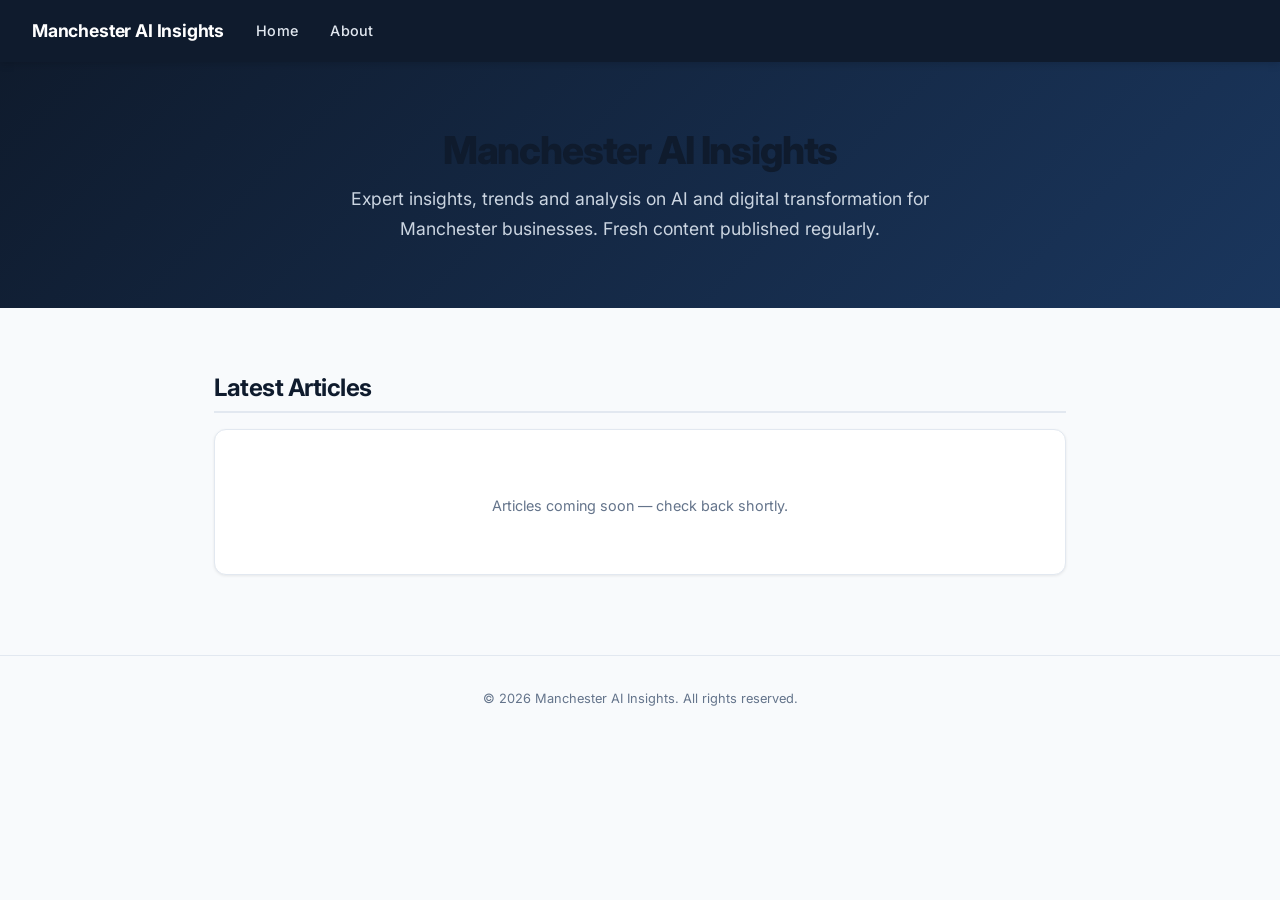
<file: index.html>
<!DOCTYPE html>
<html lang="en-GB">
<head>
  <meta charset="UTF-8"><meta name="viewport" content="width=device-width, initial-scale=1.0">
  <meta name="description" content="Manchester AI Insights — Expert insights on AI and digital transformation for Manchester businesses. Curated articles, analysis, and trends.">
  <title>Manchester AI Insights — AI and digital transformation for Manchester businesses Insights</title>
  <link rel="preconnect" href="https://fonts.googleapis.com">
  <link href="https://fonts.googleapis.com/css2?family=Inter:wght@400;500;600;700;800&display=swap" rel="stylesheet">
  <link rel="stylesheet" href="style.css">
</head>
<body>
  <nav><span class="brand">Manchester AI Insights</span> <a href="index.html">Home</a> <a href="about.html">About</a></nav>
  <div class="hero"><h1>Manchester AI Insights</h1><p>Expert insights, trends and analysis on AI and digital transformation for Manchester businesses. Fresh content published regularly.</p></div>
  <main>
    <h2>Latest Articles</h2>
    <div class="posts-list">
      <div class="post-card"><p style="color:var(--muted);text-align:center;padding:2rem 0">Articles coming soon — check back shortly.</p></div>
    </div>
  </main>
  <footer>&copy; 2026 Manchester AI Insights. All rights reserved.</footer>
</body></html>
</file>
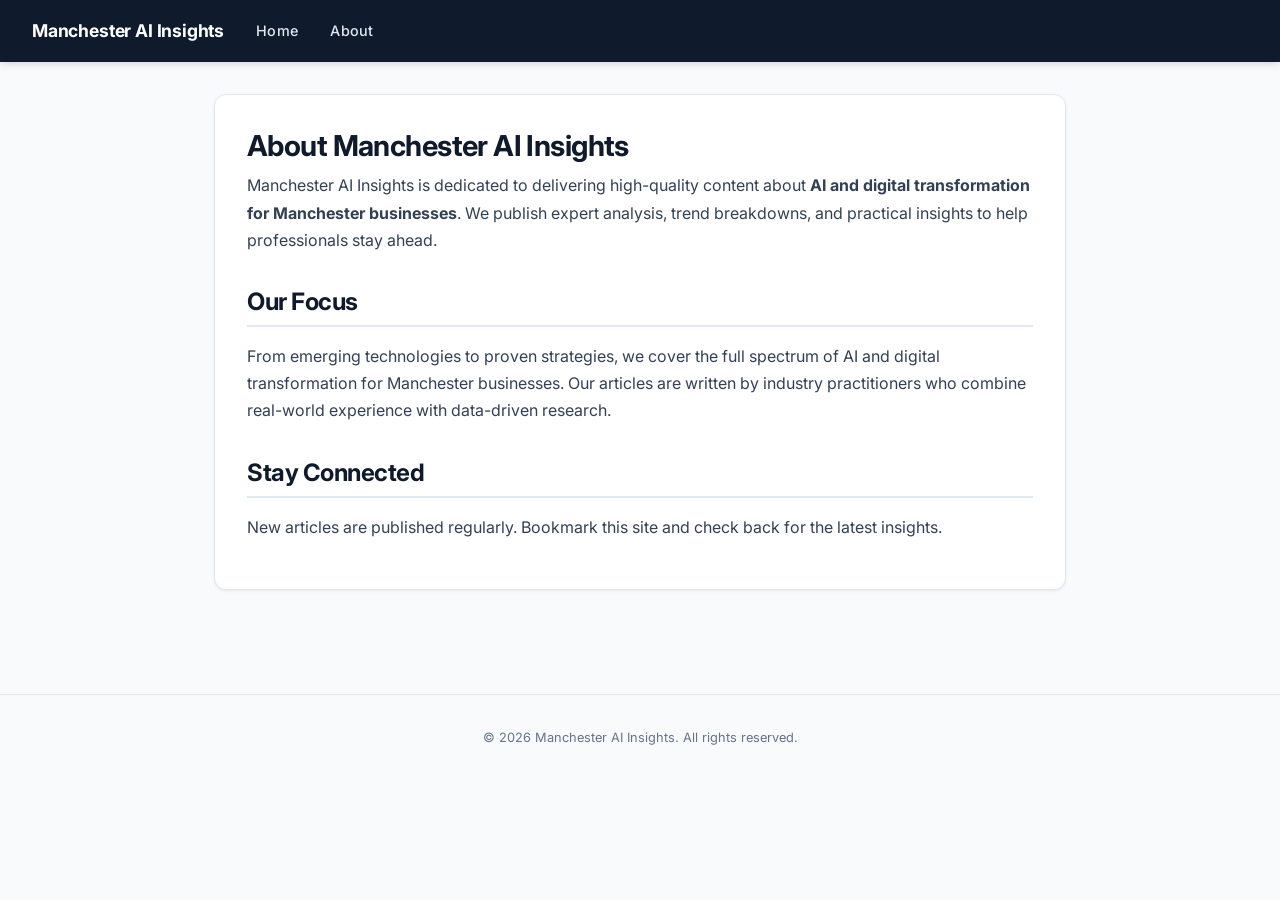
<file: about.html>
<!DOCTYPE html>
<html lang="en-GB">
<head>
  <meta charset="UTF-8"><meta name="viewport" content="width=device-width, initial-scale=1.0">
  <meta name="description" content="About Manchester AI Insights — our mission to provide quality AI and digital transformation for Manchester businesses insights.">
  <title>About — Manchester AI Insights</title>
  <link rel="preconnect" href="https://fonts.googleapis.com">
  <link href="https://fonts.googleapis.com/css2?family=Inter:wght@400;500;600;700;800&display=swap" rel="stylesheet">
  <link rel="stylesheet" href="style.css">
</head>
<body>
  <nav><span class="brand">Manchester AI Insights</span> <a href="index.html">Home</a> <a href="about.html">About</a></nav>
  <main><article>
    <h1>About Manchester AI Insights</h1>
    <p>Manchester AI Insights is dedicated to delivering high-quality content about <strong>AI and digital transformation for Manchester businesses</strong>. We publish expert analysis, trend breakdowns, and practical insights to help professionals stay ahead.</p>
    <h2>Our Focus</h2>
    <p>From emerging technologies to proven strategies, we cover the full spectrum of AI and digital transformation for Manchester businesses. Our articles are written by industry practitioners who combine real-world experience with data-driven research.</p>
    <h2>Stay Connected</h2>
    <p>New articles are published regularly. Bookmark this site and check back for the latest insights.</p>
  </article></main>
  <footer>&copy; 2026 Manchester AI Insights. All rights reserved.</footer>
</body></html>
</file>
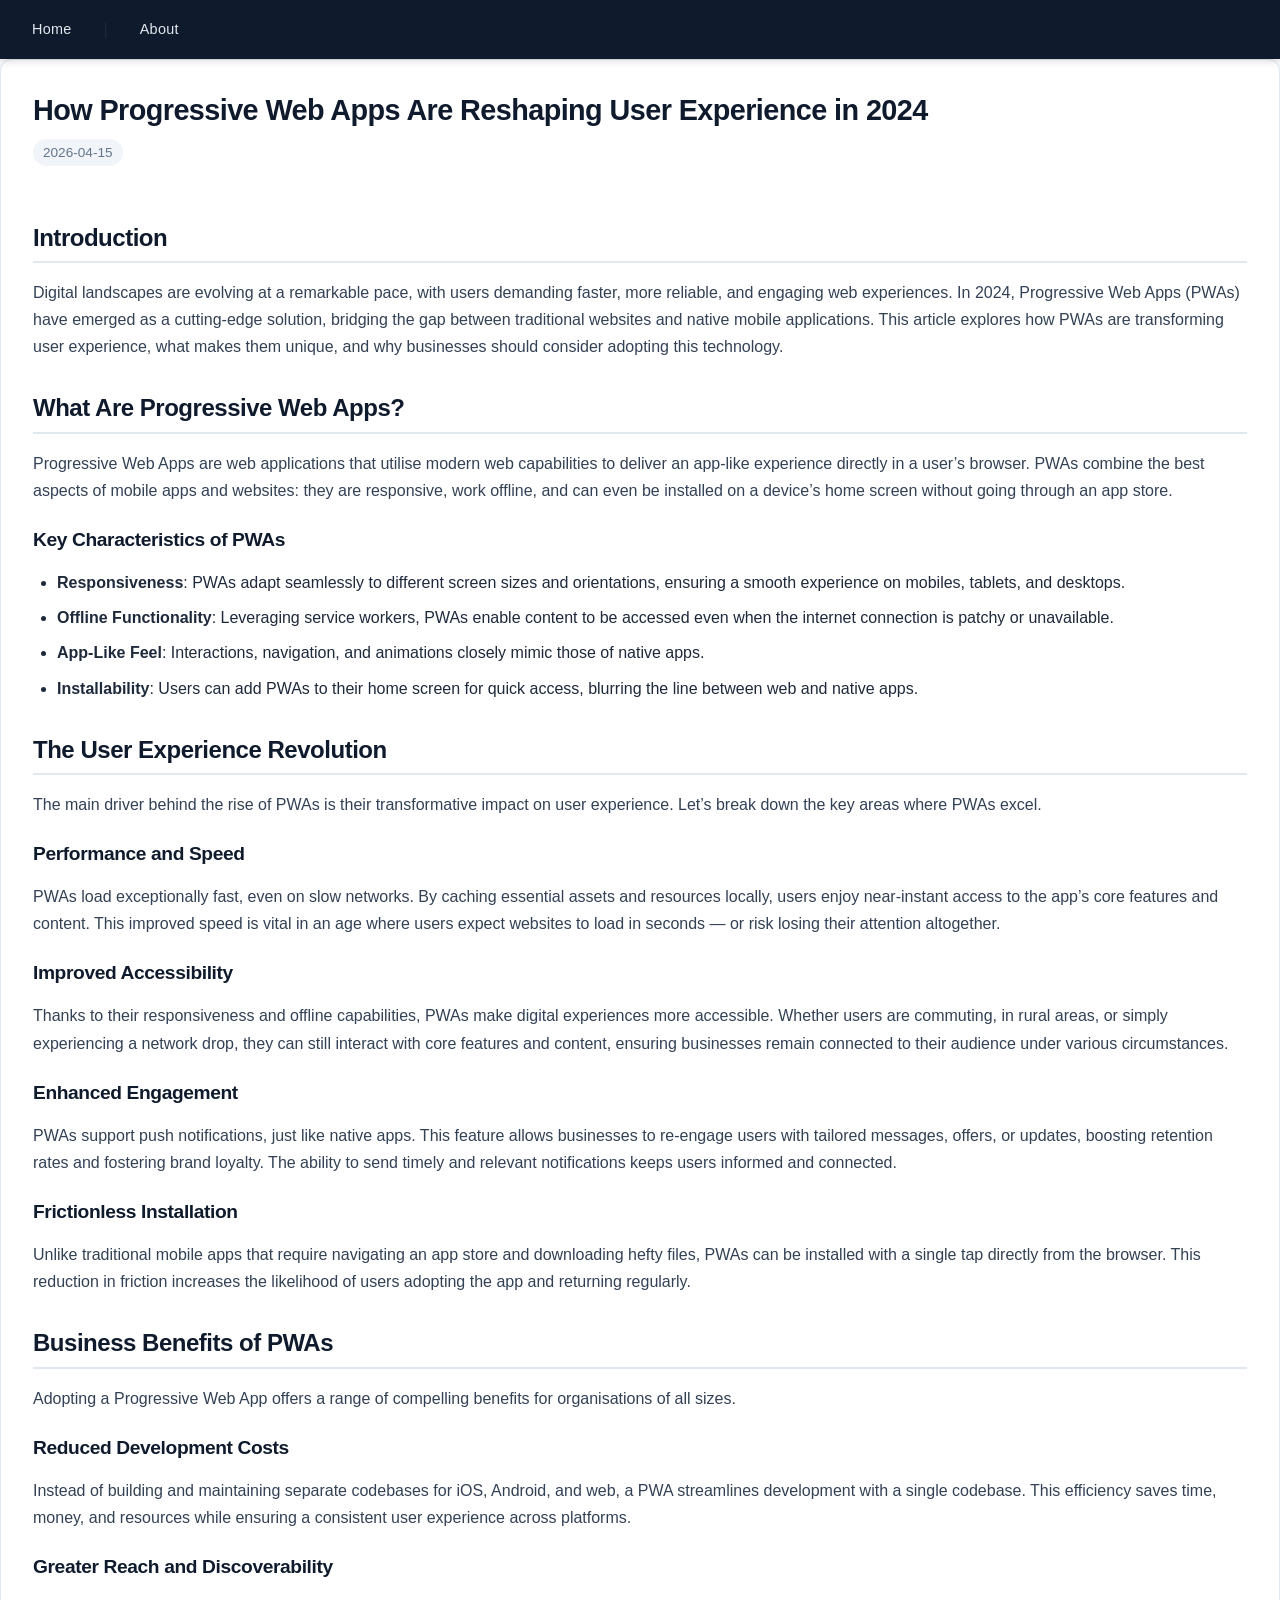
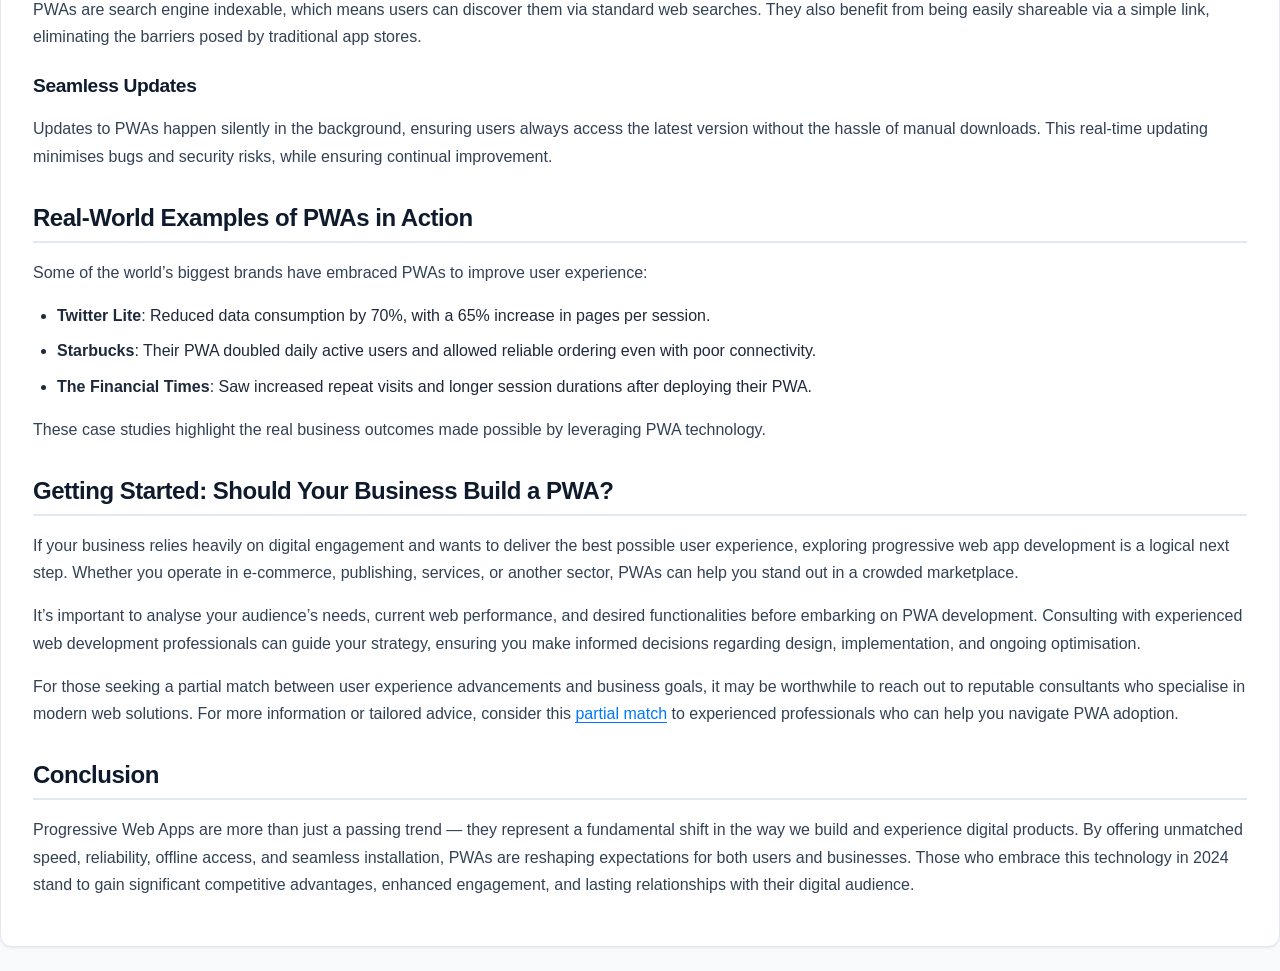
<file: posts/2026-04-15-how-progressive-web-apps-are-reshaping-user-experience-in-2024.html>
<!DOCTYPE html>
<html lang="en-GB">
<head>
  <meta charset="UTF-8">
  <meta name="viewport" content="width=device-width, initial-scale=1.0">
  <title>How Progressive Web Apps Are Reshaping User Experience in 2024</title>
  <link rel="stylesheet" href="../style.css">
</head>
<body>
  <nav><a href="../index.html">Home</a> | <a href="../about.html">About</a></nav>
  <article>
    <h1>How Progressive Web Apps Are Reshaping User Experience in 2024</h1>
    <time datetime="2026-04-15">2026-04-15</time>
    <h2>Introduction</h2></p>
<p>Digital landscapes are evolving at a remarkable pace, with users demanding faster, more reliable, and engaging web experiences. In 2024, Progressive Web Apps (PWAs) have emerged as a cutting-edge solution, bridging the gap between traditional websites and native mobile applications. This article explores how PWAs are transforming user experience, what makes them unique, and why businesses should consider adopting this technology.</p>
<p><h2>What Are Progressive Web Apps?</h2></p>
<p>Progressive Web Apps are web applications that utilise modern web capabilities to deliver an app-like experience directly in a user’s browser. PWAs combine the best aspects of mobile apps and websites: they are responsive, work offline, and can even be installed on a device’s home screen without going through an app store.</p>
<p><h3>Key Characteristics of PWAs</h3></p>
<p><ul><li><strong>Responsiveness</strong>: PWAs adapt seamlessly to different screen sizes and orientations, ensuring a smooth experience on mobiles, tablets, and desktops.</li>
<li><strong>Offline Functionality</strong>: Leveraging service workers, PWAs enable content to be accessed even when the internet connection is patchy or unavailable.</li>
<li><strong>App-Like Feel</strong>: Interactions, navigation, and animations closely mimic those of native apps.</li>
<li><strong>Installability</strong>: Users can add PWAs to their home screen for quick access, blurring the line between web and native apps.</li></ul></p>
<p><h2>The User Experience Revolution</h2></p>
<p>The main driver behind the rise of PWAs is their transformative impact on user experience. Let’s break down the key areas where PWAs excel.</p>
<p><h3>Performance and Speed</h3></p>
<p>PWAs load exceptionally fast, even on slow networks. By caching essential assets and resources locally, users enjoy near-instant access to the app’s core features and content. This improved speed is vital in an age where users expect websites to load in seconds — or risk losing their attention altogether.</p>
<p><h3>Improved Accessibility</h3></p>
<p>Thanks to their responsiveness and offline capabilities, PWAs make digital experiences more accessible. Whether users are commuting, in rural areas, or simply experiencing a network drop, they can still interact with core features and content, ensuring businesses remain connected to their audience under various circumstances.</p>
<p><h3>Enhanced Engagement</h3></p>
<p>PWAs support push notifications, just like native apps. This feature allows businesses to re-engage users with tailored messages, offers, or updates, boosting retention rates and fostering brand loyalty. The ability to send timely and relevant notifications keeps users informed and connected.</p>
<p><h3>Frictionless Installation</h3></p>
<p>Unlike traditional mobile apps that require navigating an app store and downloading hefty files, PWAs can be installed with a single tap directly from the browser. This reduction in friction increases the likelihood of users adopting the app and returning regularly.</p>
<p><h2>Business Benefits of PWAs</h2></p>
<p>Adopting a Progressive Web App offers a range of compelling benefits for organisations of all sizes.</p>
<p><h3>Reduced Development Costs</h3></p>
<p>Instead of building and maintaining separate codebases for iOS, Android, and web, a PWA streamlines development with a single codebase. This efficiency saves time, money, and resources while ensuring a consistent user experience across platforms.</p>
<p><h3>Greater Reach and Discoverability</h3></p>
<p>PWAs are search engine indexable, which means users can discover them via standard web searches. They also benefit from being easily shareable via a simple link, eliminating the barriers posed by traditional app stores.</p>
<p><h3>Seamless Updates</h3></p>
<p>Updates to PWAs happen silently in the background, ensuring users always access the latest version without the hassle of manual downloads. This real-time updating minimises bugs and security risks, while ensuring continual improvement.</p>
<p><h2>Real-World Examples of PWAs in Action</h2></p>
<p>Some of the world’s biggest brands have embraced PWAs to improve user experience:</p>
<p><ul><li><strong>Twitter Lite</strong>: Reduced data consumption by 70%, with a 65% increase in pages per session.</li>
<li><strong>Starbucks</strong>: Their PWA doubled daily active users and allowed reliable ordering even with poor connectivity.</li>
<li><strong>The Financial Times</strong>: Saw increased repeat visits and longer session durations after deploying their PWA.</li></ul></p>
<p>These case studies highlight the real business outcomes made possible by leveraging PWA technology.</p>
<p><h2>Getting Started: Should Your Business Build a PWA?</h2></p>
<p>If your business relies heavily on digital engagement and wants to deliver the best possible user experience, exploring progressive web app development is a logical next step. Whether you operate in e-commerce, publishing, services, or another sector, PWAs can help you stand out in a crowded marketplace.</p>
<p>It’s important to analyse your audience’s needs, current web performance, and desired functionalities before embarking on PWA development. Consulting with experienced web development professionals can guide your strategy, ensuring you make informed decisions regarding design, implementation, and ongoing optimisation.</p>
<p>For those seeking a partial match between user experience advancements and business goals, it may be worthwhile to reach out to reputable consultants who specialise in modern web solutions. For more information or tailored advice, consider this <a href="https://debutwebconsultants.co.uk/contact?utm_source=owned_site&utm_medium=referral&utm_campaign=lp_4&utm_content=article_2">partial match</a> to experienced professionals who can help you navigate PWA adoption.</p>
<p><h2>Conclusion</h2></p>
<p>Progressive Web Apps are more than just a passing trend — they represent a fundamental shift in the way we build and experience digital products. By offering unmatched speed, reliability, offline access, and seamless installation, PWAs are reshaping expectations for both users and businesses. Those who embrace this technology in 2024 stand to gain significant competitive advantages, enhanced engagement, and lasting relationships with their digital audience.</p>
  </article>
</body>
</html>
</file>
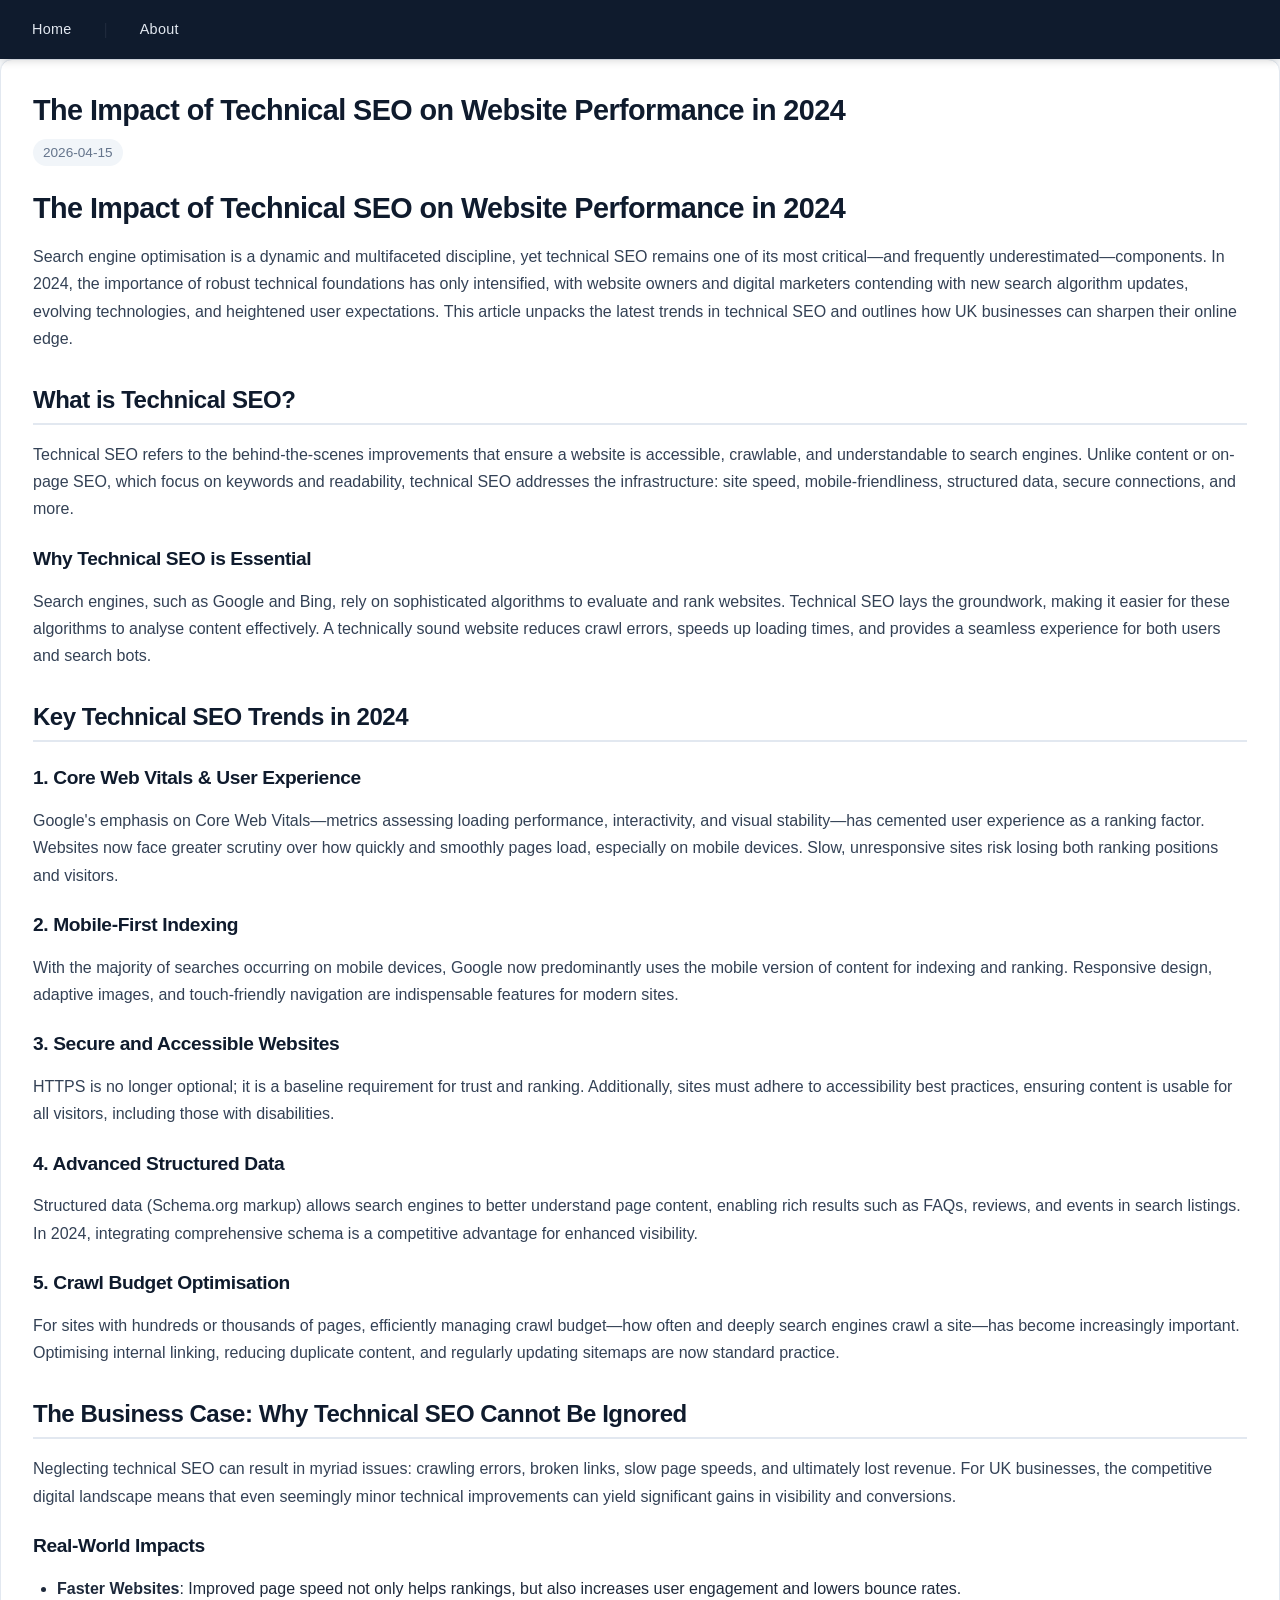
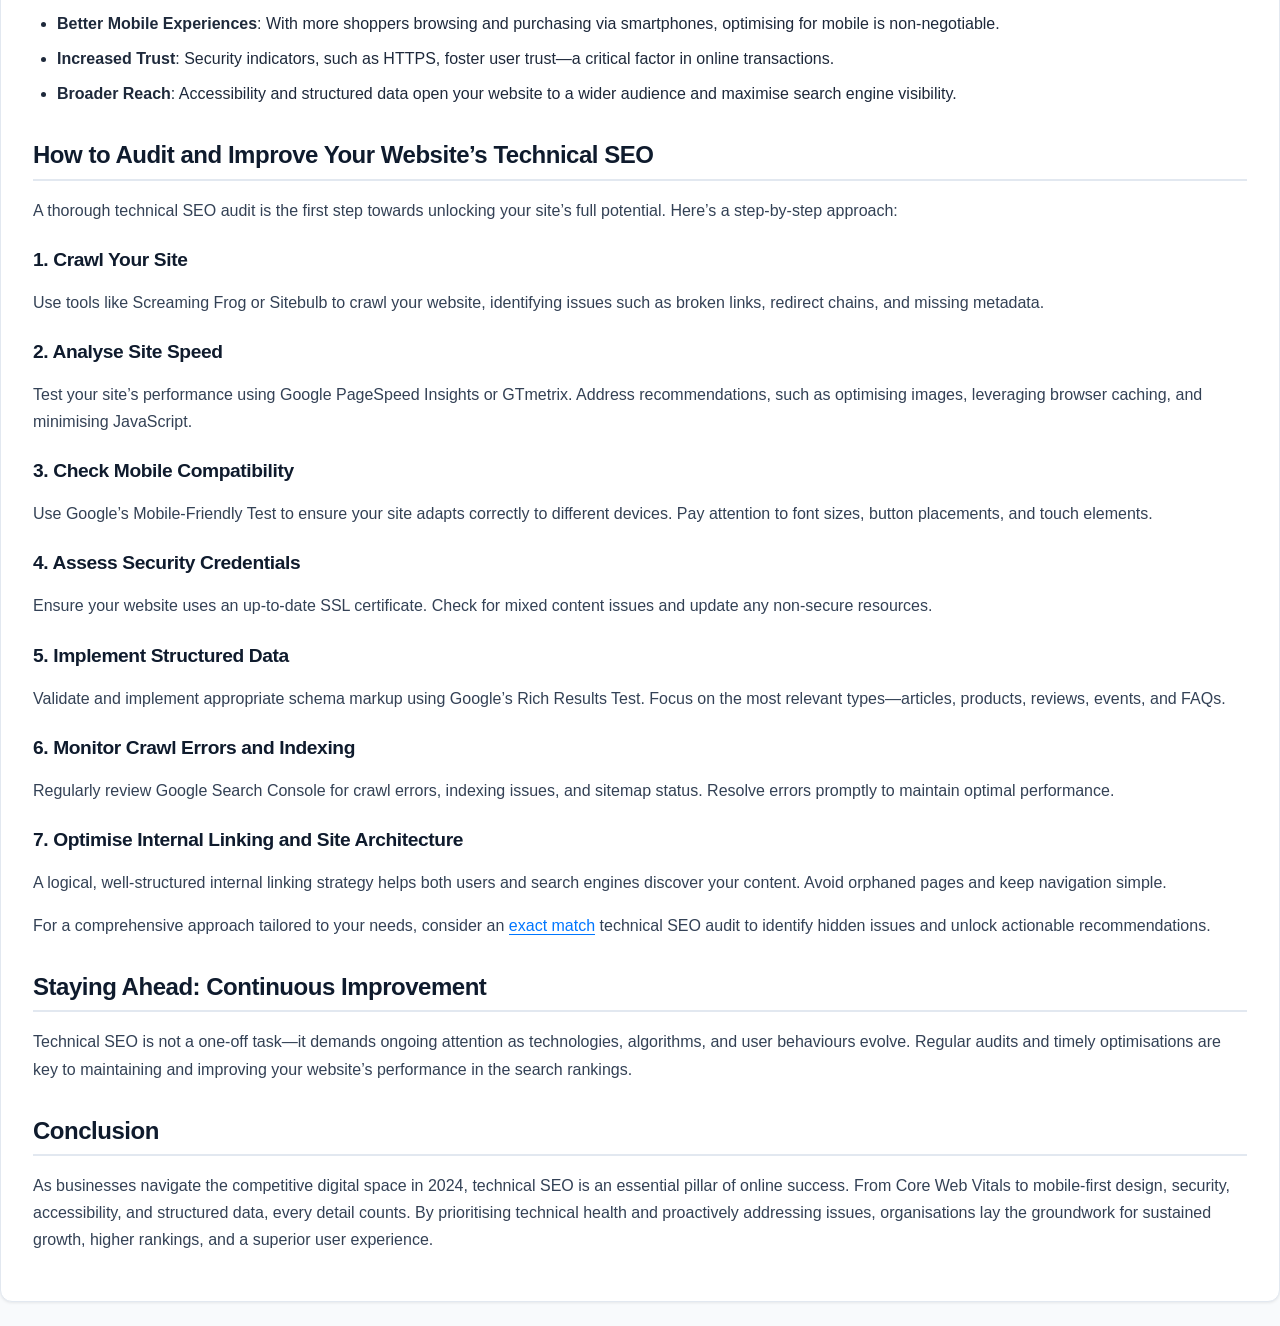
<file: posts/2026-04-15-the-impact-of-technical-seo-on-website-performance-in-2024.html>
<!DOCTYPE html>
<html lang="en-GB">
<head>
  <meta charset="UTF-8">
  <meta name="viewport" content="width=device-width, initial-scale=1.0">
  <title>The Impact of Technical SEO on Website Performance in 2024</title>
  <link rel="stylesheet" href="../style.css">
</head>
<body>
  <nav><a href="../index.html">Home</a> | <a href="../about.html">About</a></nav>
  <article>
    <h1>The Impact of Technical SEO on Website Performance in 2024</h1>
    <time datetime="2026-04-15">2026-04-15</time>
    <h1>The Impact of Technical SEO on Website Performance in 2024</h1></p>
<p>Search engine optimisation is a dynamic and multifaceted discipline, yet technical SEO remains one of its most critical—and frequently underestimated—components. In 2024, the importance of robust technical foundations has only intensified, with website owners and digital marketers contending with new search algorithm updates, evolving technologies, and heightened user expectations. This article unpacks the latest trends in technical SEO and outlines how UK businesses can sharpen their online edge.</p>
<p><h2>What is Technical SEO?</h2></p>
<p>Technical SEO refers to the behind-the-scenes improvements that ensure a website is accessible, crawlable, and understandable to search engines. Unlike content or on-page SEO, which focus on keywords and readability, technical SEO addresses the infrastructure: site speed, mobile-friendliness, structured data, secure connections, and more.</p>
<p><h3>Why Technical SEO is Essential</h3></p>
<p>Search engines, such as Google and Bing, rely on sophisticated algorithms to evaluate and rank websites. Technical SEO lays the groundwork, making it easier for these algorithms to analyse content effectively. A technically sound website reduces crawl errors, speeds up loading times, and provides a seamless experience for both users and search bots.</p>
<p><h2>Key Technical SEO Trends in 2024</h2></p>
<p><h3>1. Core Web Vitals & User Experience</h3></p>
<p>Google's emphasis on Core Web Vitals—metrics assessing loading performance, interactivity, and visual stability—has cemented user experience as a ranking factor. Websites now face greater scrutiny over how quickly and smoothly pages load, especially on mobile devices. Slow, unresponsive sites risk losing both ranking positions and visitors.</p>
<p><h3>2. Mobile-First Indexing</h3></p>
<p>With the majority of searches occurring on mobile devices, Google now predominantly uses the mobile version of content for indexing and ranking. Responsive design, adaptive images, and touch-friendly navigation are indispensable features for modern sites.</p>
<p><h3>3. Secure and Accessible Websites</h3></p>
<p>HTTPS is no longer optional; it is a baseline requirement for trust and ranking. Additionally, sites must adhere to accessibility best practices, ensuring content is usable for all visitors, including those with disabilities.</p>
<p><h3>4. Advanced Structured Data</h3></p>
<p>Structured data (Schema.org markup) allows search engines to better understand page content, enabling rich results such as FAQs, reviews, and events in search listings. In 2024, integrating comprehensive schema is a competitive advantage for enhanced visibility.</p>
<p><h3>5. Crawl Budget Optimisation</h3></p>
<p>For sites with hundreds or thousands of pages, efficiently managing crawl budget—how often and deeply search engines crawl a site—has become increasingly important. Optimising internal linking, reducing duplicate content, and regularly updating sitemaps are now standard practice.</p>
<p><h2>The Business Case: Why Technical SEO Cannot Be Ignored</h2></p>
<p>Neglecting technical SEO can result in myriad issues: crawling errors, broken links, slow page speeds, and ultimately lost revenue. For UK businesses, the competitive digital landscape means that even seemingly minor technical improvements can yield significant gains in visibility and conversions.</p>
<p><h3>Real-World Impacts</h3></p>
<p><ul><li><strong>Faster Websites</strong>: Improved page speed not only helps rankings, but also increases user engagement and lowers bounce rates.</li>
<li><strong>Better Mobile Experiences</strong>: With more shoppers browsing and purchasing via smartphones, optimising for mobile is non-negotiable.</li>
<li><strong>Increased Trust</strong>: Security indicators, such as HTTPS, foster user trust—a critical factor in online transactions.</li>
<li><strong>Broader Reach</strong>: Accessibility and structured data open your website to a wider audience and maximise search engine visibility.</li></ul></p>
<p><h2>How to Audit and Improve Your Website’s Technical SEO</h2></p>
<p>A thorough technical SEO audit is the first step towards unlocking your site’s full potential. Here’s a step-by-step approach:</p>
<p><h3>1. Crawl Your Site</h3></p>
<p>Use tools like Screaming Frog or Sitebulb to crawl your website, identifying issues such as broken links, redirect chains, and missing metadata.</p>
<p><h3>2. Analyse Site Speed</h3></p>
<p>Test your site’s performance using Google PageSpeed Insights or GTmetrix. Address recommendations, such as optimising images, leveraging browser caching, and minimising JavaScript.</p>
<p><h3>3. Check Mobile Compatibility</h3></p>
<p>Use Google’s Mobile-Friendly Test to ensure your site adapts correctly to different devices. Pay attention to font sizes, button placements, and touch elements.</p>
<p><h3>4. Assess Security Credentials</h3></p>
<p>Ensure your website uses an up-to-date SSL certificate. Check for mixed content issues and update any non-secure resources.</p>
<p><h3>5. Implement Structured Data</h3></p>
<p>Validate and implement appropriate schema markup using Google’s Rich Results Test. Focus on the most relevant types—articles, products, reviews, events, and FAQs.</p>
<p><h3>6. Monitor Crawl Errors and Indexing</h3></p>
<p>Regularly review Google Search Console for crawl errors, indexing issues, and sitemap status. Resolve errors promptly to maintain optimal performance.</p>
<p><h3>7. Optimise Internal Linking and Site Architecture</h3></p>
<p>A logical, well-structured internal linking strategy helps both users and search engines discover your content. Avoid orphaned pages and keep navigation simple.</p>
<p>For a comprehensive approach tailored to your needs, consider an <strong><a href="https://debutwebconsultants.co.uk/seo-audit?utm_source=owned_site&utm_medium=referral&utm_campaign=lp_4&utm_content=article_1">exact match</a></strong> technical SEO audit to identify hidden issues and unlock actionable recommendations.</p>
<p><h2>Staying Ahead: Continuous Improvement</h2></p>
<p>Technical SEO is not a one-off task—it demands ongoing attention as technologies, algorithms, and user behaviours evolve. Regular audits and timely optimisations are key to maintaining and improving your website’s performance in the search rankings.</p>
<p><h2>Conclusion</h2></p>
<p>As businesses navigate the competitive digital space in 2024, technical SEO is an essential pillar of online success. From Core Web Vitals to mobile-first design, security, accessibility, and structured data, every detail counts. By prioritising technical health and proactively addressing issues, organisations lay the groundwork for sustained growth, higher rankings, and a superior user experience.
</p>
  </article>
</body>
</html>
</file>
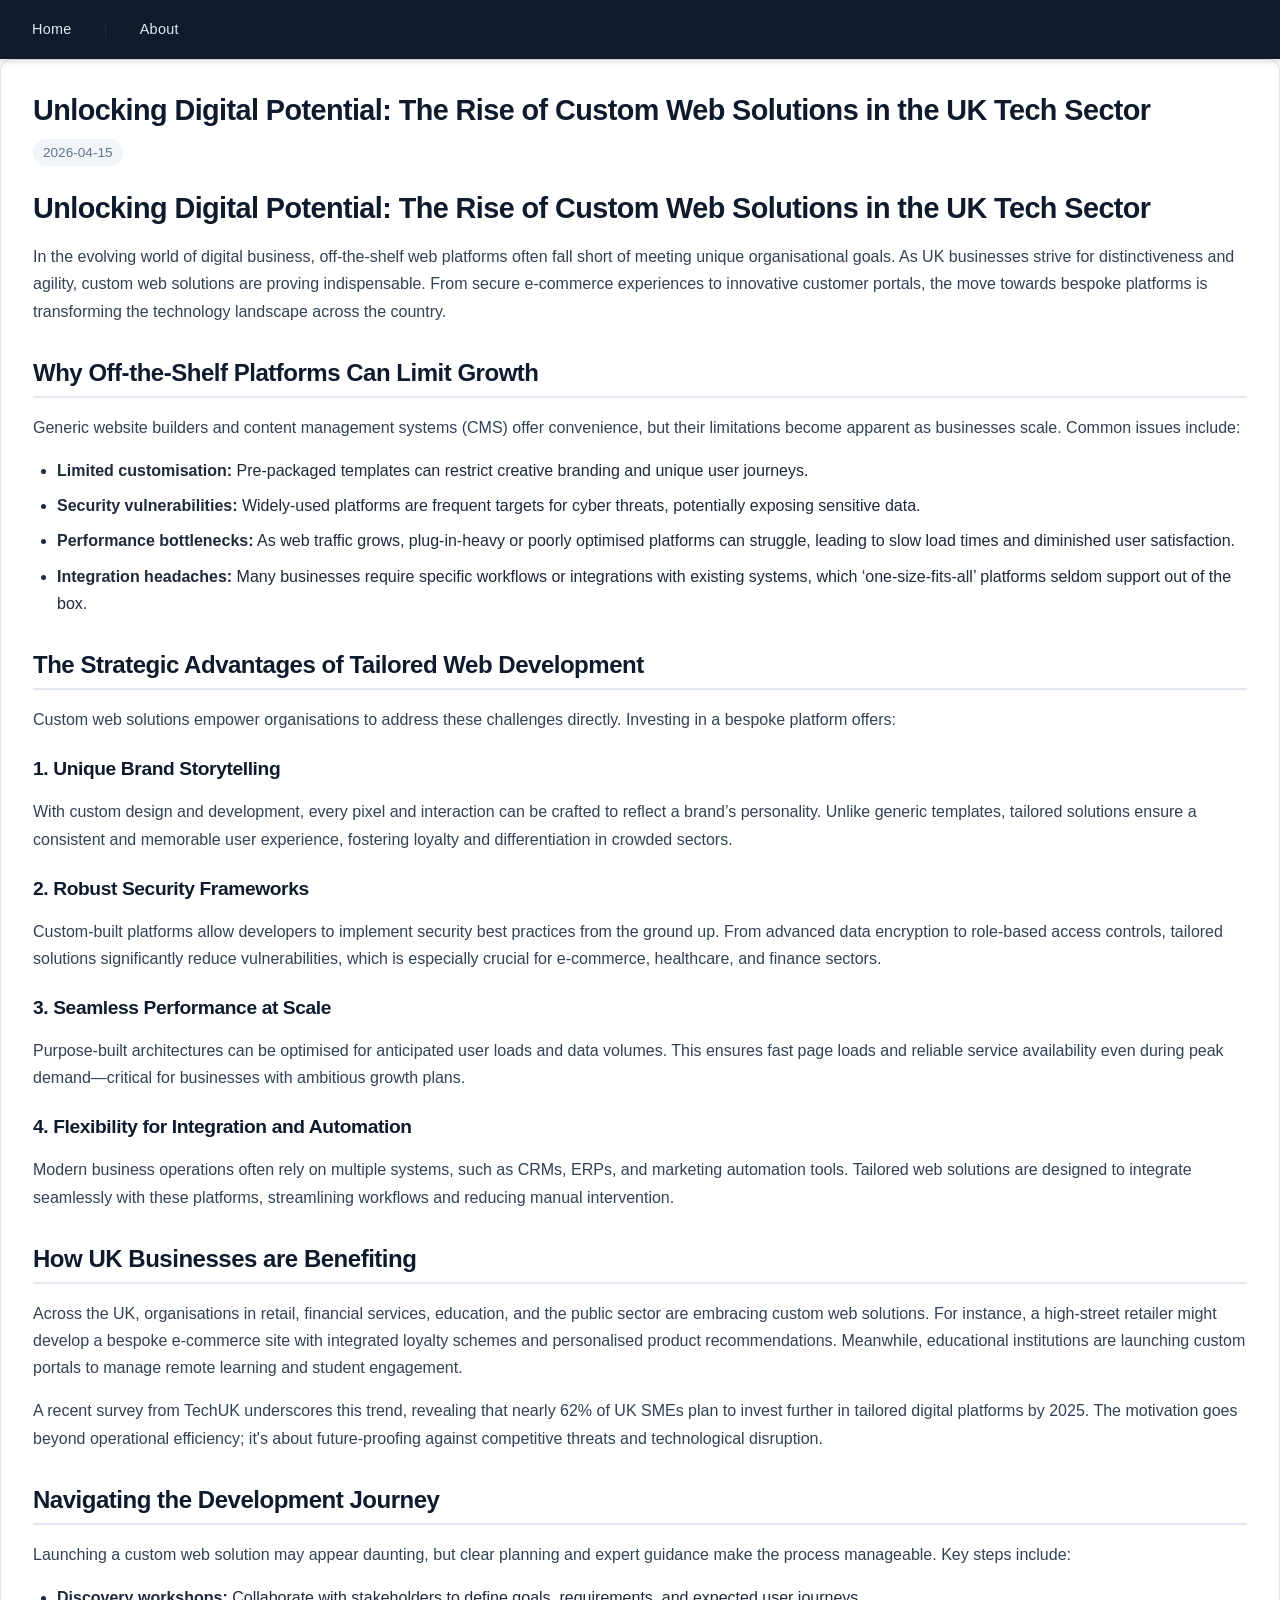
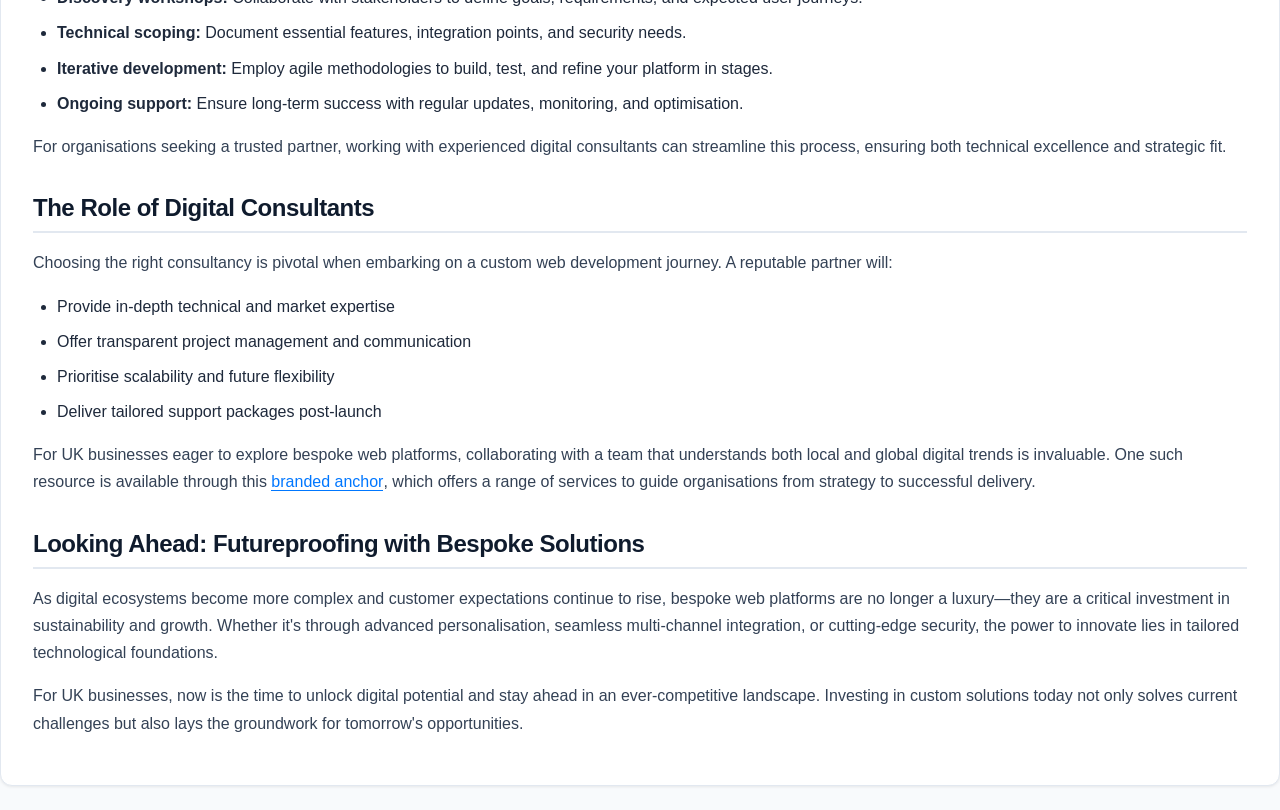
<file: posts/2026-04-15-unlocking-digital-potential-the-rise-of-custom-web-solutions-in-the-uk-tech-sector.html>
<!DOCTYPE html>
<html lang="en-GB">
<head>
  <meta charset="UTF-8">
  <meta name="viewport" content="width=device-width, initial-scale=1.0">
  <title>Unlocking Digital Potential: The Rise of Custom Web Solutions in the UK Tech Sector</title>
  <link rel="stylesheet" href="../style.css">
</head>
<body>
  <nav><a href="../index.html">Home</a> | <a href="../about.html">About</a></nav>
  <article>
    <h1>Unlocking Digital Potential: The Rise of Custom Web Solutions in the UK Tech Sector</h1>
    <time datetime="2026-04-15">2026-04-15</time>
    <h1>Unlocking Digital Potential: The Rise of Custom Web Solutions in the UK Tech Sector</h1></p>
<p>In the evolving world of digital business, off-the-shelf web platforms often fall short of meeting unique organisational goals. As UK businesses strive for distinctiveness and agility, custom web solutions are proving indispensable. From secure e-commerce experiences to innovative customer portals, the move towards bespoke platforms is transforming the technology landscape across the country.</p>
<p><h2>Why Off-the-Shelf Platforms Can Limit Growth</h2></p>
<p>Generic website builders and content management systems (CMS) offer convenience, but their limitations become apparent as businesses scale. Common issues include:</p>
<p><ul><li><strong>Limited customisation:</strong> Pre-packaged templates can restrict creative branding and unique user journeys.</li>
<li><strong>Security vulnerabilities:</strong> Widely-used platforms are frequent targets for cyber threats, potentially exposing sensitive data.</li>
<li><strong>Performance bottlenecks:</strong> As web traffic grows, plug-in-heavy or poorly optimised platforms can struggle, leading to slow load times and diminished user satisfaction.</li>
<li><strong>Integration headaches:</strong> Many businesses require specific workflows or integrations with existing systems, which ‘one-size-fits-all’ platforms seldom support out of the box.</li></ul></p>
<p><h2>The Strategic Advantages of Tailored Web Development</h2></p>
<p>Custom web solutions empower organisations to address these challenges directly. Investing in a bespoke platform offers:</p>
<p><h3>1. Unique Brand Storytelling</h3></p>
<p>With custom design and development, every pixel and interaction can be crafted to reflect a brand’s personality. Unlike generic templates, tailored solutions ensure a consistent and memorable user experience, fostering loyalty and differentiation in crowded sectors.</p>
<p><h3>2. Robust Security Frameworks</h3></p>
<p>Custom-built platforms allow developers to implement security best practices from the ground up. From advanced data encryption to role-based access controls, tailored solutions significantly reduce vulnerabilities, which is especially crucial for e-commerce, healthcare, and finance sectors.</p>
<p><h3>3. Seamless Performance at Scale</h3></p>
<p>Purpose-built architectures can be optimised for anticipated user loads and data volumes. This ensures fast page loads and reliable service availability even during peak demand—critical for businesses with ambitious growth plans.</p>
<p><h3>4. Flexibility for Integration and Automation</h3></p>
<p>Modern business operations often rely on multiple systems, such as CRMs, ERPs, and marketing automation tools. Tailored web solutions are designed to integrate seamlessly with these platforms, streamlining workflows and reducing manual intervention.</p>
<p><h2>How UK Businesses are Benefiting</h2></p>
<p>Across the UK, organisations in retail, financial services, education, and the public sector are embracing custom web solutions. For instance, a high-street retailer might develop a bespoke e-commerce site with integrated loyalty schemes and personalised product recommendations. Meanwhile, educational institutions are launching custom portals to manage remote learning and student engagement.</p>
<p>A recent survey from TechUK underscores this trend, revealing that nearly 62% of UK SMEs plan to invest further in tailored digital platforms by 2025. The motivation goes beyond operational efficiency; it's about future-proofing against competitive threats and technological disruption.</p>
<p><h2>Navigating the Development Journey</h2></p>
<p>Launching a custom web solution may appear daunting, but clear planning and expert guidance make the process manageable. Key steps include:</p>
<p><ul><li><strong>Discovery workshops:</strong> Collaborate with stakeholders to define goals, requirements, and expected user journeys.</li>
<li><strong>Technical scoping:</strong> Document essential features, integration points, and security needs.</li>
<li><strong>Iterative development:</strong> Employ agile methodologies to build, test, and refine your platform in stages.</li>
<li><strong>Ongoing support:</strong> Ensure long-term success with regular updates, monitoring, and optimisation.</li></ul></p>
<p>For organisations seeking a trusted partner, working with experienced digital consultants can streamline this process, ensuring both technical excellence and strategic fit.</p>
<p><h2>The Role of Digital Consultants</h2></p>
<p>Choosing the right consultancy is pivotal when embarking on a custom web development journey. A reputable partner will:</p>
<p><ul><li>Provide in-depth technical and market expertise</li>
<li>Offer transparent project management and communication</li>
<li>Prioritise scalability and future flexibility</li>
<li>Deliver tailored support packages post-launch</li></ul></p>
<p>For UK businesses eager to explore bespoke web platforms, collaborating with a team that understands both local and global digital trends is invaluable. One such resource is available through this <a href="https://debutwebconsultants.co.uk/services?utm_source=owned_site&utm_medium=referral&utm_campaign=lp_4&utm_content=article_3">branded anchor</a>, which offers a range of services to guide organisations from strategy to successful delivery.</p>
<p><h2>Looking Ahead: Futureproofing with Bespoke Solutions</h2></p>
<p>As digital ecosystems become more complex and customer expectations continue to rise, bespoke web platforms are no longer a luxury—they are a critical investment in sustainability and growth. Whether it's through advanced personalisation, seamless multi-channel integration, or cutting-edge security, the power to innovate lies in tailored technological foundations.</p>
<p>For UK businesses, now is the time to unlock digital potential and stay ahead in an ever-competitive landscape. Investing in custom solutions today not only solves current challenges but also lays the groundwork for tomorrow's opportunities.</p>
  </article>
</body>
</html>
</file>
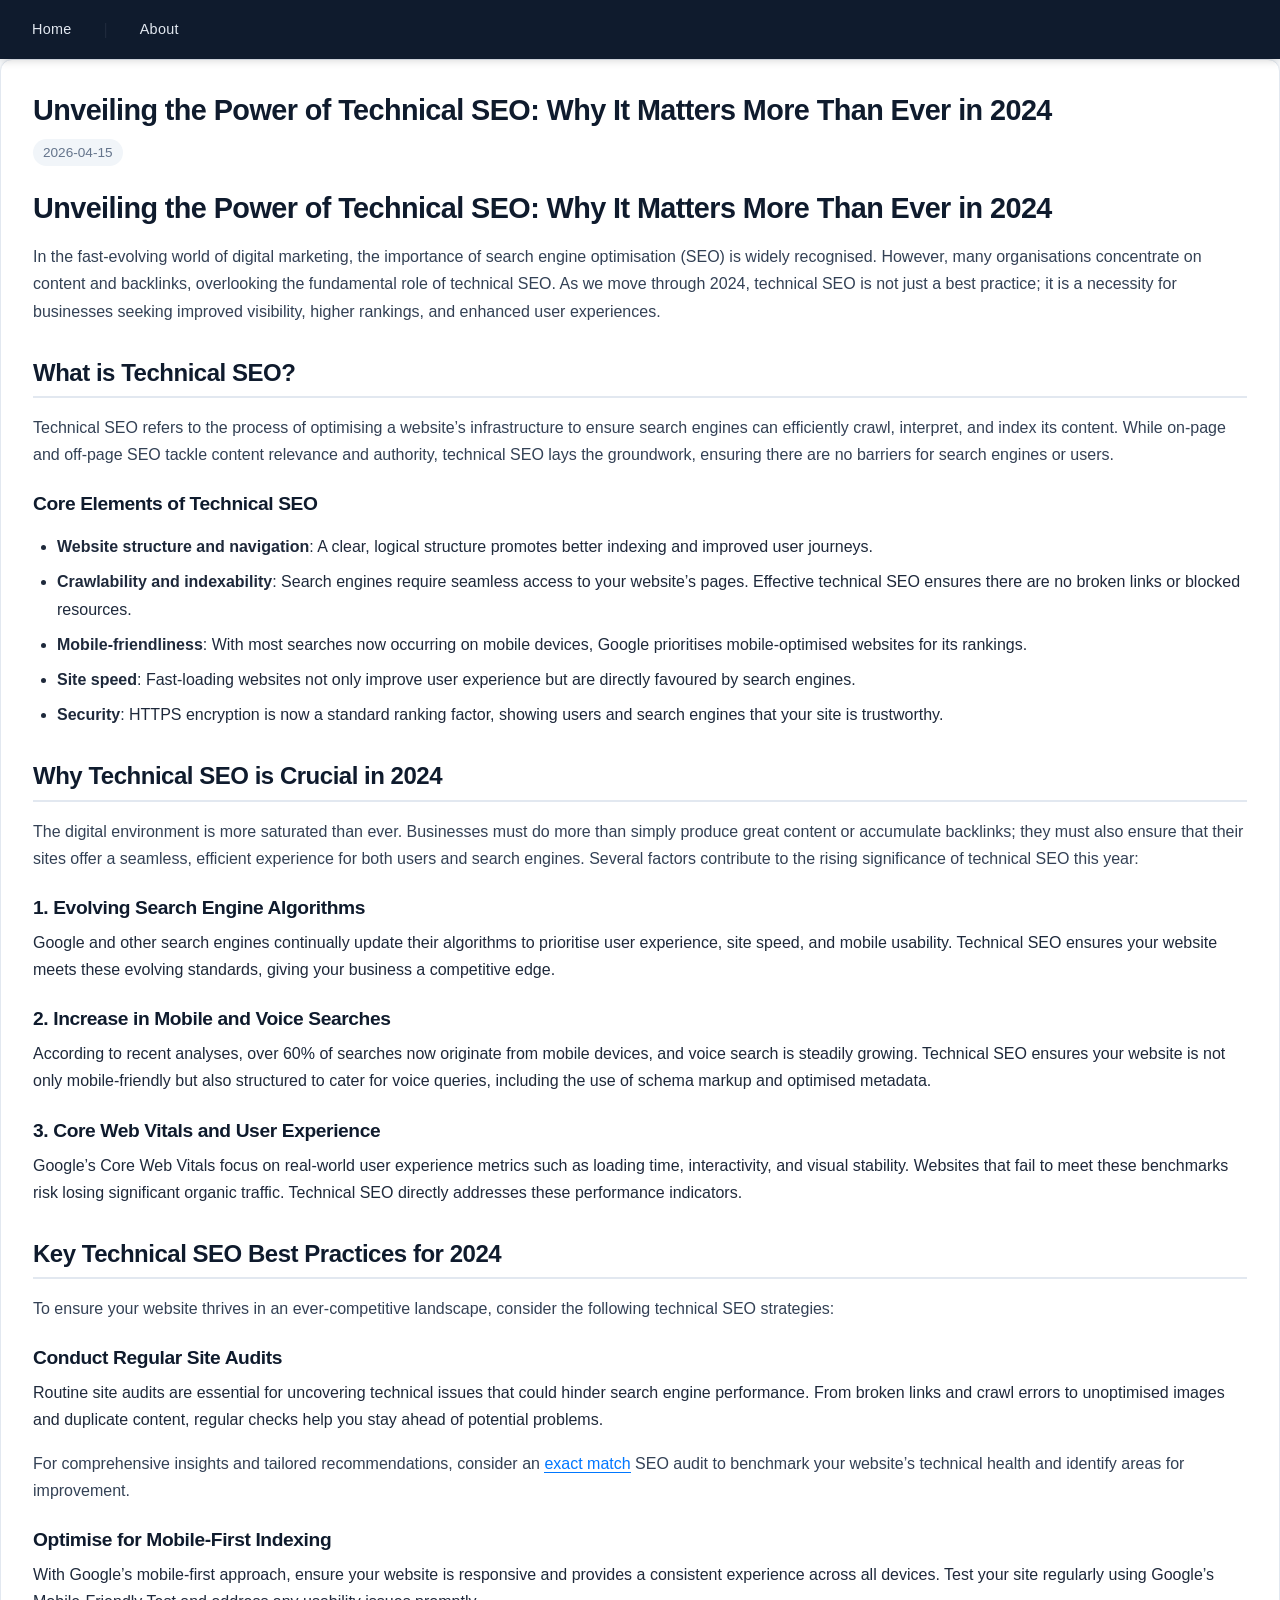
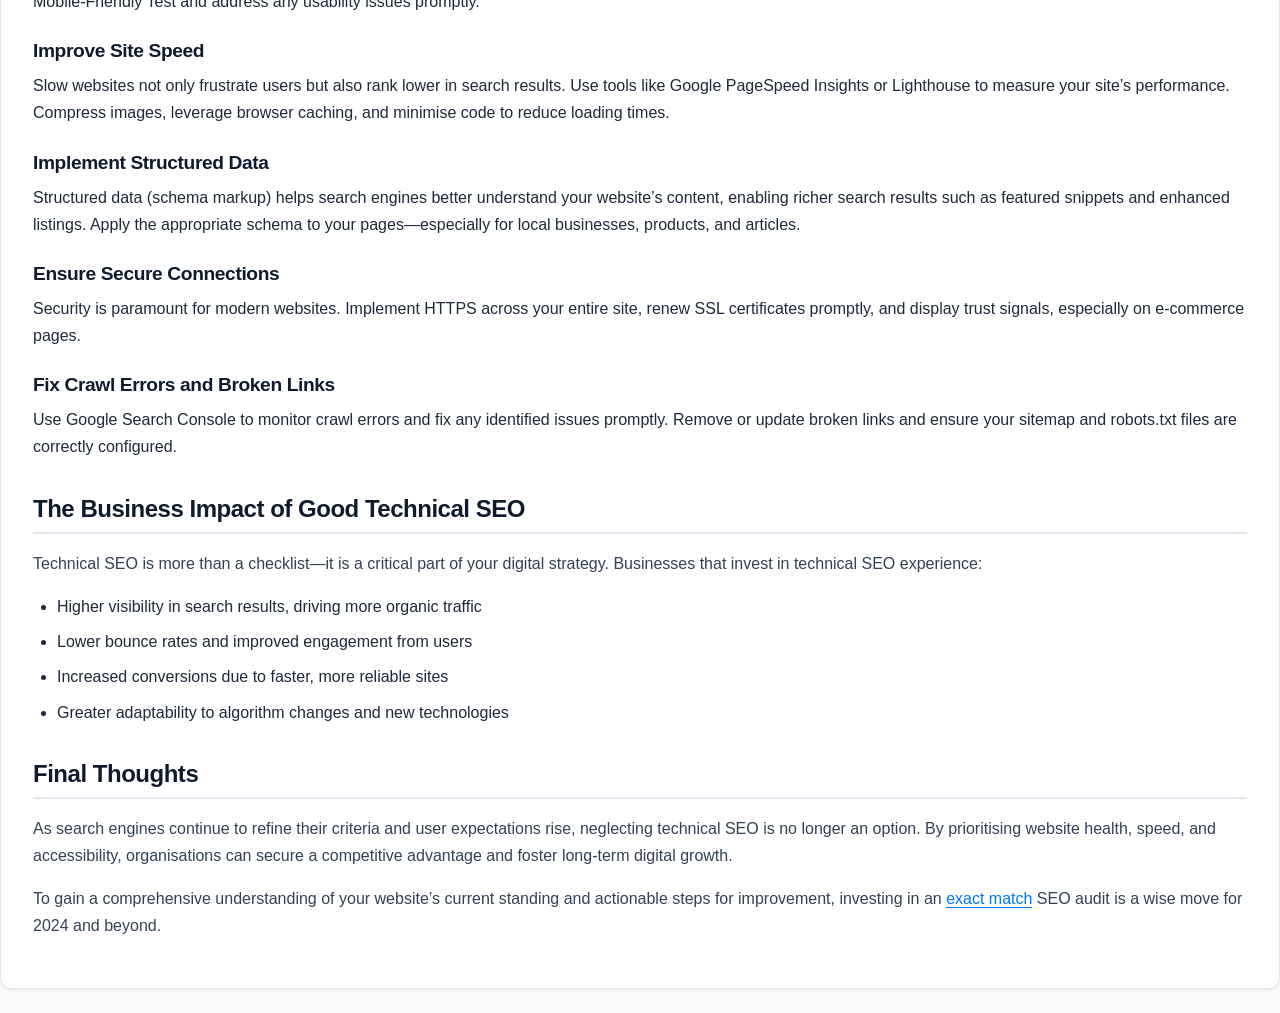
<file: posts/2026-04-15-unveiling-the-power-of-technical-seo-why-it-matters-more-than-ever-in-2024.html>
<!DOCTYPE html>
<html lang="en-GB">
<head>
  <meta charset="UTF-8">
  <meta name="viewport" content="width=device-width, initial-scale=1.0">
  <title>Unveiling the Power of Technical SEO: Why It Matters More Than Ever in 2024</title>
  <link rel="stylesheet" href="../style.css">
</head>
<body>
  <nav><a href="../index.html">Home</a> | <a href="../about.html">About</a></nav>
  <article>
    <h1>Unveiling the Power of Technical SEO: Why It Matters More Than Ever in 2024</h1>
    <time datetime="2026-04-15">2026-04-15</time>
    <h1>Unveiling the Power of Technical SEO: Why It Matters More Than Ever in 2024</h1></p>
<p>In the fast-evolving world of digital marketing, the importance of search engine optimisation (SEO) is widely recognised. However, many organisations concentrate on content and backlinks, overlooking the fundamental role of technical SEO. As we move through 2024, technical SEO is not just a best practice; it is a necessity for businesses seeking improved visibility, higher rankings, and enhanced user experiences.</p>
<p><h2>What is Technical SEO?</h2></p>
<p>Technical SEO refers to the process of optimising a website’s infrastructure to ensure search engines can efficiently crawl, interpret, and index its content. While on-page and off-page SEO tackle content relevance and authority, technical SEO lays the groundwork, ensuring there are no barriers for search engines or users.</p>
<p><h3>Core Elements of Technical SEO</h3>
<ul><li><strong>Website structure and navigation</strong>: A clear, logical structure promotes better indexing and improved user journeys.</li>
<li><strong>Crawlability and indexability</strong>: Search engines require seamless access to your website’s pages. Effective technical SEO ensures there are no broken links or blocked resources.</li>
<li><strong>Mobile-friendliness</strong>: With most searches now occurring on mobile devices, Google prioritises mobile-optimised websites for its rankings.</li>
<li><strong>Site speed</strong>: Fast-loading websites not only improve user experience but are directly favoured by search engines.</li>
<li><strong>Security</strong>: HTTPS encryption is now a standard ranking factor, showing users and search engines that your site is trustworthy.</li></ul></p>
<p><h2>Why Technical SEO is Crucial in 2024</h2></p>
<p>The digital environment is more saturated than ever. Businesses must do more than simply produce great content or accumulate backlinks; they must also ensure that their sites offer a seamless, efficient experience for both users and search engines. Several factors contribute to the rising significance of technical SEO this year:</p>
<p><h3>1. Evolving Search Engine Algorithms</h3>
Google and other search engines continually update their algorithms to prioritise user experience, site speed, and mobile usability. Technical SEO ensures your website meets these evolving standards, giving your business a competitive edge.</p>
<p><h3>2. Increase in Mobile and Voice Searches</h3>
According to recent analyses, over 60% of searches now originate from mobile devices, and voice search is steadily growing. Technical SEO ensures your website is not only mobile-friendly but also structured to cater for voice queries, including the use of schema markup and optimised metadata.</p>
<p><h3>3. Core Web Vitals and User Experience</h3>
Google’s Core Web Vitals focus on real-world user experience metrics such as loading time, interactivity, and visual stability. Websites that fail to meet these benchmarks risk losing significant organic traffic. Technical SEO directly addresses these performance indicators.</p>
<p><h2>Key Technical SEO Best Practices for 2024</h2></p>
<p>To ensure your website thrives in an ever-competitive landscape, consider the following technical SEO strategies:</p>
<p><h3>Conduct Regular Site Audits</h3>
Routine site audits are essential for uncovering technical issues that could hinder search engine performance. From broken links and crawl errors to unoptimised images and duplicate content, regular checks help you stay ahead of potential problems.</p>
<p>For comprehensive insights and tailored recommendations, consider an <a href="https://debutwebconsultants.co.uk/seo-audit?utm_source=owned_site&utm_medium=referral&utm_campaign=lp_3&utm_content=article_1">exact match</a> SEO audit to benchmark your website’s technical health and identify areas for improvement.</p>
<p><h3>Optimise for Mobile-First Indexing</h3>
With Google’s mobile-first approach, ensure your website is responsive and provides a consistent experience across all devices. Test your site regularly using Google’s Mobile-Friendly Test and address any usability issues promptly.</p>
<p><h3>Improve Site Speed</h3>
Slow websites not only frustrate users but also rank lower in search results. Use tools like Google PageSpeed Insights or Lighthouse to measure your site’s performance. Compress images, leverage browser caching, and minimise code to reduce loading times.</p>
<p><h3>Implement Structured Data</h3>
Structured data (schema markup) helps search engines better understand your website’s content, enabling richer search results such as featured snippets and enhanced listings. Apply the appropriate schema to your pages—especially for local businesses, products, and articles.</p>
<p><h3>Ensure Secure Connections</h3>
Security is paramount for modern websites. Implement HTTPS across your entire site, renew SSL certificates promptly, and display trust signals, especially on e-commerce pages.</p>
<p><h3>Fix Crawl Errors and Broken Links</h3>
Use Google Search Console to monitor crawl errors and fix any identified issues promptly. Remove or update broken links and ensure your sitemap and robots.txt files are correctly configured.</p>
<p><h2>The Business Impact of Good Technical SEO</h2></p>
<p>Technical SEO is more than a checklist—it is a critical part of your digital strategy. Businesses that invest in technical SEO experience:</p>
<p><ul><li>Higher visibility in search results, driving more organic traffic</li>
<li>Lower bounce rates and improved engagement from users</li>
<li>Increased conversions due to faster, more reliable sites</li>
<li>Greater adaptability to algorithm changes and new technologies</li></ul></p>
<p><h2>Final Thoughts</h2></p>
<p>As search engines continue to refine their criteria and user expectations rise, neglecting technical SEO is no longer an option. By prioritising website health, speed, and accessibility, organisations can secure a competitive advantage and foster long-term digital growth.</p>
<p>To gain a comprehensive understanding of your website’s current standing and actionable steps for improvement, investing in an <a href="https://debutwebconsultants.co.uk/seo-audit?utm_source=owned_site&utm_medium=referral&utm_campaign=lp_3&utm_content=article_1">exact match</a> SEO audit is a wise move for 2024 and beyond.
</p>
  </article>
</body>
</html>
</file>
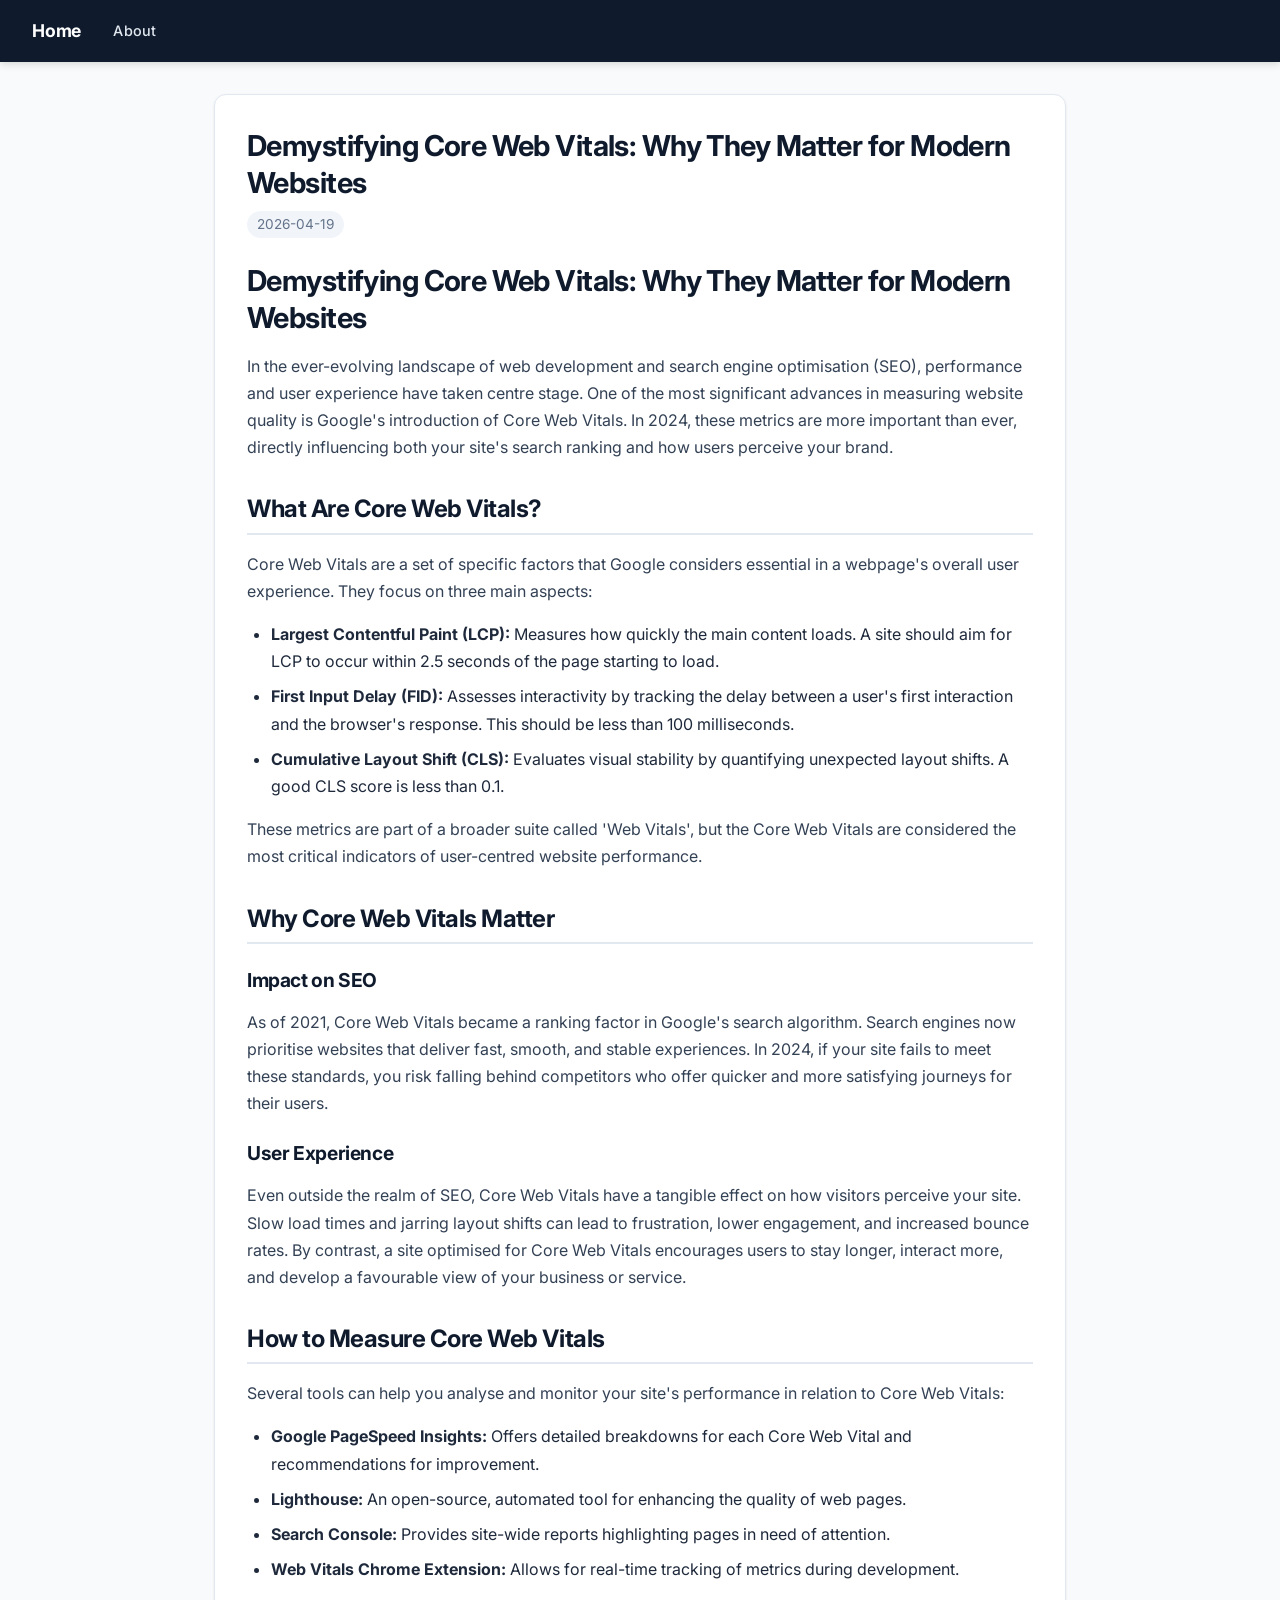
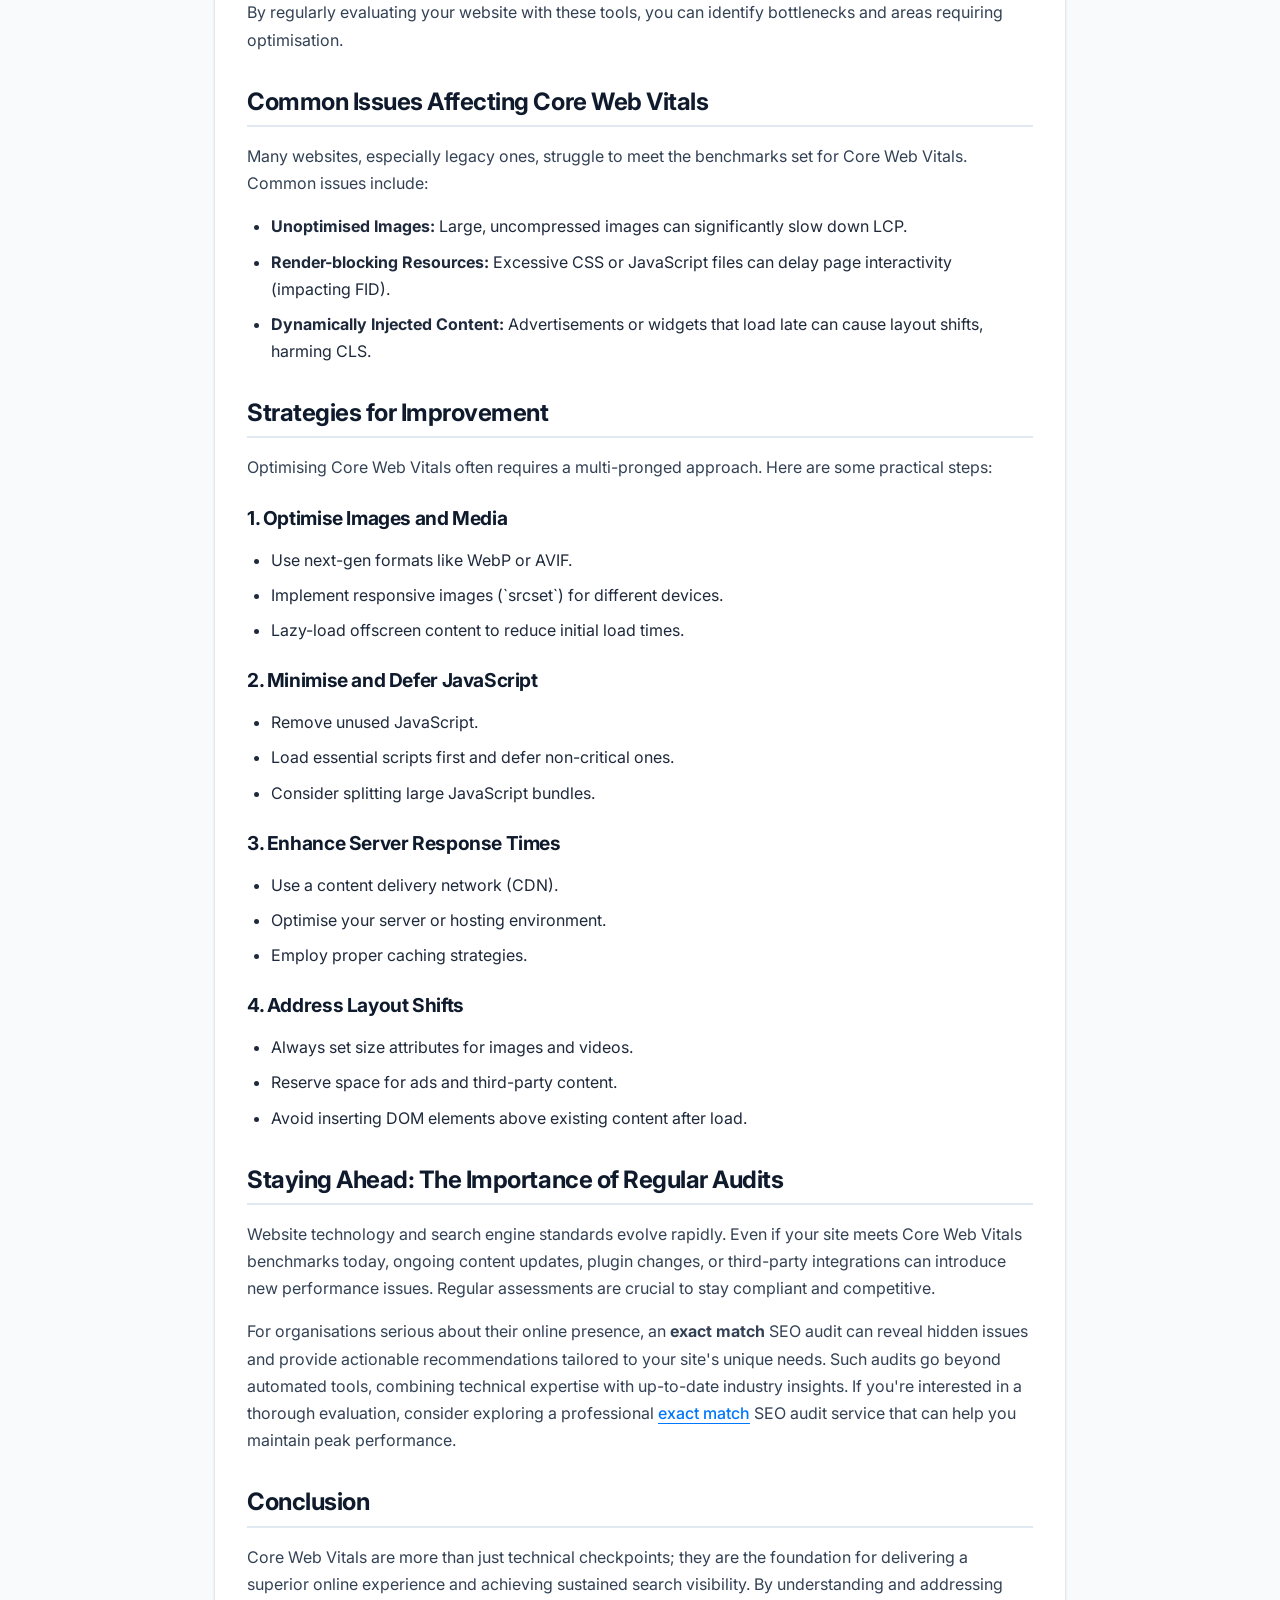
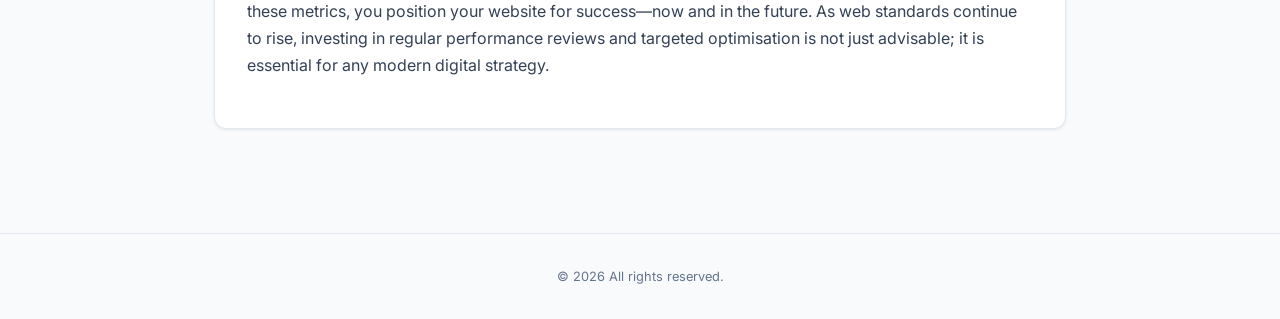
<file: posts/2026-04-19-demystifying-core-web-vitals-why-they-matter-for-modern-websites.html>
<!DOCTYPE html><html lang="en-GB"><head><meta charset="UTF-8"><meta name="viewport" content="width=device-width,initial-scale=1.0"><meta name="description" content="Core Web Vitals are now a cornerstone of website performance and user experience. This article explores what they are, why they matter, and how to ensure your site meets the latest standards in 2024."><title>Demystifying Core Web Vitals: Why They Matter for Modern Websites</title><link rel="preconnect" href="https://fonts.googleapis.com"><link href="https://fonts.googleapis.com/css2?family=Inter:wght@400;500;600;700;800&display=swap" rel="stylesheet"><link rel="stylesheet" href="../style.css"></head><body><nav><a href="../index.html" class="brand">Home</a> <a href="../about.html">About</a></nav><main><article><h1>Demystifying Core Web Vitals: Why They Matter for Modern Websites</h1><time datetime="2026-04-19">2026-04-19</time><div><h1>Demystifying Core Web Vitals: Why They Matter for Modern Websites</h1></p>
<p>In the ever-evolving landscape of web development and search engine optimisation (SEO), performance and user experience have taken centre stage. One of the most significant advances in measuring website quality is Google's introduction of Core Web Vitals. In 2024, these metrics are more important than ever, directly influencing both your site's search ranking and how users perceive your brand.</p>
<p><h2>What Are Core Web Vitals?</h2></p>
<p>Core Web Vitals are a set of specific factors that Google considers essential in a webpage's overall user experience. They focus on three main aspects:</p>
<p><ul><li><strong>Largest Contentful Paint (LCP):</strong> Measures how quickly the main content loads. A site should aim for LCP to occur within 2.5 seconds of the page starting to load.</li>
<li><strong>First Input Delay (FID):</strong> Assesses interactivity by tracking the delay between a user's first interaction and the browser's response. This should be less than 100 milliseconds.</li>
<li><strong>Cumulative Layout Shift (CLS):</strong> Evaluates visual stability by quantifying unexpected layout shifts. A good CLS score is less than 0.1.</li></ul></p>
<p>These metrics are part of a broader suite called 'Web Vitals', but the Core Web Vitals are considered the most critical indicators of user-centred website performance.</p>
<p><h2>Why Core Web Vitals Matter</h2></p>
<p><h3>Impact on SEO</h3></p>
<p>As of 2021, Core Web Vitals became a ranking factor in Google's search algorithm. Search engines now prioritise websites that deliver fast, smooth, and stable experiences. In 2024, if your site fails to meet these standards, you risk falling behind competitors who offer quicker and more satisfying journeys for their users.</p>
<p><h3>User Experience</h3></p>
<p>Even outside the realm of SEO, Core Web Vitals have a tangible effect on how visitors perceive your site. Slow load times and jarring layout shifts can lead to frustration, lower engagement, and increased bounce rates. By contrast, a site optimised for Core Web Vitals encourages users to stay longer, interact more, and develop a favourable view of your business or service.</p>
<p><h2>How to Measure Core Web Vitals</h2></p>
<p>Several tools can help you analyse and monitor your site's performance in relation to Core Web Vitals:</p>
<p><ul><li><strong>Google PageSpeed Insights:</strong> Offers detailed breakdowns for each Core Web Vital and recommendations for improvement.</li>
<li><strong>Lighthouse:</strong> An open-source, automated tool for enhancing the quality of web pages.</li>
<li><strong>Search Console:</strong> Provides site-wide reports highlighting pages in need of attention.</li>
<li><strong>Web Vitals Chrome Extension:</strong> Allows for real-time tracking of metrics during development.</li></ul></p>
<p>By regularly evaluating your website with these tools, you can identify bottlenecks and areas requiring optimisation.</p>
<p><h2>Common Issues Affecting Core Web Vitals</h2></p>
<p>Many websites, especially legacy ones, struggle to meet the benchmarks set for Core Web Vitals. Common issues include:</p>
<p><ul><li><strong>Unoptimised Images:</strong> Large, uncompressed images can significantly slow down LCP.</li>
<li><strong>Render-blocking Resources:</strong> Excessive CSS or JavaScript files can delay page interactivity (impacting FID).</li>
<li><strong>Dynamically Injected Content:</strong> Advertisements or widgets that load late can cause layout shifts, harming CLS.</li></ul></p>
<p><h2>Strategies for Improvement</h2></p>
<p>Optimising Core Web Vitals often requires a multi-pronged approach. Here are some practical steps:</p>
<p><h3>1. Optimise Images and Media</h3>
<ul><li>Use next-gen formats like WebP or AVIF.</li>
<li>Implement responsive images (`srcset`) for different devices.</li>
<li>Lazy-load offscreen content to reduce initial load times.</li></ul></p>
<p><h3>2. Minimise and Defer JavaScript</h3>
<ul><li>Remove unused JavaScript.</li>
<li>Load essential scripts first and defer non-critical ones.</li>
<li>Consider splitting large JavaScript bundles.</li></ul></p>
<p><h3>3. Enhance Server Response Times</h3>
<ul><li>Use a content delivery network (CDN).</li>
<li>Optimise your server or hosting environment.</li>
<li>Employ proper caching strategies.</li></ul></p>
<p><h3>4. Address Layout Shifts</h3>
<ul><li>Always set size attributes for images and videos.</li>
<li>Reserve space for ads and third-party content.</li>
<li>Avoid inserting DOM elements above existing content after load.</li></ul></p>
<p><h2>Staying Ahead: The Importance of Regular Audits</h2></p>
<p>Website technology and search engine standards evolve rapidly. Even if your site meets Core Web Vitals benchmarks today, ongoing content updates, plugin changes, or third-party integrations can introduce new performance issues. Regular assessments are crucial to stay compliant and competitive.</p>
<p>For organisations serious about their online presence, an <strong>exact match</strong> SEO audit can reveal hidden issues and provide actionable recommendations tailored to your site's unique needs. Such audits go beyond automated tools, combining technical expertise with up-to-date industry insights. If you're interested in a thorough evaluation, consider exploring a professional <a href="https://debutwebconsultants.co.uk/seo-audit?utm_source=owned_site&utm_medium=referral&utm_campaign=lp_7&utm_content=article_1">exact match</a> SEO audit service that can help you maintain peak performance.</p>
<p><h2>Conclusion</h2></p>
<p>Core Web Vitals are more than just technical checkpoints; they are the foundation for delivering a superior online experience and achieving sustained search visibility. By understanding and addressing these metrics, you position your website for success—now and in the future. As web standards continue to rise, investing in regular performance reviews and targeted optimisation is not just advisable; it is essential for any modern digital strategy.</p></div></article></main><footer>&copy; 2026 All rights reserved.</footer></body></html>
</file>
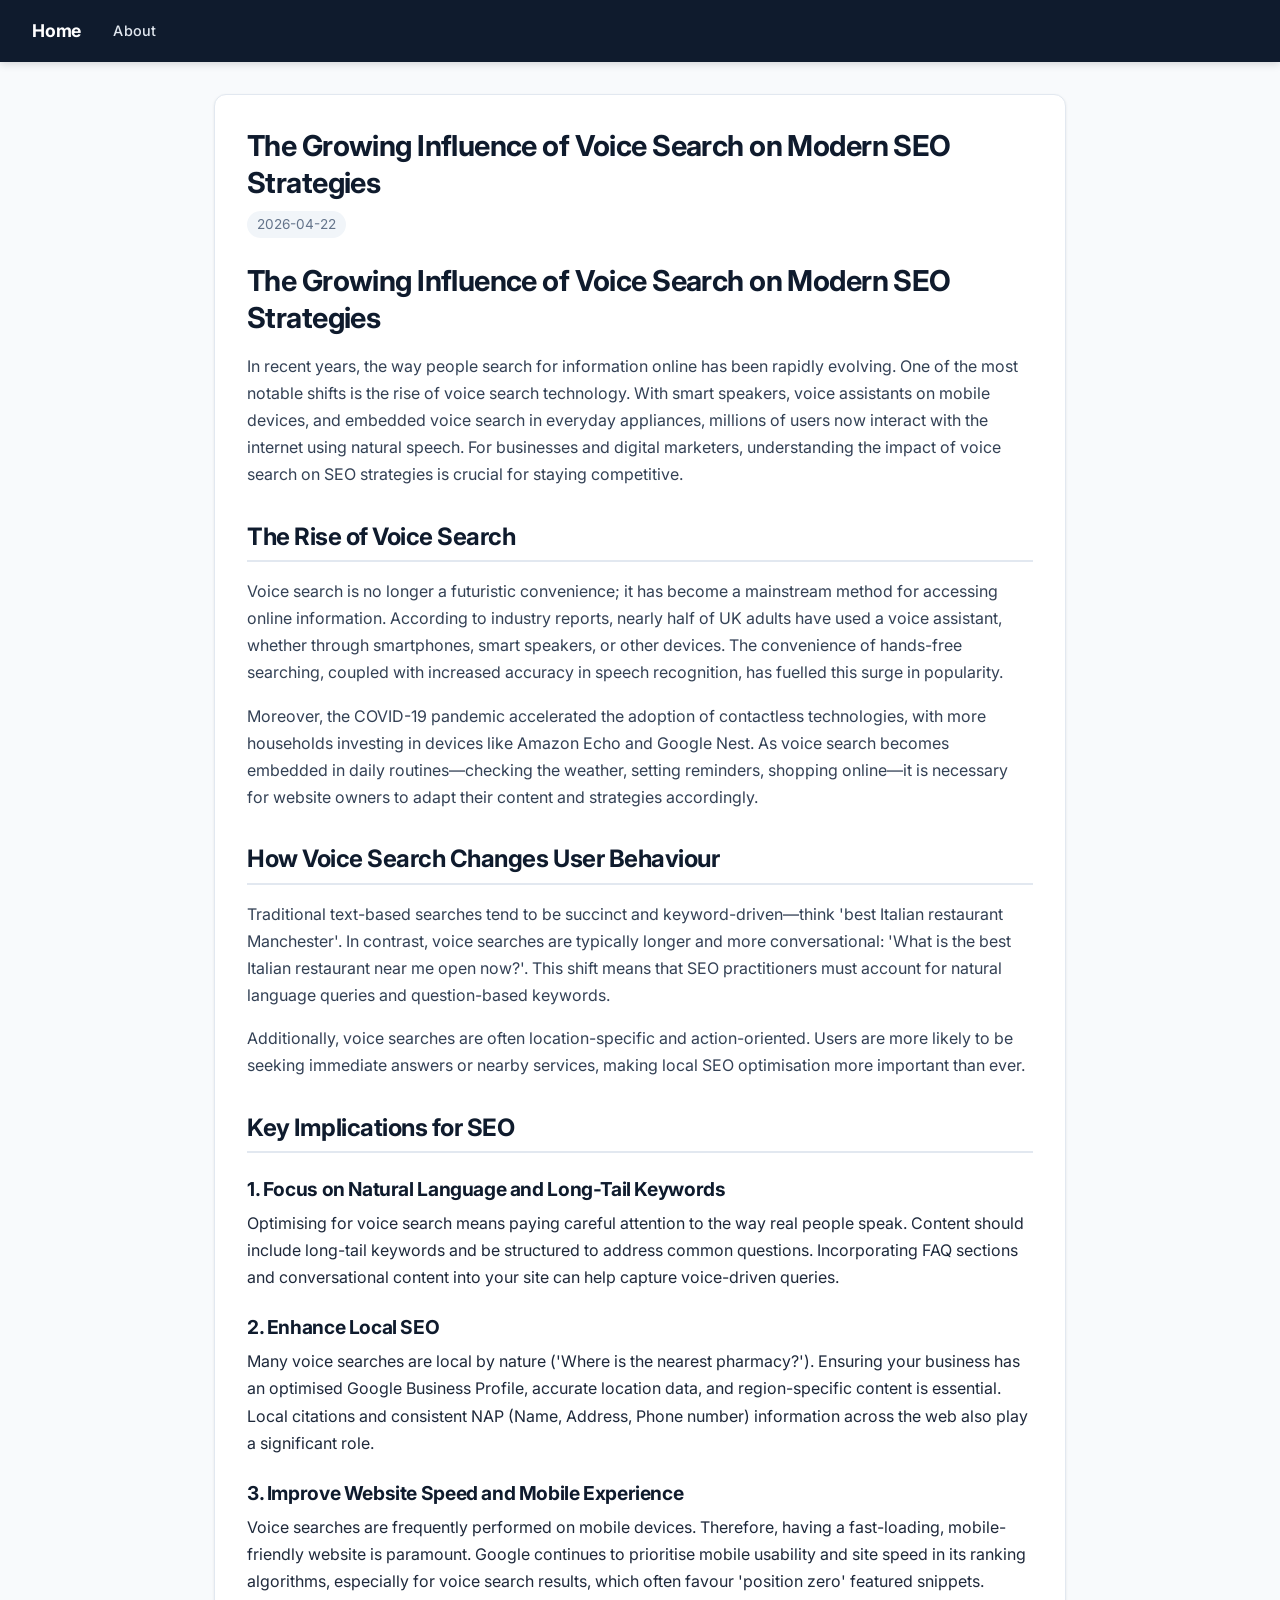
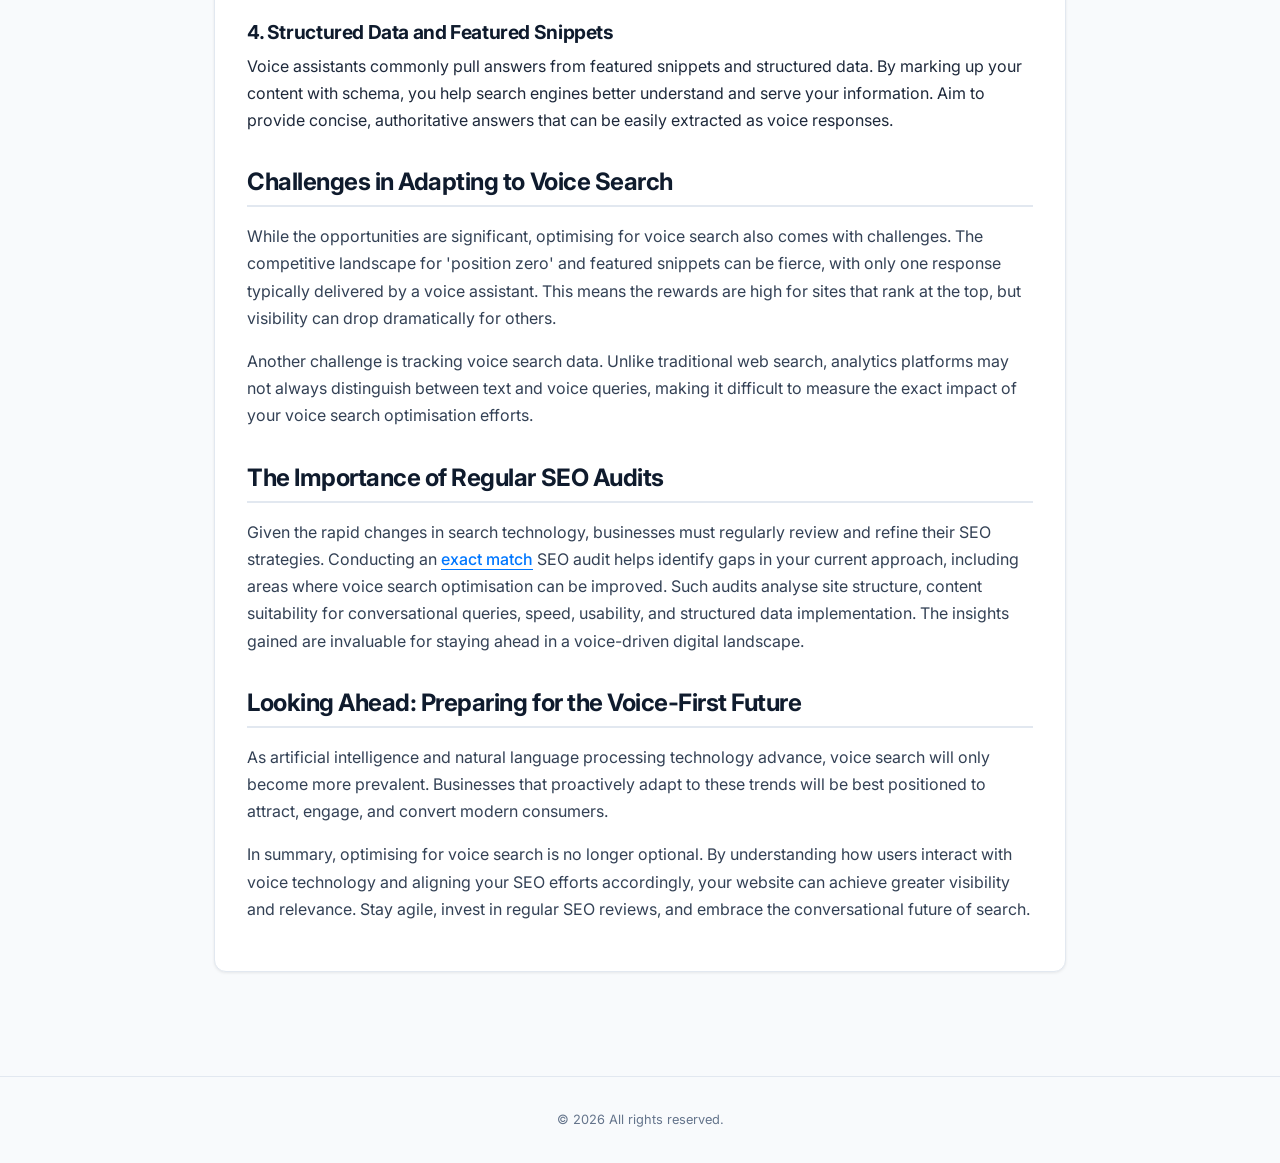
<file: posts/2026-04-22-the-growing-influence-of-voice-search-on-modern-seo-strategies.html>
<!DOCTYPE html><html lang="en-GB"><head><meta charset="UTF-8"><meta name="viewport" content="width=device-width,initial-scale=1.0"><meta name="description" content="Voice search is transforming how users find information online, with natural language queries and local intent shaping modern SEO strategies. This article explores the impact of voice search on digital marketing and highlights the importance of adapting your SEO approach to remain competitive."><title>The Growing Influence of Voice Search on Modern SEO Strategies</title><link rel="preconnect" href="https://fonts.googleapis.com"><link href="https://fonts.googleapis.com/css2?family=Inter:wght@400;500;600;700;800&display=swap" rel="stylesheet"><link rel="stylesheet" href="../style.css"></head><body><nav><a href="../index.html" class="brand">Home</a> <a href="../about.html">About</a></nav><main><article><h1>The Growing Influence of Voice Search on Modern SEO Strategies</h1><time datetime="2026-04-22">2026-04-22</time><div><h1>The Growing Influence of Voice Search on Modern SEO Strategies</h1></p>
<p>In recent years, the way people search for information online has been rapidly evolving. One of the most notable shifts is the rise of voice search technology. With smart speakers, voice assistants on mobile devices, and embedded voice search in everyday appliances, millions of users now interact with the internet using natural speech. For businesses and digital marketers, understanding the impact of voice search on SEO strategies is crucial for staying competitive.</p>
<p><h2>The Rise of Voice Search</h2></p>
<p>Voice search is no longer a futuristic convenience; it has become a mainstream method for accessing online information. According to industry reports, nearly half of UK adults have used a voice assistant, whether through smartphones, smart speakers, or other devices. The convenience of hands-free searching, coupled with increased accuracy in speech recognition, has fuelled this surge in popularity.</p>
<p>Moreover, the COVID-19 pandemic accelerated the adoption of contactless technologies, with more households investing in devices like Amazon Echo and Google Nest. As voice search becomes embedded in daily routines—checking the weather, setting reminders, shopping online—it is necessary for website owners to adapt their content and strategies accordingly.</p>
<p><h2>How Voice Search Changes User Behaviour</h2></p>
<p>Traditional text-based searches tend to be succinct and keyword-driven—think 'best Italian restaurant Manchester'. In contrast, voice searches are typically longer and more conversational: 'What is the best Italian restaurant near me open now?'. This shift means that SEO practitioners must account for natural language queries and question-based keywords.</p>
<p>Additionally, voice searches are often location-specific and action-oriented. Users are more likely to be seeking immediate answers or nearby services, making local SEO optimisation more important than ever.</p>
<p><h2>Key Implications for SEO</h2></p>
<p><h3>1. Focus on Natural Language and Long-Tail Keywords</h3>
Optimising for voice search means paying careful attention to the way real people speak. Content should include long-tail keywords and be structured to address common questions. Incorporating FAQ sections and conversational content into your site can help capture voice-driven queries.</p>
<p><h3>2. Enhance Local SEO</h3>
Many voice searches are local by nature ('Where is the nearest pharmacy?'). Ensuring your business has an optimised Google Business Profile, accurate location data, and region-specific content is essential. Local citations and consistent NAP (Name, Address, Phone number) information across the web also play a significant role.</p>
<p><h3>3. Improve Website Speed and Mobile Experience</h3>
Voice searches are frequently performed on mobile devices. Therefore, having a fast-loading, mobile-friendly website is paramount. Google continues to prioritise mobile usability and site speed in its ranking algorithms, especially for voice search results, which often favour 'position zero' featured snippets.</p>
<p><h3>4. Structured Data and Featured Snippets</h3>
Voice assistants commonly pull answers from featured snippets and structured data. By marking up your content with schema, you help search engines better understand and serve your information. Aim to provide concise, authoritative answers that can be easily extracted as voice responses.</p>
<p><h2>Challenges in Adapting to Voice Search</h2></p>
<p>While the opportunities are significant, optimising for voice search also comes with challenges. The competitive landscape for 'position zero' and featured snippets can be fierce, with only one response typically delivered by a voice assistant. This means the rewards are high for sites that rank at the top, but visibility can drop dramatically for others.</p>
<p>Another challenge is tracking voice search data. Unlike traditional web search, analytics platforms may not always distinguish between text and voice queries, making it difficult to measure the exact impact of your voice search optimisation efforts.</p>
<p><h2>The Importance of Regular SEO Audits</h2></p>
<p>Given the rapid changes in search technology, businesses must regularly review and refine their SEO strategies. Conducting an <a href="https://debutwebconsultants.co.uk/seo-audit?utm_source=owned_site&utm_medium=referral&utm_campaign=lp_9&utm_content=article_1">exact match</a> SEO audit helps identify gaps in your current approach, including areas where voice search optimisation can be improved. Such audits analyse site structure, content suitability for conversational queries, speed, usability, and structured data implementation. The insights gained are invaluable for staying ahead in a voice-driven digital landscape.</p>
<p><h2>Looking Ahead: Preparing for the Voice-First Future</h2></p>
<p>As artificial intelligence and natural language processing technology advance, voice search will only become more prevalent. Businesses that proactively adapt to these trends will be best positioned to attract, engage, and convert modern consumers.</p>
<p>In summary, optimising for voice search is no longer optional. By understanding how users interact with voice technology and aligning your SEO efforts accordingly, your website can achieve greater visibility and relevance. Stay agile, invest in regular SEO reviews, and embrace the conversational future of search.
</p></div></article></main><footer>&copy; 2026 All rights reserved.</footer></body></html>
</file>
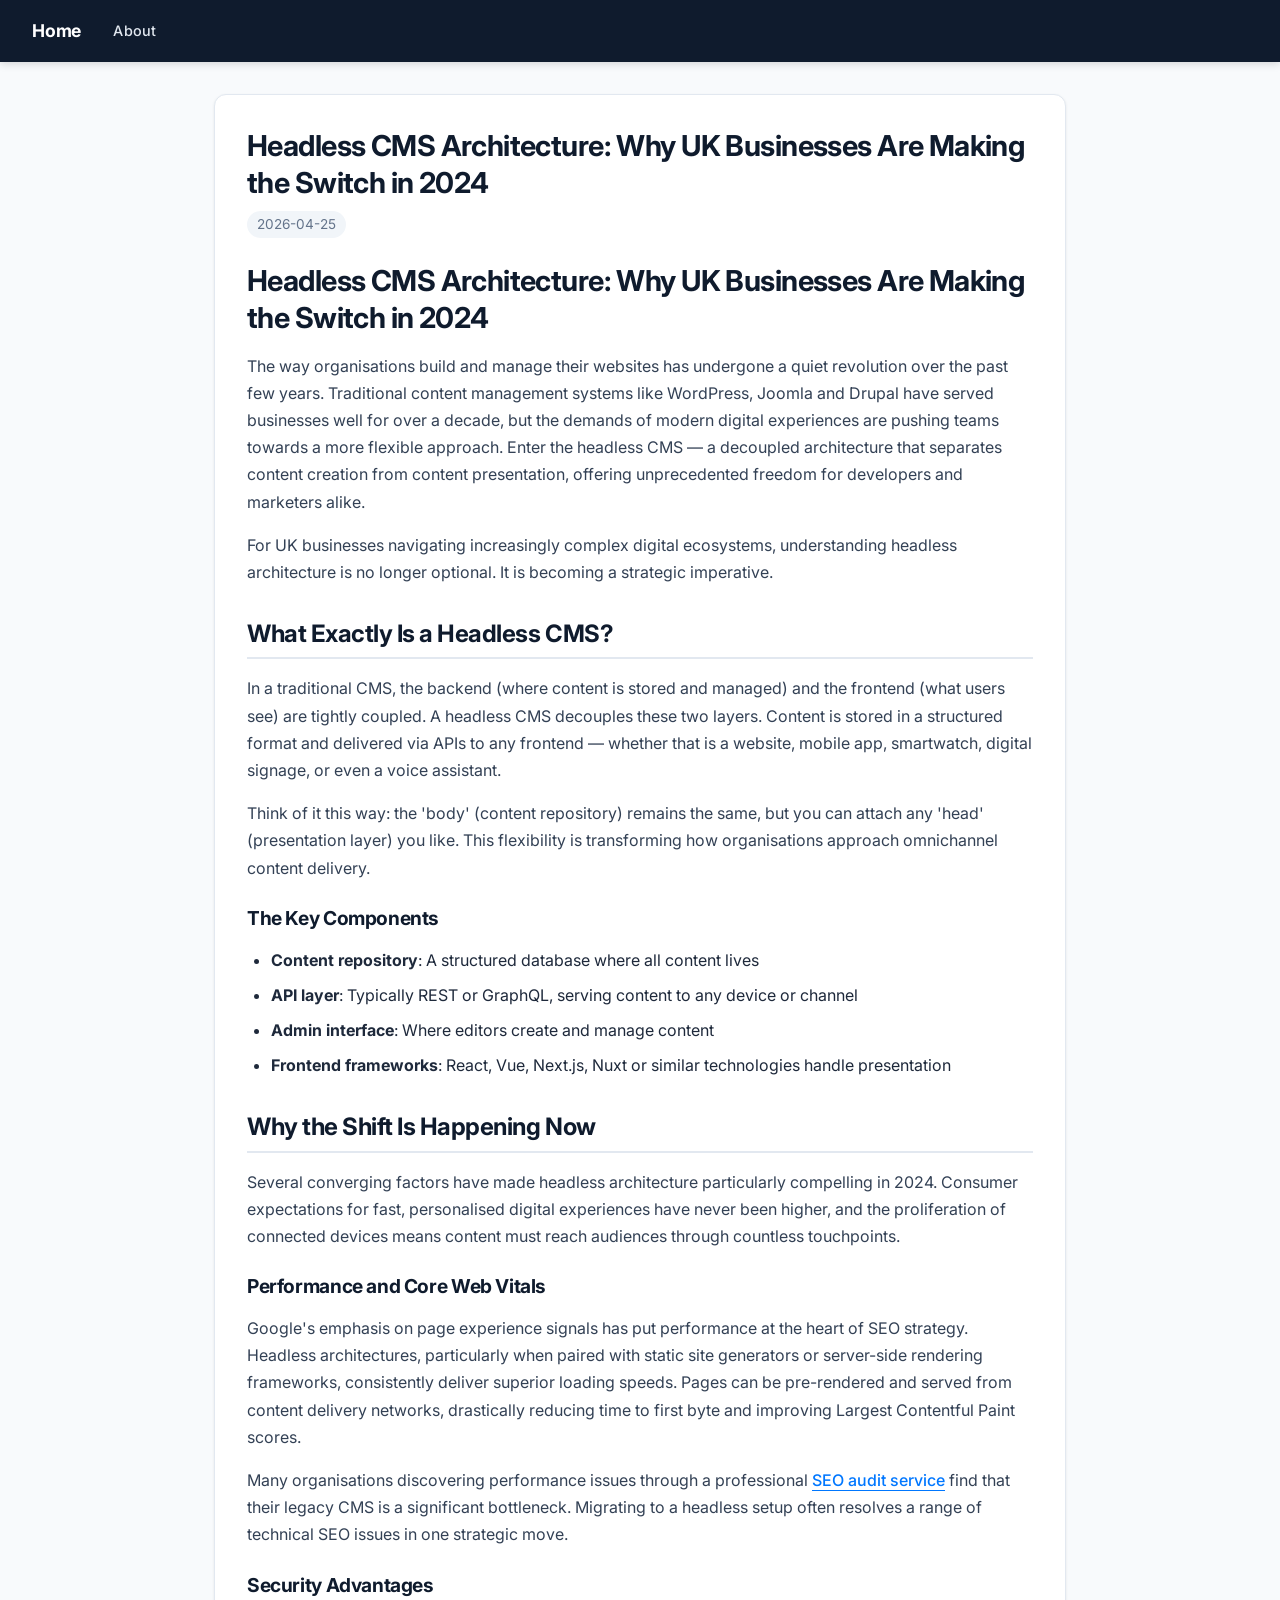
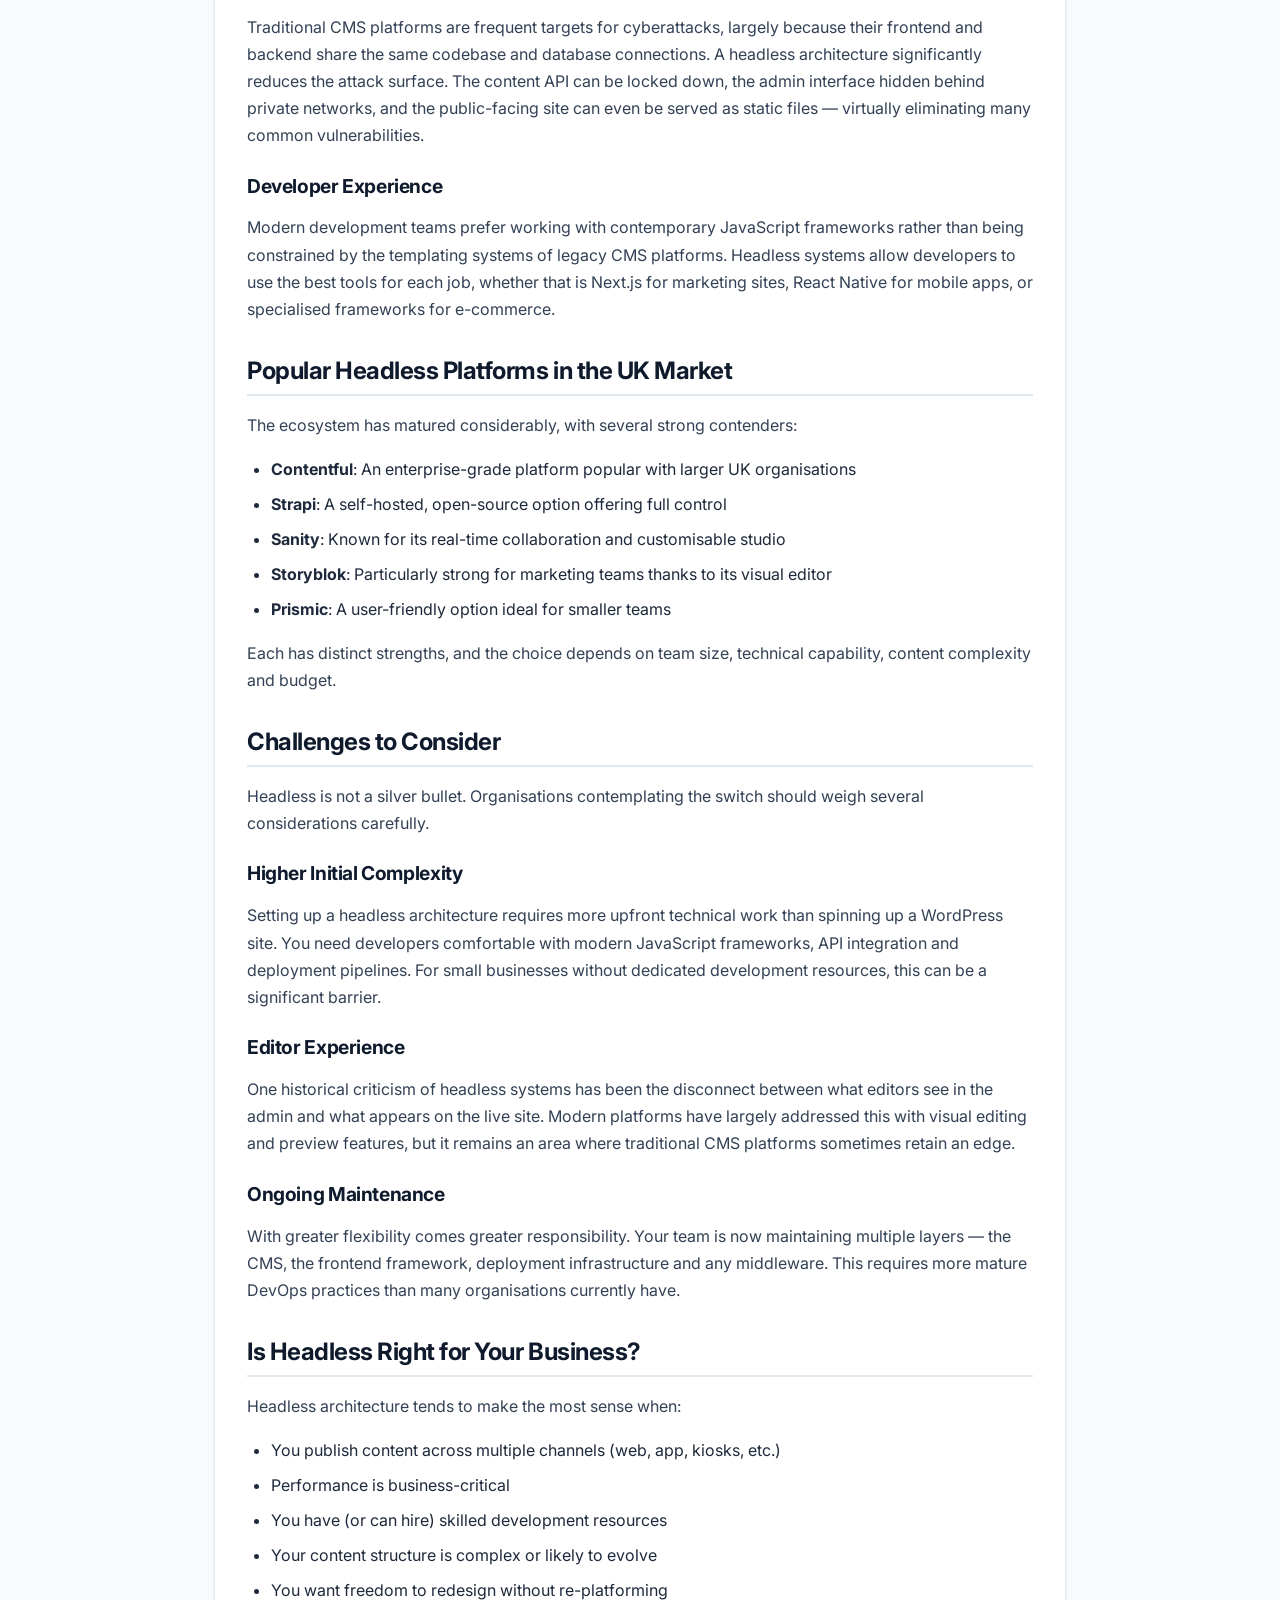
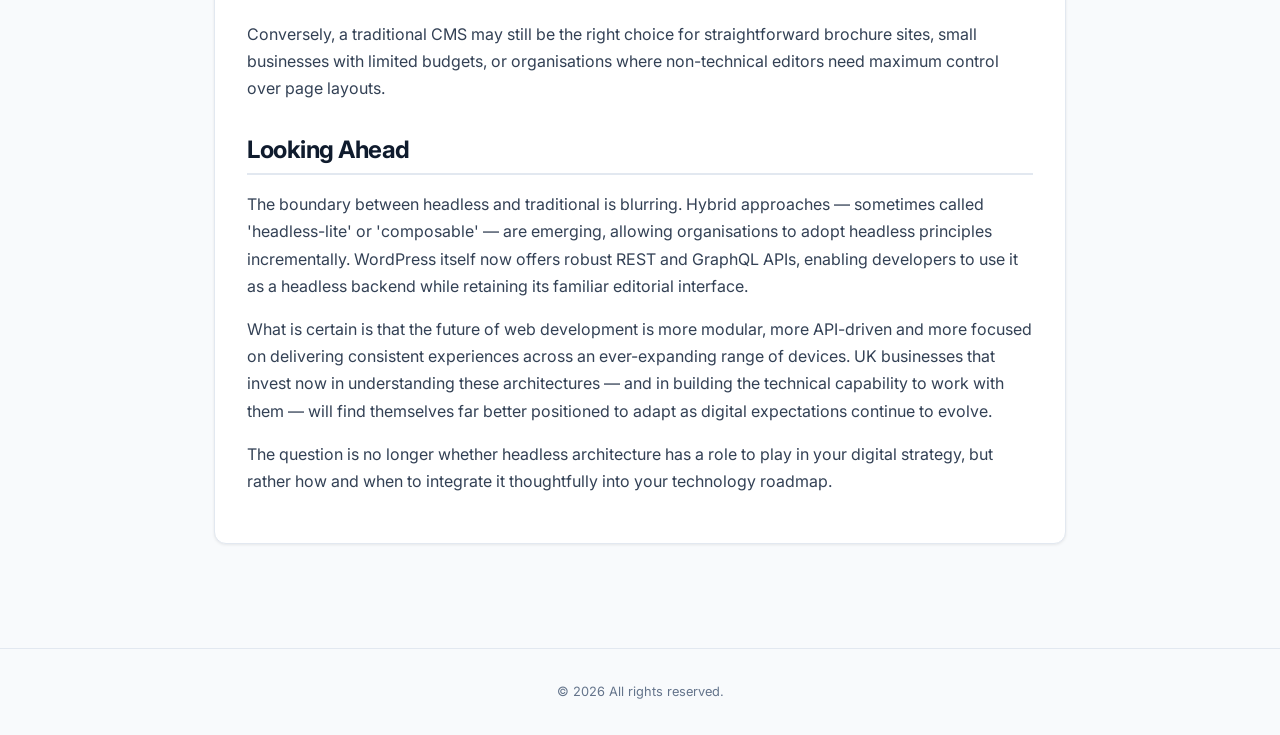
<file: posts/2026-04-25-headless-cms-architecture-why-uk-businesses-are-making-the-switch-in-2024.html>
<!DOCTYPE html><html lang="en-GB"><head><meta charset="UTF-8"><meta name="viewport" content="width=device-width,initial-scale=1.0"><meta name="description" content="Headless CMS architecture is reshaping how UK businesses build digital experiences in 2024. This article explores the benefits, challenges and practical considerations of decoupling content from presentation — and helps you decide whether the switch is right for your organisation."><title>Headless CMS Architecture: Why UK Businesses Are Making the Switch in 2024</title><link rel="preconnect" href="https://fonts.googleapis.com"><link href="https://fonts.googleapis.com/css2?family=Inter:wght@400;500;600;700;800&display=swap" rel="stylesheet"><link rel="stylesheet" href="../style.css"></head><body><nav><a href="../index.html" class="brand">Home</a> <a href="../about.html">About</a></nav><main><article><h1>Headless CMS Architecture: Why UK Businesses Are Making the Switch in 2024</h1><time datetime="2026-04-25">2026-04-25</time><div><h1>Headless CMS Architecture: Why UK Businesses Are Making the Switch in 2024</h1></p>
<p>The way organisations build and manage their websites has undergone a quiet revolution over the past few years. Traditional content management systems like WordPress, Joomla and Drupal have served businesses well for over a decade, but the demands of modern digital experiences are pushing teams towards a more flexible approach. Enter the headless CMS — a decoupled architecture that separates content creation from content presentation, offering unprecedented freedom for developers and marketers alike.</p>
<p>For UK businesses navigating increasingly complex digital ecosystems, understanding headless architecture is no longer optional. It is becoming a strategic imperative.</p>
<p><h2>What Exactly Is a Headless CMS?</h2></p>
<p>In a traditional CMS, the backend (where content is stored and managed) and the frontend (what users see) are tightly coupled. A headless CMS decouples these two layers. Content is stored in a structured format and delivered via APIs to any frontend — whether that is a website, mobile app, smartwatch, digital signage, or even a voice assistant.</p>
<p>Think of it this way: the 'body' (content repository) remains the same, but you can attach any 'head' (presentation layer) you like. This flexibility is transforming how organisations approach omnichannel content delivery.</p>
<p><h3>The Key Components</h3></p>
<p><ul><li><strong>Content repository</strong>: A structured database where all content lives</li>
<li><strong>API layer</strong>: Typically REST or GraphQL, serving content to any device or channel</li>
<li><strong>Admin interface</strong>: Where editors create and manage content</li>
<li><strong>Frontend frameworks</strong>: React, Vue, Next.js, Nuxt or similar technologies handle presentation</li></ul></p>
<p><h2>Why the Shift Is Happening Now</h2></p>
<p>Several converging factors have made headless architecture particularly compelling in 2024. Consumer expectations for fast, personalised digital experiences have never been higher, and the proliferation of connected devices means content must reach audiences through countless touchpoints.</p>
<p><h3>Performance and Core Web Vitals</h3></p>
<p>Google's emphasis on page experience signals has put performance at the heart of SEO strategy. Headless architectures, particularly when paired with static site generators or server-side rendering frameworks, consistently deliver superior loading speeds. Pages can be pre-rendered and served from content delivery networks, drastically reducing time to first byte and improving Largest Contentful Paint scores.</p>
<p>Many organisations discovering performance issues through a professional <a href="https://debutwebconsultants.co.uk/?utm_source=owned_site&utm_medium=referral&utm_campaign=lp_10&utm_content=article_1">SEO audit service</a> find that their legacy CMS is a significant bottleneck. Migrating to a headless setup often resolves a range of technical SEO issues in one strategic move.</p>
<p><h3>Security Advantages</h3></p>
<p>Traditional CMS platforms are frequent targets for cyberattacks, largely because their frontend and backend share the same codebase and database connections. A headless architecture significantly reduces the attack surface. The content API can be locked down, the admin interface hidden behind private networks, and the public-facing site can even be served as static files — virtually eliminating many common vulnerabilities.</p>
<p><h3>Developer Experience</h3></p>
<p>Modern development teams prefer working with contemporary JavaScript frameworks rather than being constrained by the templating systems of legacy CMS platforms. Headless systems allow developers to use the best tools for each job, whether that is Next.js for marketing sites, React Native for mobile apps, or specialised frameworks for e-commerce.</p>
<p><h2>Popular Headless Platforms in the UK Market</h2></p>
<p>The ecosystem has matured considerably, with several strong contenders:</p>
<p><ul><li><strong>Contentful</strong>: An enterprise-grade platform popular with larger UK organisations</li>
<li><strong>Strapi</strong>: A self-hosted, open-source option offering full control</li>
<li><strong>Sanity</strong>: Known for its real-time collaboration and customisable studio</li>
<li><strong>Storyblok</strong>: Particularly strong for marketing teams thanks to its visual editor</li>
<li><strong>Prismic</strong>: A user-friendly option ideal for smaller teams</li></ul></p>
<p>Each has distinct strengths, and the choice depends on team size, technical capability, content complexity and budget.</p>
<p><h2>Challenges to Consider</h2></p>
<p>Headless is not a silver bullet. Organisations contemplating the switch should weigh several considerations carefully.</p>
<p><h3>Higher Initial Complexity</h3></p>
<p>Setting up a headless architecture requires more upfront technical work than spinning up a WordPress site. You need developers comfortable with modern JavaScript frameworks, API integration and deployment pipelines. For small businesses without dedicated development resources, this can be a significant barrier.</p>
<p><h3>Editor Experience</h3></p>
<p>One historical criticism of headless systems has been the disconnect between what editors see in the admin and what appears on the live site. Modern platforms have largely addressed this with visual editing and preview features, but it remains an area where traditional CMS platforms sometimes retain an edge.</p>
<p><h3>Ongoing Maintenance</h3></p>
<p>With greater flexibility comes greater responsibility. Your team is now maintaining multiple layers — the CMS, the frontend framework, deployment infrastructure and any middleware. This requires more mature DevOps practices than many organisations currently have.</p>
<p><h2>Is Headless Right for Your Business?</h2></p>
<p>Headless architecture tends to make the most sense when:</p>
<p><ul><li>You publish content across multiple channels (web, app, kiosks, etc.)</li>
<li>Performance is business-critical</li>
<li>You have (or can hire) skilled development resources</li>
<li>Your content structure is complex or likely to evolve</li>
<li>You want freedom to redesign without re-platforming</li></ul></p>
<p>Conversely, a traditional CMS may still be the right choice for straightforward brochure sites, small businesses with limited budgets, or organisations where non-technical editors need maximum control over page layouts.</p>
<p><h2>Looking Ahead</h2></p>
<p>The boundary between headless and traditional is blurring. Hybrid approaches — sometimes called 'headless-lite' or 'composable' — are emerging, allowing organisations to adopt headless principles incrementally. WordPress itself now offers robust REST and GraphQL APIs, enabling developers to use it as a headless backend while retaining its familiar editorial interface.</p>
<p>What is certain is that the future of web development is more modular, more API-driven and more focused on delivering consistent experiences across an ever-expanding range of devices. UK businesses that invest now in understanding these architectures — and in building the technical capability to work with them — will find themselves far better positioned to adapt as digital expectations continue to evolve.</p>
<p>The question is no longer whether headless architecture has a role to play in your digital strategy, but rather how and when to integrate it thoughtfully into your technology roadmap.
</p></div></article></main><footer>&copy; 2026 All rights reserved.</footer></body></html>
</file>
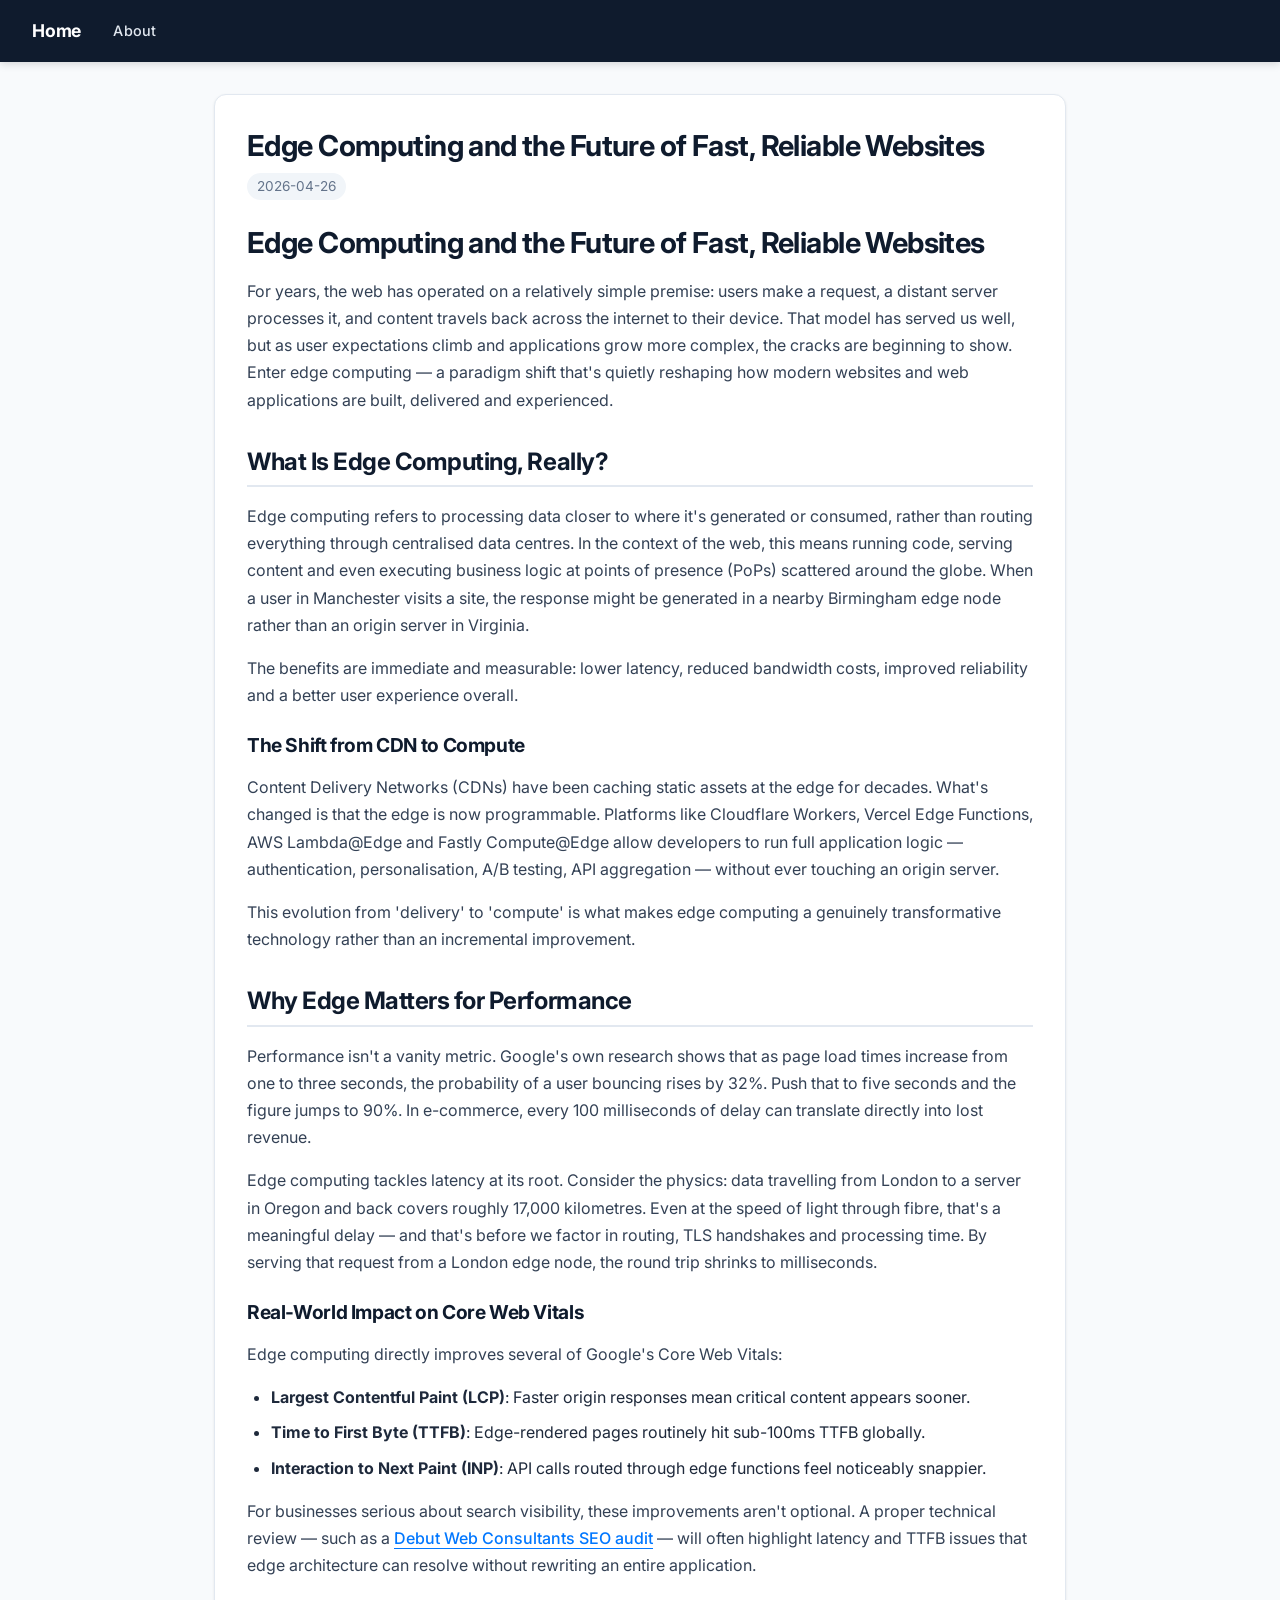
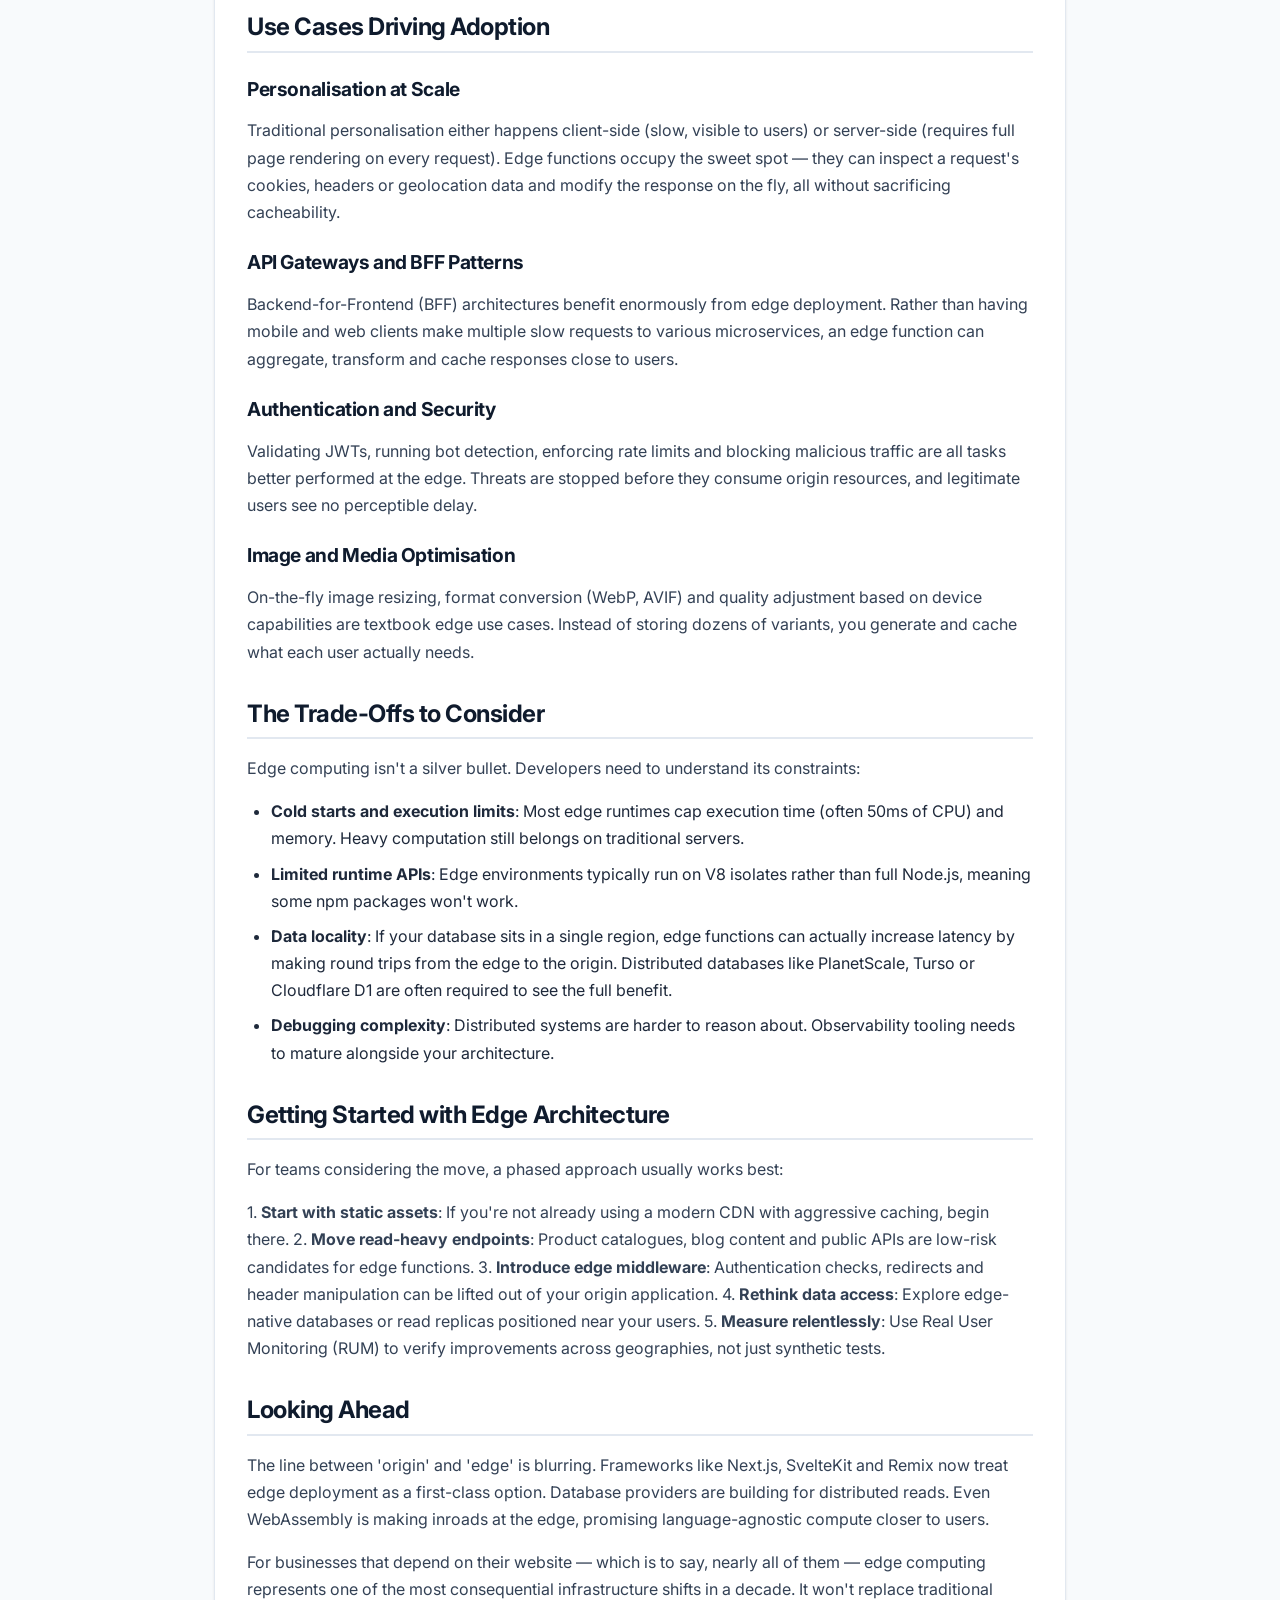
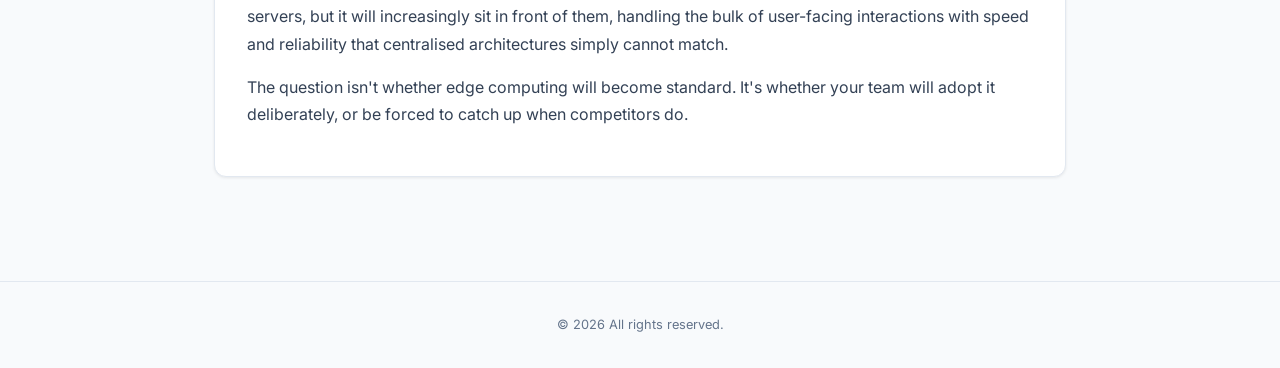
<file: posts/2026-04-26-edge-computing-and-the-future-of-fast-reliable-websites.html>
<!DOCTYPE html><html lang="en-GB"><head><meta charset="UTF-8"><meta name="viewport" content="width=device-width,initial-scale=1.0"><meta name="description" content="Edge computing is reshaping how modern websites deliver content and run business logic. Discover how programmable edge networks improve performance, Core Web Vitals and user experience — and the trade-offs to weigh before adopting them."><title>Edge Computing and the Future of Fast, Reliable Websites</title><link rel="preconnect" href="https://fonts.googleapis.com"><link href="https://fonts.googleapis.com/css2?family=Inter:wght@400;500;600;700;800&display=swap" rel="stylesheet"><link rel="stylesheet" href="../style.css"></head><body><nav><a href="../index.html" class="brand">Home</a> <a href="../about.html">About</a></nav><main><article><h1>Edge Computing and the Future of Fast, Reliable Websites</h1><time datetime="2026-04-26">2026-04-26</time><div><h1>Edge Computing and the Future of Fast, Reliable Websites</h1></p>
<p>For years, the web has operated on a relatively simple premise: users make a request, a distant server processes it, and content travels back across the internet to their device. That model has served us well, but as user expectations climb and applications grow more complex, the cracks are beginning to show. Enter edge computing — a paradigm shift that's quietly reshaping how modern websites and web applications are built, delivered and experienced.</p>
<p><h2>What Is Edge Computing, Really?</h2></p>
<p>Edge computing refers to processing data closer to where it's generated or consumed, rather than routing everything through centralised data centres. In the context of the web, this means running code, serving content and even executing business logic at points of presence (PoPs) scattered around the globe. When a user in Manchester visits a site, the response might be generated in a nearby Birmingham edge node rather than an origin server in Virginia.</p>
<p>The benefits are immediate and measurable: lower latency, reduced bandwidth costs, improved reliability and a better user experience overall.</p>
<p><h3>The Shift from CDN to Compute</h3></p>
<p>Content Delivery Networks (CDNs) have been caching static assets at the edge for decades. What's changed is that the edge is now programmable. Platforms like Cloudflare Workers, Vercel Edge Functions, AWS Lambda@Edge and Fastly Compute@Edge allow developers to run full application logic — authentication, personalisation, A/B testing, API aggregation — without ever touching an origin server.</p>
<p>This evolution from 'delivery' to 'compute' is what makes edge computing a genuinely transformative technology rather than an incremental improvement.</p>
<p><h2>Why Edge Matters for Performance</h2></p>
<p>Performance isn't a vanity metric. Google's own research shows that as page load times increase from one to three seconds, the probability of a user bouncing rises by 32%. Push that to five seconds and the figure jumps to 90%. In e-commerce, every 100 milliseconds of delay can translate directly into lost revenue.</p>
<p>Edge computing tackles latency at its root. Consider the physics: data travelling from London to a server in Oregon and back covers roughly 17,000 kilometres. Even at the speed of light through fibre, that's a meaningful delay — and that's before we factor in routing, TLS handshakes and processing time. By serving that request from a London edge node, the round trip shrinks to milliseconds.</p>
<p><h3>Real-World Impact on Core Web Vitals</h3></p>
<p>Edge computing directly improves several of Google's Core Web Vitals:</p>
<p><ul><li><strong>Largest Contentful Paint (LCP)</strong>: Faster origin responses mean critical content appears sooner.</li>
<li><strong>Time to First Byte (TTFB)</strong>: Edge-rendered pages routinely hit sub-100ms TTFB globally.</li>
<li><strong>Interaction to Next Paint (INP)</strong>: API calls routed through edge functions feel noticeably snappier.</li></ul></p>
<p>For businesses serious about search visibility, these improvements aren't optional. A proper technical review — such as a <a href="https://debutwebconsultants.co.uk/?utm_source=owned_site&utm_medium=referral&utm_campaign=lp_11&utm_content=article_1">Debut Web Consultants SEO audit</a> — will often highlight latency and TTFB issues that edge architecture can resolve without rewriting an entire application.</p>
<p><h2>Use Cases Driving Adoption</h2></p>
<p><h3>Personalisation at Scale</h3></p>
<p>Traditional personalisation either happens client-side (slow, visible to users) or server-side (requires full page rendering on every request). Edge functions occupy the sweet spot — they can inspect a request's cookies, headers or geolocation data and modify the response on the fly, all without sacrificing cacheability.</p>
<p><h3>API Gateways and BFF Patterns</h3></p>
<p>Backend-for-Frontend (BFF) architectures benefit enormously from edge deployment. Rather than having mobile and web clients make multiple slow requests to various microservices, an edge function can aggregate, transform and cache responses close to users.</p>
<p><h3>Authentication and Security</h3></p>
<p>Validating JWTs, running bot detection, enforcing rate limits and blocking malicious traffic are all tasks better performed at the edge. Threats are stopped before they consume origin resources, and legitimate users see no perceptible delay.</p>
<p><h3>Image and Media Optimisation</h3></p>
<p>On-the-fly image resizing, format conversion (WebP, AVIF) and quality adjustment based on device capabilities are textbook edge use cases. Instead of storing dozens of variants, you generate and cache what each user actually needs.</p>
<p><h2>The Trade-Offs to Consider</h2></p>
<p>Edge computing isn't a silver bullet. Developers need to understand its constraints:</p>
<p><ul><li><strong>Cold starts and execution limits</strong>: Most edge runtimes cap execution time (often 50ms of CPU) and memory. Heavy computation still belongs on traditional servers.</li>
<li><strong>Limited runtime APIs</strong>: Edge environments typically run on V8 isolates rather than full Node.js, meaning some npm packages won't work.</li>
<li><strong>Data locality</strong>: If your database sits in a single region, edge functions can actually increase latency by making round trips from the edge to the origin. Distributed databases like PlanetScale, Turso or Cloudflare D1 are often required to see the full benefit.</li>
<li><strong>Debugging complexity</strong>: Distributed systems are harder to reason about. Observability tooling needs to mature alongside your architecture.</li></ul></p>
<p><h2>Getting Started with Edge Architecture</h2></p>
<p>For teams considering the move, a phased approach usually works best:</p>
<p>1. <strong>Start with static assets</strong>: If you're not already using a modern CDN with aggressive caching, begin there.
2. <strong>Move read-heavy endpoints</strong>: Product catalogues, blog content and public APIs are low-risk candidates for edge functions.
3. <strong>Introduce edge middleware</strong>: Authentication checks, redirects and header manipulation can be lifted out of your origin application.
4. <strong>Rethink data access</strong>: Explore edge-native databases or read replicas positioned near your users.
5. <strong>Measure relentlessly</strong>: Use Real User Monitoring (RUM) to verify improvements across geographies, not just synthetic tests.</p>
<p><h2>Looking Ahead</h2></p>
<p>The line between 'origin' and 'edge' is blurring. Frameworks like Next.js, SvelteKit and Remix now treat edge deployment as a first-class option. Database providers are building for distributed reads. Even WebAssembly is making inroads at the edge, promising language-agnostic compute closer to users.</p>
<p>For businesses that depend on their website — which is to say, nearly all of them — edge computing represents one of the most consequential infrastructure shifts in a decade. It won't replace traditional servers, but it will increasingly sit in front of them, handling the bulk of user-facing interactions with speed and reliability that centralised architectures simply cannot match.</p>
<p>The question isn't whether edge computing will become standard. It's whether your team will adopt it deliberately, or be forced to catch up when competitors do.</p></div></article></main><footer>&copy; 2026 All rights reserved.</footer></body></html>
</file>
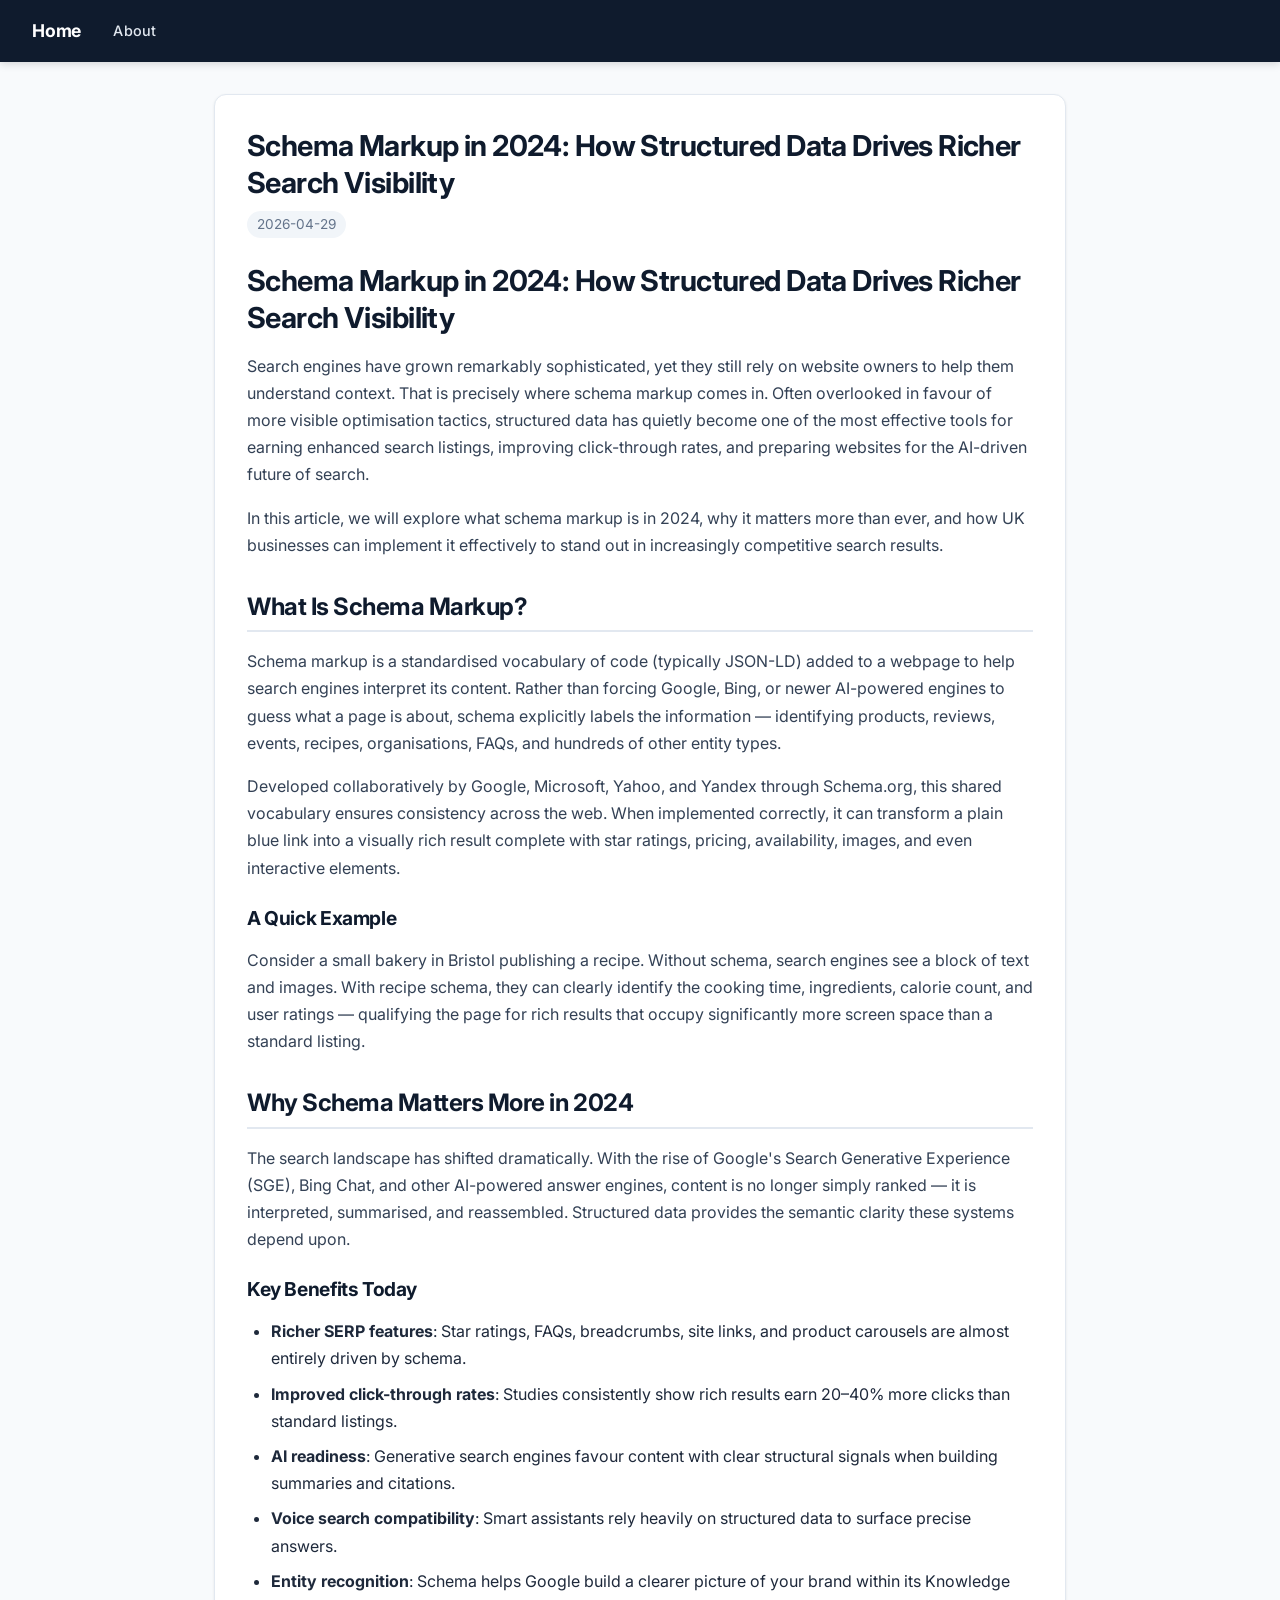
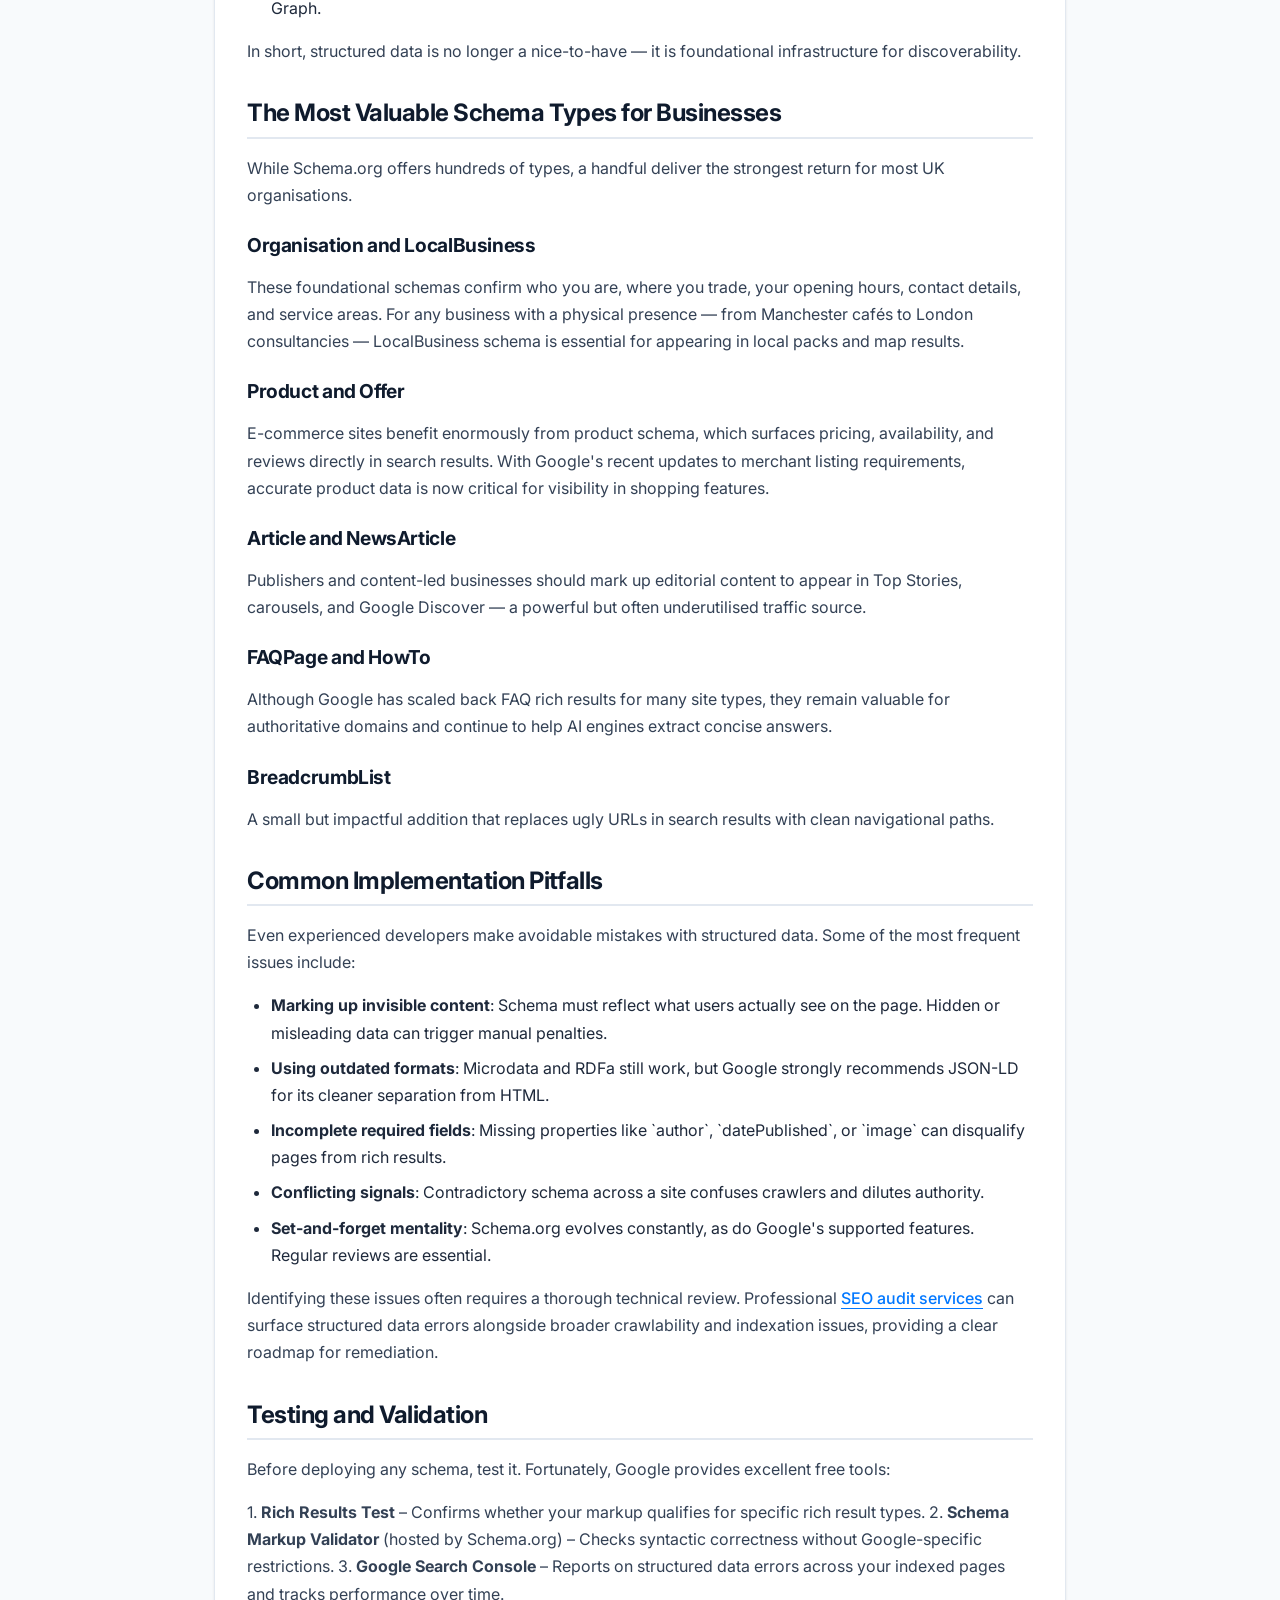
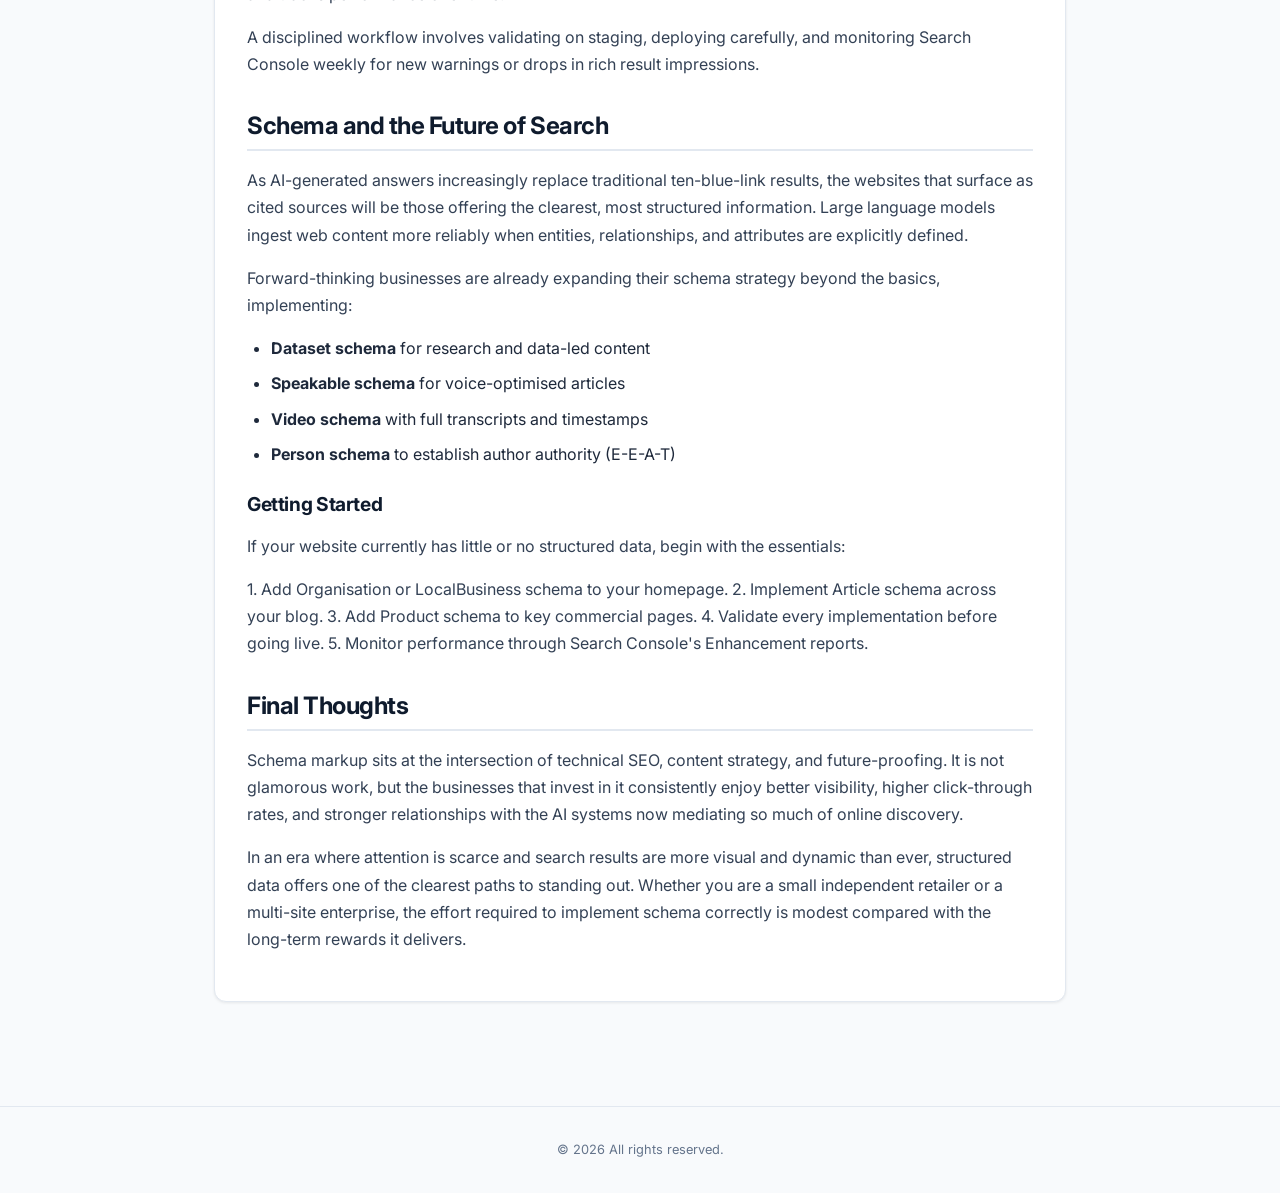
<file: posts/2026-04-29-schema-markup-in-2024-how-structured-data-drives-richer-search-visibility.html>
<!DOCTYPE html><html lang="en-GB"><head><meta charset="UTF-8"><meta name="viewport" content="width=device-width,initial-scale=1.0"><meta name="description" content="Schema markup has quietly become one of the most effective tools for earning enhanced search listings and preparing websites for AI-driven search. This guide explores what structured data is, why it matters in 2024, and how UK businesses can implement it effectively."><title>Schema Markup in 2024: How Structured Data Drives Richer Search Visibility</title><link rel="preconnect" href="https://fonts.googleapis.com"><link href="https://fonts.googleapis.com/css2?family=Inter:wght@400;500;600;700;800&display=swap" rel="stylesheet"><link rel="stylesheet" href="../style.css"></head><body><nav><a href="../index.html" class="brand">Home</a> <a href="../about.html">About</a></nav><main><article><h1>Schema Markup in 2024: How Structured Data Drives Richer Search Visibility</h1><time datetime="2026-04-29">2026-04-29</time><div><h1>Schema Markup in 2024: How Structured Data Drives Richer Search Visibility</h1></p>
<p>Search engines have grown remarkably sophisticated, yet they still rely on website owners to help them understand context. That is precisely where schema markup comes in. Often overlooked in favour of more visible optimisation tactics, structured data has quietly become one of the most effective tools for earning enhanced search listings, improving click-through rates, and preparing websites for the AI-driven future of search.</p>
<p>In this article, we will explore what schema markup is in 2024, why it matters more than ever, and how UK businesses can implement it effectively to stand out in increasingly competitive search results.</p>
<p><h2>What Is Schema Markup?</h2></p>
<p>Schema markup is a standardised vocabulary of code (typically JSON-LD) added to a webpage to help search engines interpret its content. Rather than forcing Google, Bing, or newer AI-powered engines to guess what a page is about, schema explicitly labels the information — identifying products, reviews, events, recipes, organisations, FAQs, and hundreds of other entity types.</p>
<p>Developed collaboratively by Google, Microsoft, Yahoo, and Yandex through Schema.org, this shared vocabulary ensures consistency across the web. When implemented correctly, it can transform a plain blue link into a visually rich result complete with star ratings, pricing, availability, images, and even interactive elements.</p>
<p><h3>A Quick Example</h3></p>
<p>Consider a small bakery in Bristol publishing a recipe. Without schema, search engines see a block of text and images. With recipe schema, they can clearly identify the cooking time, ingredients, calorie count, and user ratings — qualifying the page for rich results that occupy significantly more screen space than a standard listing.</p>
<p><h2>Why Schema Matters More in 2024</h2></p>
<p>The search landscape has shifted dramatically. With the rise of Google's Search Generative Experience (SGE), Bing Chat, and other AI-powered answer engines, content is no longer simply ranked — it is interpreted, summarised, and reassembled. Structured data provides the semantic clarity these systems depend upon.</p>
<p><h3>Key Benefits Today</h3></p>
<p><ul><li><strong>Richer SERP features</strong>: Star ratings, FAQs, breadcrumbs, site links, and product carousels are almost entirely driven by schema.</li>
<li><strong>Improved click-through rates</strong>: Studies consistently show rich results earn 20–40% more clicks than standard listings.</li>
<li><strong>AI readiness</strong>: Generative search engines favour content with clear structural signals when building summaries and citations.</li>
<li><strong>Voice search compatibility</strong>: Smart assistants rely heavily on structured data to surface precise answers.</li>
<li><strong>Entity recognition</strong>: Schema helps Google build a clearer picture of your brand within its Knowledge Graph.</li></ul></p>
<p>In short, structured data is no longer a nice-to-have — it is foundational infrastructure for discoverability.</p>
<p><h2>The Most Valuable Schema Types for Businesses</h2></p>
<p>While Schema.org offers hundreds of types, a handful deliver the strongest return for most UK organisations.</p>
<p><h3>Organisation and LocalBusiness</h3></p>
<p>These foundational schemas confirm who you are, where you trade, your opening hours, contact details, and service areas. For any business with a physical presence — from Manchester cafés to London consultancies — LocalBusiness schema is essential for appearing in local packs and map results.</p>
<p><h3>Product and Offer</h3></p>
<p>E-commerce sites benefit enormously from product schema, which surfaces pricing, availability, and reviews directly in search results. With Google's recent updates to merchant listing requirements, accurate product data is now critical for visibility in shopping features.</p>
<p><h3>Article and NewsArticle</h3></p>
<p>Publishers and content-led businesses should mark up editorial content to appear in Top Stories, carousels, and Google Discover — a powerful but often underutilised traffic source.</p>
<p><h3>FAQPage and HowTo</h3></p>
<p>Although Google has scaled back FAQ rich results for many site types, they remain valuable for authoritative domains and continue to help AI engines extract concise answers.</p>
<p><h3>BreadcrumbList</h3></p>
<p>A small but impactful addition that replaces ugly URLs in search results with clean navigational paths.</p>
<p><h2>Common Implementation Pitfalls</h2></p>
<p>Even experienced developers make avoidable mistakes with structured data. Some of the most frequent issues include:</p>
<p><ul><li><strong>Marking up invisible content</strong>: Schema must reflect what users actually see on the page. Hidden or misleading data can trigger manual penalties.</li>
<li><strong>Using outdated formats</strong>: Microdata and RDFa still work, but Google strongly recommends JSON-LD for its cleaner separation from HTML.</li>
<li><strong>Incomplete required fields</strong>: Missing properties like `author`, `datePublished`, or `image` can disqualify pages from rich results.</li>
<li><strong>Conflicting signals</strong>: Contradictory schema across a site confuses crawlers and dilutes authority.</li>
<li><strong>Set-and-forget mentality</strong>: Schema.org evolves constantly, as do Google's supported features. Regular reviews are essential.</li></ul></p>
<p>Identifying these issues often requires a thorough technical review. Professional <a href="https://debutwebconsultants.co.uk/?utm_source=owned_site&utm_medium=referral&utm_campaign=lp_12&utm_content=article_1">SEO audit services</a> can surface structured data errors alongside broader crawlability and indexation issues, providing a clear roadmap for remediation.</p>
<p><h2>Testing and Validation</h2></p>
<p>Before deploying any schema, test it. Fortunately, Google provides excellent free tools:</p>
<p>1. <strong>Rich Results Test</strong> – Confirms whether your markup qualifies for specific rich result types.
2. <strong>Schema Markup Validator</strong> (hosted by Schema.org) – Checks syntactic correctness without Google-specific restrictions.
3. <strong>Google Search Console</strong> – Reports on structured data errors across your indexed pages and tracks performance over time.</p>
<p>A disciplined workflow involves validating on staging, deploying carefully, and monitoring Search Console weekly for new warnings or drops in rich result impressions.</p>
<p><h2>Schema and the Future of Search</h2></p>
<p>As AI-generated answers increasingly replace traditional ten-blue-link results, the websites that surface as cited sources will be those offering the clearest, most structured information. Large language models ingest web content more reliably when entities, relationships, and attributes are explicitly defined.</p>
<p>Forward-thinking businesses are already expanding their schema strategy beyond the basics, implementing:</p>
<p><ul><li><strong>Dataset schema</strong> for research and data-led content</li>
<li><strong>Speakable schema</strong> for voice-optimised articles</li>
<li><strong>Video schema</strong> with full transcripts and timestamps</li>
<li><strong>Person schema</strong> to establish author authority (E-E-A-T)</li></ul></p>
<p><h3>Getting Started</h3></p>
<p>If your website currently has little or no structured data, begin with the essentials:</p>
<p>1. Add Organisation or LocalBusiness schema to your homepage.
2. Implement Article schema across your blog.
3. Add Product schema to key commercial pages.
4. Validate every implementation before going live.
5. Monitor performance through Search Console's Enhancement reports.</p>
<p><h2>Final Thoughts</h2></p>
<p>Schema markup sits at the intersection of technical SEO, content strategy, and future-proofing. It is not glamorous work, but the businesses that invest in it consistently enjoy better visibility, higher click-through rates, and stronger relationships with the AI systems now mediating so much of online discovery.</p>
<p>In an era where attention is scarce and search results are more visual and dynamic than ever, structured data offers one of the clearest paths to standing out. Whether you are a small independent retailer or a multi-site enterprise, the effort required to implement schema correctly is modest compared with the long-term rewards it delivers.
</p></div></article></main><footer>&copy; 2026 All rights reserved.</footer></body></html>
</file>
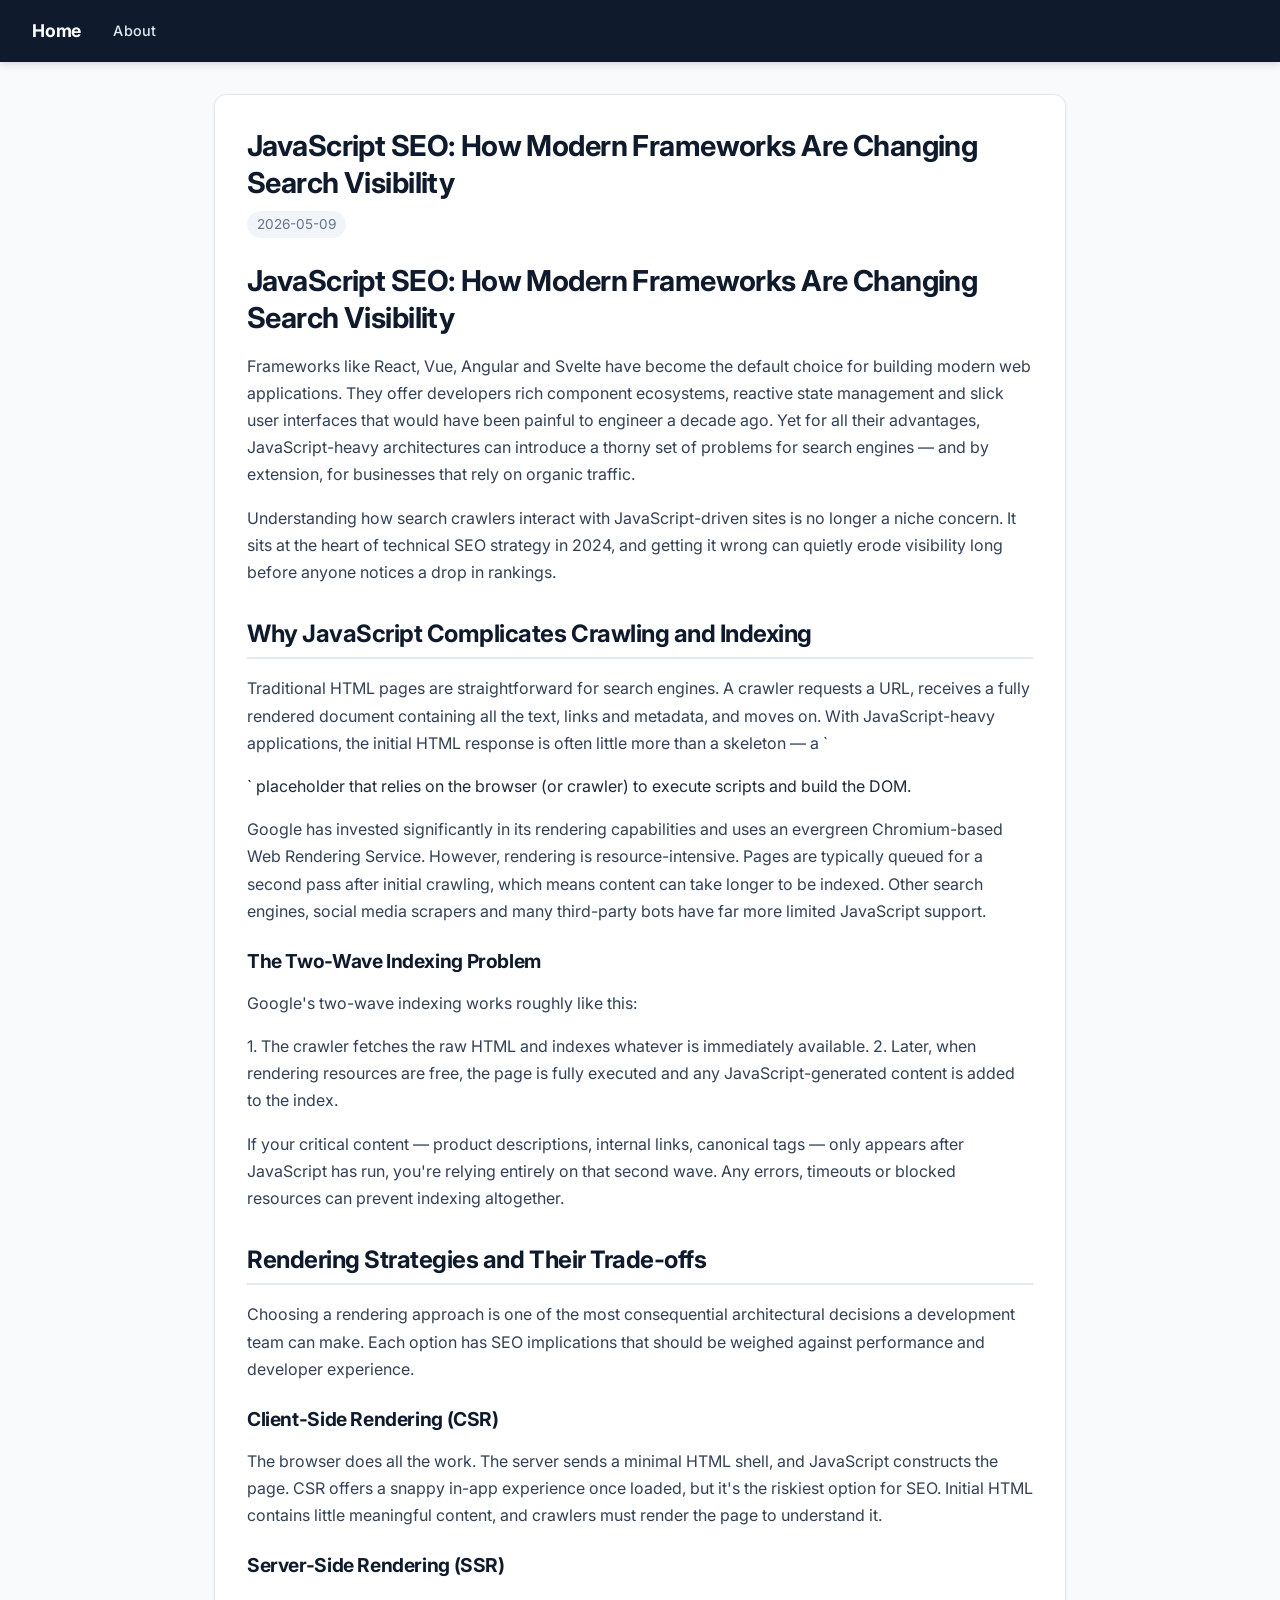
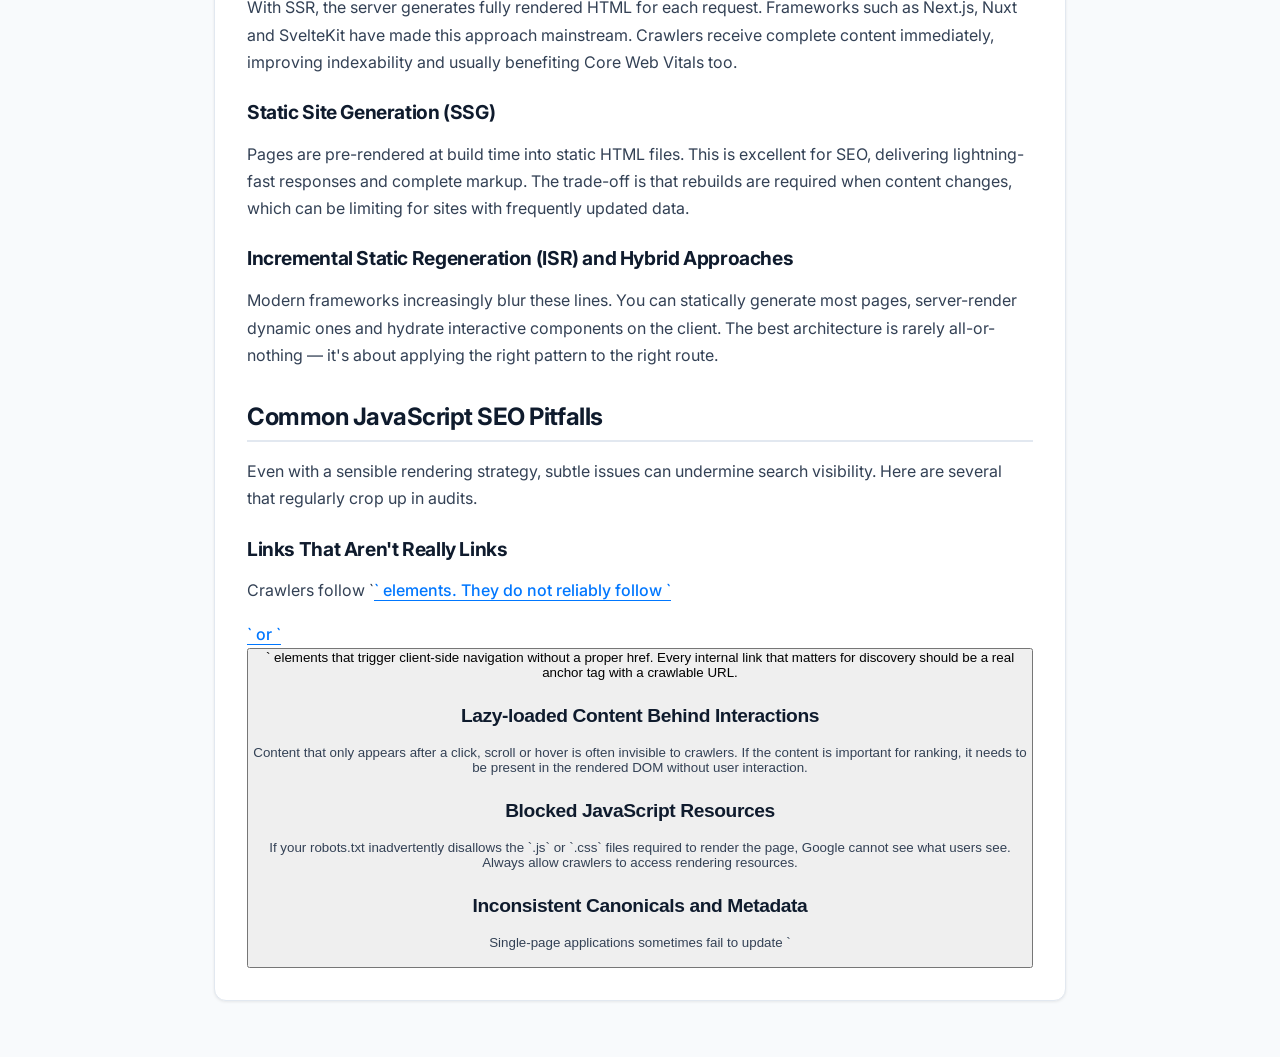
<file: posts/2026-05-09-javascript-seo-how-modern-frameworks-are-changing-search-visibility.html>
<!DOCTYPE html><html lang="en-GB"><head><meta charset="UTF-8"><meta name="viewport" content="width=device-width,initial-scale=1.0"><meta name="description" content="JavaScript frameworks have transformed how websites are built, but they've also introduced fresh challenges for search visibility. This guide explores how rendering choices affect SEO and what development teams can do to ensure their content remains discoverable."><title>JavaScript SEO: How Modern Frameworks Are Changing Search Visibility</title><link rel="preconnect" href="https://fonts.googleapis.com"><link href="https://fonts.googleapis.com/css2?family=Inter:wght@400;500;600;700;800&display=swap" rel="stylesheet"><link rel="stylesheet" href="../style.css"></head><body><nav><a href="../index.html" class="brand">Home</a> <a href="../about.html">About</a></nav><main><article><h1>JavaScript SEO: How Modern Frameworks Are Changing Search Visibility</h1><time datetime="2026-05-09">2026-05-09</time><div><h1>JavaScript SEO: How Modern Frameworks Are Changing Search Visibility</h1></p>
<p>Frameworks like React, Vue, Angular and Svelte have become the default choice for building modern web applications. They offer developers rich component ecosystems, reactive state management and slick user interfaces that would have been painful to engineer a decade ago. Yet for all their advantages, JavaScript-heavy architectures can introduce a thorny set of problems for search engines — and by extension, for businesses that rely on organic traffic.</p>
<p>Understanding how search crawlers interact with JavaScript-driven sites is no longer a niche concern. It sits at the heart of technical SEO strategy in 2024, and getting it wrong can quietly erode visibility long before anyone notices a drop in rankings.</p>
<p><h2>Why JavaScript Complicates Crawling and Indexing</h2></p>
<p>Traditional HTML pages are straightforward for search engines. A crawler requests a URL, receives a fully rendered document containing all the text, links and metadata, and moves on. With JavaScript-heavy applications, the initial HTML response is often little more than a skeleton — a `<div id="root"></div>` placeholder that relies on the browser (or crawler) to execute scripts and build the DOM.</p>
<p>Google has invested significantly in its rendering capabilities and uses an evergreen Chromium-based Web Rendering Service. However, rendering is resource-intensive. Pages are typically queued for a second pass after initial crawling, which means content can take longer to be indexed. Other search engines, social media scrapers and many third-party bots have far more limited JavaScript support.</p>
<p><h3>The Two-Wave Indexing Problem</h3></p>
<p>Google's two-wave indexing works roughly like this:</p>
<p>1. The crawler fetches the raw HTML and indexes whatever is immediately available.
2. Later, when rendering resources are free, the page is fully executed and any JavaScript-generated content is added to the index.</p>
<p>If your critical content — product descriptions, internal links, canonical tags — only appears after JavaScript has run, you're relying entirely on that second wave. Any errors, timeouts or blocked resources can prevent indexing altogether.</p>
<p><h2>Rendering Strategies and Their Trade-offs</h2></p>
<p>Choosing a rendering approach is one of the most consequential architectural decisions a development team can make. Each option has SEO implications that should be weighed against performance and developer experience.</p>
<p><h3>Client-Side Rendering (CSR)</h3></p>
<p>The browser does all the work. The server sends a minimal HTML shell, and JavaScript constructs the page. CSR offers a snappy in-app experience once loaded, but it's the riskiest option for SEO. Initial HTML contains little meaningful content, and crawlers must render the page to understand it.</p>
<p><h3>Server-Side Rendering (SSR)</h3></p>
<p>With SSR, the server generates fully rendered HTML for each request. Frameworks such as Next.js, Nuxt and SvelteKit have made this approach mainstream. Crawlers receive complete content immediately, improving indexability and usually benefiting Core Web Vitals too.</p>
<p><h3>Static Site Generation (SSG)</h3></p>
<p>Pages are pre-rendered at build time into static HTML files. This is excellent for SEO, delivering lightning-fast responses and complete markup. The trade-off is that rebuilds are required when content changes, which can be limiting for sites with frequently updated data.</p>
<p><h3>Incremental Static Regeneration (ISR) and Hybrid Approaches</h3></p>
<p>Modern frameworks increasingly blur these lines. You can statically generate most pages, server-render dynamic ones and hydrate interactive components on the client. The best architecture is rarely all-or-nothing — it's about applying the right pattern to the right route.</p>
<p><h2>Common JavaScript SEO Pitfalls</h2></p>
<p>Even with a sensible rendering strategy, subtle issues can undermine search visibility. Here are several that regularly crop up in audits.</p>
<p><h3>Links That Aren't Really Links</h3></p>
<p>Crawlers follow `<a href="...">` elements. They do not reliably follow `<div onClick={...}>` or `<button>` elements that trigger client-side navigation without a proper href. Every internal link that matters for discovery should be a real anchor tag with a crawlable URL.</p>
<p><h3>Lazy-loaded Content Behind Interactions</h3></p>
<p>Content that only appears after a click, scroll or hover is often invisible to crawlers. If the content is important for ranking, it needs to be present in the rendered DOM without user interaction.</p>
<p><h3>Blocked JavaScript Resources</h3></p>
<p>If your robots.txt inadvertently disallows the `.js` or `.css` files required to render the page, Google cannot see what users see. Always allow crawlers to access rendering resources.</p>
<p><h3>Inconsistent Canonicals and Metadata</h3></p>
<p>Single-page applications sometimes fail to update `<title>`, meta descriptions and canonical tags as the user navigates. If your framework updates these via JavaScript, verify that the rendered output actually reflects the correct values for each route.</p>
<p><h3>Soft 404s</h3></p>
<p>When a client-side route doesn't match any content, it should return a proper 404 status at the server level — not just display a 'page not found' message while returning HTTP 200. Otherwise, search engines may continue indexing empty URLs.</p>
<p><h2>Testing and Monitoring JavaScript SEO</h2></p>
<p>Because the gap between what a user sees and what a crawler sees can be significant, regular testing is essential.</p>
<p><ul><li><strong>URL Inspection in Google Search Console</strong>: reveals the exact rendered HTML Googlebot sees, including any resource load failures.</li>
<li><strong>Mobile-Friendly Test and Rich Results Test</strong>: both show rendered output and can highlight issues quickly.</li>
<li><strong>Fetch with a headless browser</strong>: tools like Puppeteer or Playwright can simulate crawler behaviour, allowing you to script checks into CI pipelines.</li>
<li><strong>Log file analysis</strong>: examining how often Googlebot crawls rendered assets versus HTML can highlight crawl budget issues.</li></ul></p>
<p>For teams that don't have dedicated technical SEO resource in-house, commissioning an independent <a href="https://debutwebconsultants.co.uk/?utm_source=owned_site&utm_medium=referral&utm_campaign=lp_13&utm_content=article_1">SEO audit service</a> can be a pragmatic way to surface rendering and indexability issues before they impact revenue. A good audit combines crawler simulations, log analysis and manual review of rendering behaviour across templates.</p>
<p><h2>Performance and SEO Are Now Inseparable</h2></p>
<p>It's worth emphasising that JavaScript SEO isn't only about whether a crawler can read your content. Page experience signals — particularly Largest Contentful Paint and Interaction to Next Paint — directly influence rankings. Large JavaScript bundles, excessive hydration and third-party scripts all contribute to poor performance metrics.</p>
<p>Techniques that help both users and search engines include:</p>
<p><ul><li>Code splitting so that each route loads only what it needs</li>
<li>Tree shaking to eliminate unused code from production bundles</li>
<li>Deferring or removing non-essential third-party scripts</li>
<li>Using streaming SSR to deliver content progressively</li>
<li>Prioritising critical CSS and fonts to reduce render-blocking</li></ul></p>
<p><h2>Looking Ahead</h2></p>
<p>As AI-driven search experiences, generative answer engines and alternative crawlers become more prominent, the assumption that Google will eventually render everything looks increasingly fragile. Providing complete, semantic HTML in the initial response is the most defensible strategy for future-proof visibility.</p>
<p>JavaScript frameworks aren't going anywhere — and nor should they. The key is to use them thoughtfully, respecting the fact that search engines, accessibility tools and performance budgets all benefit when content is available without requiring a full client-side execution cycle. Teams that treat rendering strategy as a first-class SEO concern, rather than an afterthought, will continue to earn the visibility their content deserves.
</p></div></article></main><footer>&copy; 2026 All rights reserved.</footer></body></html>
</file>
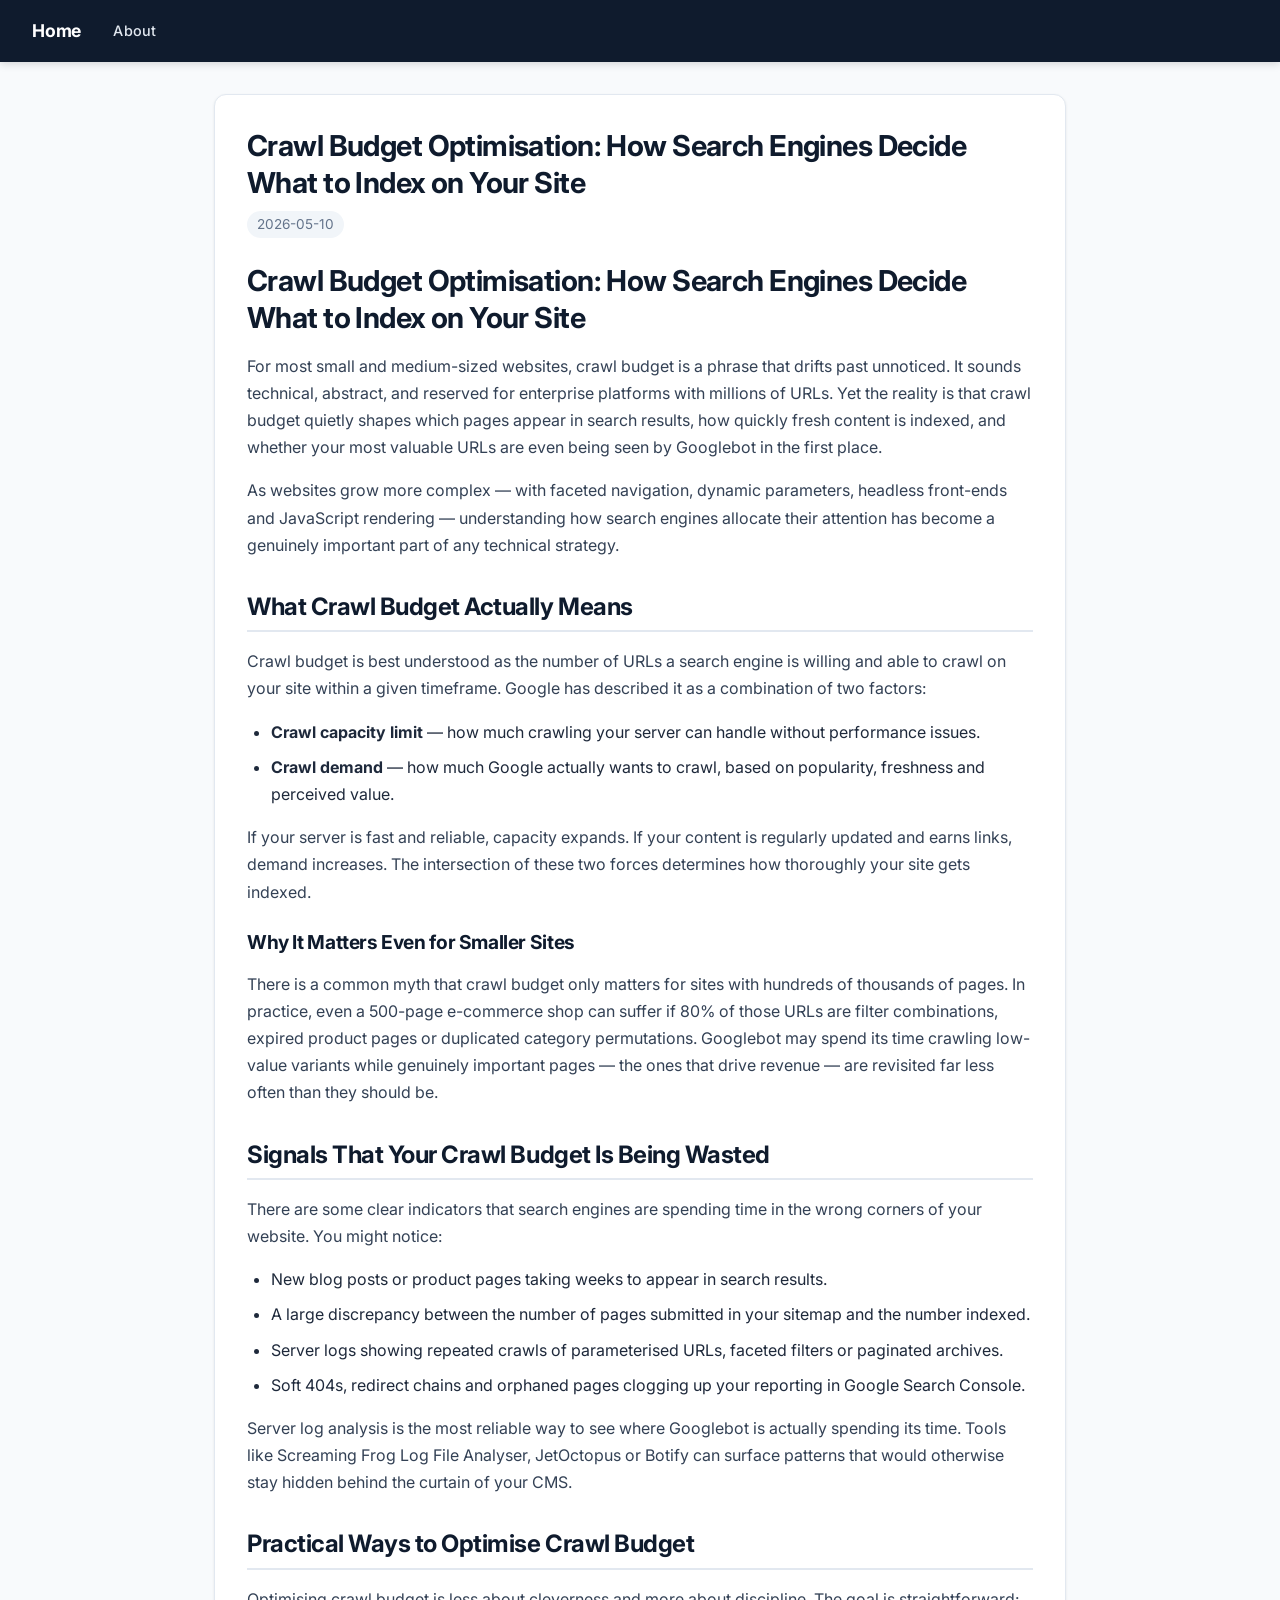
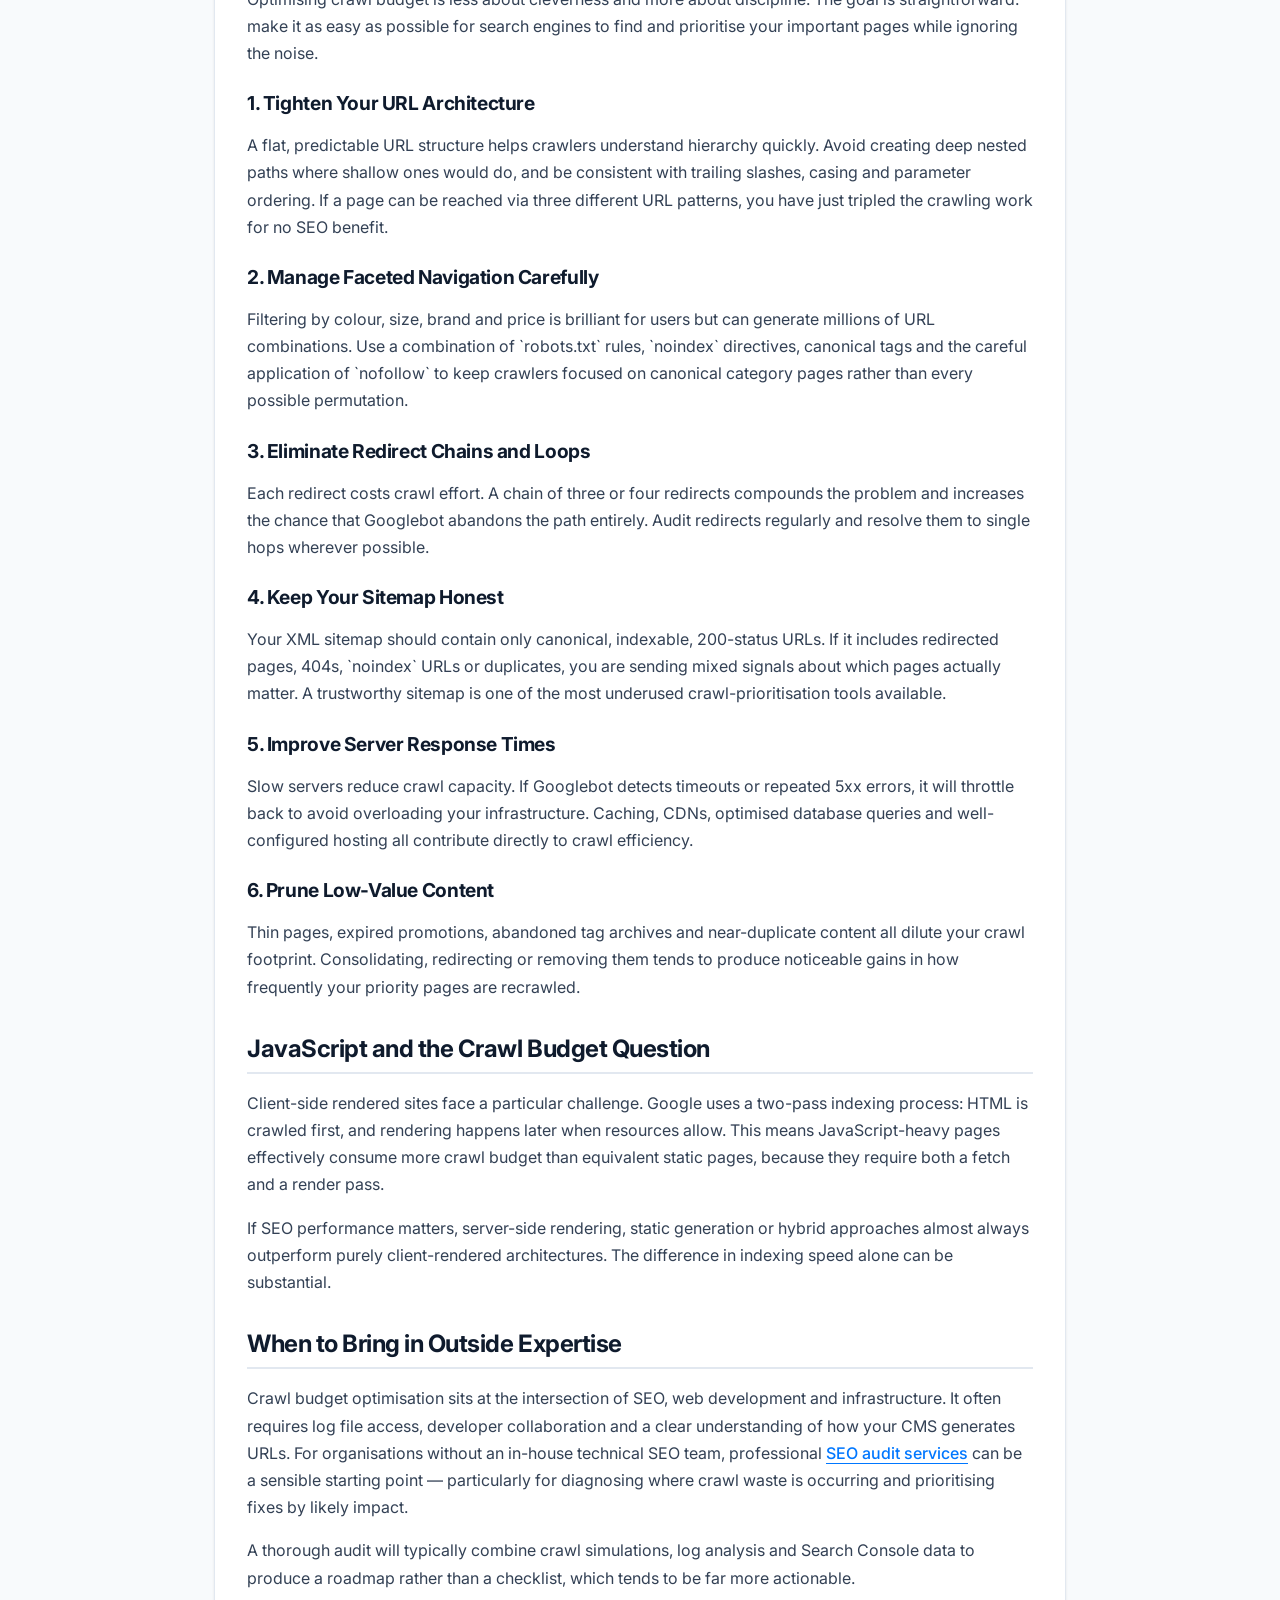
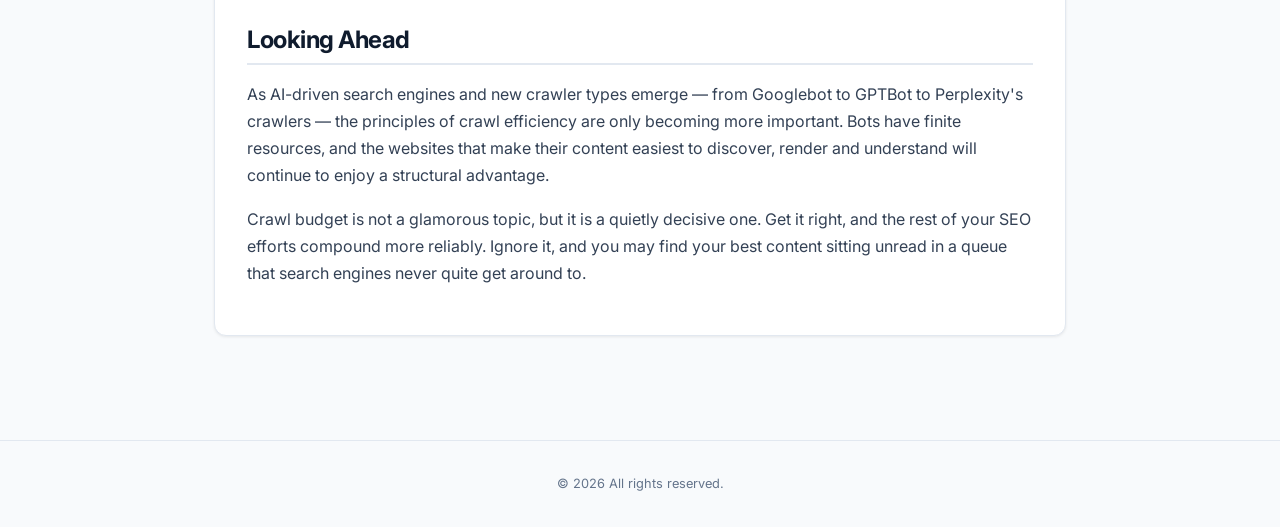
<file: posts/2026-05-10-crawl-budget-optimisation-how-search-engines-decide-what-to-index-on-your-site.html>
<!DOCTYPE html><html lang="en-GB"><head><meta charset="UTF-8"><meta name="viewport" content="width=device-width,initial-scale=1.0"><meta name="description" content="Crawl budget shapes which of your pages get indexed and how quickly. This article explores how search engines allocate crawling resources, the warning signs of waste, and the practical steps you can take to make sure your most valuable pages are seen."><title>Crawl Budget Optimisation: How Search Engines Decide What to Index on Your Site</title><link rel="preconnect" href="https://fonts.googleapis.com"><link href="https://fonts.googleapis.com/css2?family=Inter:wght@400;500;600;700;800&display=swap" rel="stylesheet"><link rel="stylesheet" href="../style.css"></head><body><nav><a href="../index.html" class="brand">Home</a> <a href="../about.html">About</a></nav><main><article><h1>Crawl Budget Optimisation: How Search Engines Decide What to Index on Your Site</h1><time datetime="2026-05-10">2026-05-10</time><div><h1>Crawl Budget Optimisation: How Search Engines Decide What to Index on Your Site</h1></p>
<p>For most small and medium-sized websites, crawl budget is a phrase that drifts past unnoticed. It sounds technical, abstract, and reserved for enterprise platforms with millions of URLs. Yet the reality is that crawl budget quietly shapes which pages appear in search results, how quickly fresh content is indexed, and whether your most valuable URLs are even being seen by Googlebot in the first place.</p>
<p>As websites grow more complex — with faceted navigation, dynamic parameters, headless front-ends and JavaScript rendering — understanding how search engines allocate their attention has become a genuinely important part of any technical strategy.</p>
<p><h2>What Crawl Budget Actually Means</h2></p>
<p>Crawl budget is best understood as the number of URLs a search engine is willing and able to crawl on your site within a given timeframe. Google has described it as a combination of two factors:</p>
<p><ul><li><strong>Crawl capacity limit</strong> — how much crawling your server can handle without performance issues.</li>
<li><strong>Crawl demand</strong> — how much Google actually wants to crawl, based on popularity, freshness and perceived value.</li></ul></p>
<p>If your server is fast and reliable, capacity expands. If your content is regularly updated and earns links, demand increases. The intersection of these two forces determines how thoroughly your site gets indexed.</p>
<p><h3>Why It Matters Even for Smaller Sites</h3></p>
<p>There is a common myth that crawl budget only matters for sites with hundreds of thousands of pages. In practice, even a 500-page e-commerce shop can suffer if 80% of those URLs are filter combinations, expired product pages or duplicated category permutations. Googlebot may spend its time crawling low-value variants while genuinely important pages — the ones that drive revenue — are revisited far less often than they should be.</p>
<p><h2>Signals That Your Crawl Budget Is Being Wasted</h2></p>
<p>There are some clear indicators that search engines are spending time in the wrong corners of your website. You might notice:</p>
<p><ul><li>New blog posts or product pages taking weeks to appear in search results.</li>
<li>A large discrepancy between the number of pages submitted in your sitemap and the number indexed.</li>
<li>Server logs showing repeated crawls of parameterised URLs, faceted filters or paginated archives.</li>
<li>Soft 404s, redirect chains and orphaned pages clogging up your reporting in Google Search Console.</li></ul></p>
<p>Server log analysis is the most reliable way to see where Googlebot is actually spending its time. Tools like Screaming Frog Log File Analyser, JetOctopus or Botify can surface patterns that would otherwise stay hidden behind the curtain of your CMS.</p>
<p><h2>Practical Ways to Optimise Crawl Budget</h2></p>
<p>Optimising crawl budget is less about cleverness and more about discipline. The goal is straightforward: make it as easy as possible for search engines to find and prioritise your important pages while ignoring the noise.</p>
<p><h3>1. Tighten Your URL Architecture</h3></p>
<p>A flat, predictable URL structure helps crawlers understand hierarchy quickly. Avoid creating deep nested paths where shallow ones would do, and be consistent with trailing slashes, casing and parameter ordering. If a page can be reached via three different URL patterns, you have just tripled the crawling work for no SEO benefit.</p>
<p><h3>2. Manage Faceted Navigation Carefully</h3></p>
<p>Filtering by colour, size, brand and price is brilliant for users but can generate millions of URL combinations. Use a combination of `robots.txt` rules, `noindex` directives, canonical tags and the careful application of `nofollow` to keep crawlers focused on canonical category pages rather than every possible permutation.</p>
<p><h3>3. Eliminate Redirect Chains and Loops</h3></p>
<p>Each redirect costs crawl effort. A chain of three or four redirects compounds the problem and increases the chance that Googlebot abandons the path entirely. Audit redirects regularly and resolve them to single hops wherever possible.</p>
<p><h3>4. Keep Your Sitemap Honest</h3></p>
<p>Your XML sitemap should contain only canonical, indexable, 200-status URLs. If it includes redirected pages, 404s, `noindex` URLs or duplicates, you are sending mixed signals about which pages actually matter. A trustworthy sitemap is one of the most underused crawl-prioritisation tools available.</p>
<p><h3>5. Improve Server Response Times</h3></p>
<p>Slow servers reduce crawl capacity. If Googlebot detects timeouts or repeated 5xx errors, it will throttle back to avoid overloading your infrastructure. Caching, CDNs, optimised database queries and well-configured hosting all contribute directly to crawl efficiency.</p>
<p><h3>6. Prune Low-Value Content</h3></p>
<p>Thin pages, expired promotions, abandoned tag archives and near-duplicate content all dilute your crawl footprint. Consolidating, redirecting or removing them tends to produce noticeable gains in how frequently your priority pages are recrawled.</p>
<p><h2>JavaScript and the Crawl Budget Question</h2></p>
<p>Client-side rendered sites face a particular challenge. Google uses a two-pass indexing process: HTML is crawled first, and rendering happens later when resources allow. This means JavaScript-heavy pages effectively consume more crawl budget than equivalent static pages, because they require both a fetch and a render pass.</p>
<p>If SEO performance matters, server-side rendering, static generation or hybrid approaches almost always outperform purely client-rendered architectures. The difference in indexing speed alone can be substantial.</p>
<p><h2>When to Bring in Outside Expertise</h2></p>
<p>Crawl budget optimisation sits at the intersection of SEO, web development and infrastructure. It often requires log file access, developer collaboration and a clear understanding of how your CMS generates URLs. For organisations without an in-house technical SEO team, professional <a href="https://debutwebconsultants.co.uk/?utm_source=owned_site&utm_medium=referral&utm_campaign=lp_14&utm_content=article_1">SEO audit services</a> can be a sensible starting point — particularly for diagnosing where crawl waste is occurring and prioritising fixes by likely impact.</p>
<p>A thorough audit will typically combine crawl simulations, log analysis and Search Console data to produce a roadmap rather than a checklist, which tends to be far more actionable.</p>
<p><h2>Looking Ahead</h2></p>
<p>As AI-driven search engines and new crawler types emerge — from Googlebot to GPTBot to Perplexity's crawlers — the principles of crawl efficiency are only becoming more important. Bots have finite resources, and the websites that make their content easiest to discover, render and understand will continue to enjoy a structural advantage.</p>
<p>Crawl budget is not a glamorous topic, but it is a quietly decisive one. Get it right, and the rest of your SEO efforts compound more reliably. Ignore it, and you may find your best content sitting unread in a queue that search engines never quite get around to.</p></div></article></main><footer>&copy; 2026 All rights reserved.</footer></body></html>
</file>
<file: style.css>
*{margin:0;padding:0;box-sizing:border-box}
:root{--primary:#0F1B2D;--accent:#0077FF;--success:#00C896;--bg:#f8fafc;--card:#ffffff;--text:#1e293b;--muted:#64748b;--border:#e2e8f0;--radius:12px;--shadow:0 1px 3px rgba(0,0,0,.08)}
body{font-family:'Inter',-apple-system,BlinkMacSystemFont,'Segoe UI',sans-serif;background:var(--bg);color:var(--text);line-height:1.7;min-height:100vh}
a{color:var(--accent);text-decoration:none;transition:color .2s}a:hover{color:#005cd1}
nav{background:var(--primary);padding:1rem 2rem;display:flex;align-items:center;gap:2rem;position:sticky;top:0;z-index:50;box-shadow:0 2px 8px rgba(0,0,0,.15)}
nav a{color:#e2e8f0;font-weight:500;font-size:.9rem;letter-spacing:.02em}nav a:hover{color:#fff}
nav .brand{font-weight:700;font-size:1.1rem;color:#fff;letter-spacing:-.01em}
.hero{background:linear-gradient(135deg,var(--primary) 0%,#1a365d 100%);color:#fff;padding:4rem 2rem;text-align:center}
.hero h1{font-size:2.4rem;font-weight:800;letter-spacing:-.03em;margin-bottom:.5rem}
.hero p{font-size:1.1rem;color:#cbd5e1;max-width:600px;margin:0 auto}
main{max-width:900px;margin:0 auto;padding:2rem 1.5rem}
h1,h2,h3{color:var(--primary);letter-spacing:-.02em;line-height:1.3}
h2{font-size:1.5rem;margin:2rem 0 1rem;padding-bottom:.5rem;border-bottom:2px solid var(--border)}
h3{font-size:1.2rem;margin:1.5rem 0 .5rem}
article{background:var(--card);border:1px solid var(--border);border-radius:var(--radius);padding:2rem;margin-bottom:1.5rem;box-shadow:var(--shadow)}
article h1{font-size:1.8rem;margin-bottom:.5rem}
article time{display:inline-block;color:var(--muted);font-size:.85rem;margin-bottom:1.5rem;padding:2px 10px;background:#f1f5f9;border-radius:20px}
article p{margin-bottom:1rem;color:#334155}
article a{font-weight:500;border-bottom:1px solid var(--accent)}
article img{max-width:100%;border-radius:8px;margin:1rem 0}
article ul,article ol{margin:1rem 0 1rem 1.5rem}article li{margin-bottom:.5rem}
article blockquote{border-left:4px solid var(--accent);padding:.5rem 1rem;margin:1.5rem 0;background:#f0f9ff;border-radius:0 8px 8px 0;font-style:italic;color:var(--muted)}
.posts-list{display:grid;gap:1.25rem}
.post-card{background:var(--card);border:1px solid var(--border);border-radius:var(--radius);padding:1.5rem;transition:box-shadow .2s,transform .2s;box-shadow:var(--shadow)}
.post-card:hover{box-shadow:0 4px 12px rgba(0,0,0,.1);transform:translateY(-2px)}
.post-card h3{margin:0 0 .3rem;font-size:1.1rem}.post-card h3 a{color:var(--primary)}.post-card h3 a:hover{color:var(--accent)}
.post-card time{font-size:.8rem;color:var(--muted)}
.post-card p{font-size:.9rem;color:var(--muted);margin-top:.5rem}
footer{text-align:center;padding:2rem;color:var(--muted);font-size:.8rem;border-top:1px solid var(--border);margin-top:3rem}
.badge{display:inline-block;padding:2px 8px;border-radius:20px;font-size:.75rem;font-weight:600;background:linear-gradient(135deg,var(--accent),var(--success));color:#fff}
@media(max-width:640px){.hero{padding:2.5rem 1.25rem}.hero h1{font-size:1.6rem}main{padding:1rem}article{padding:1.25rem}nav{padding:.75rem 1rem}}
</file>
